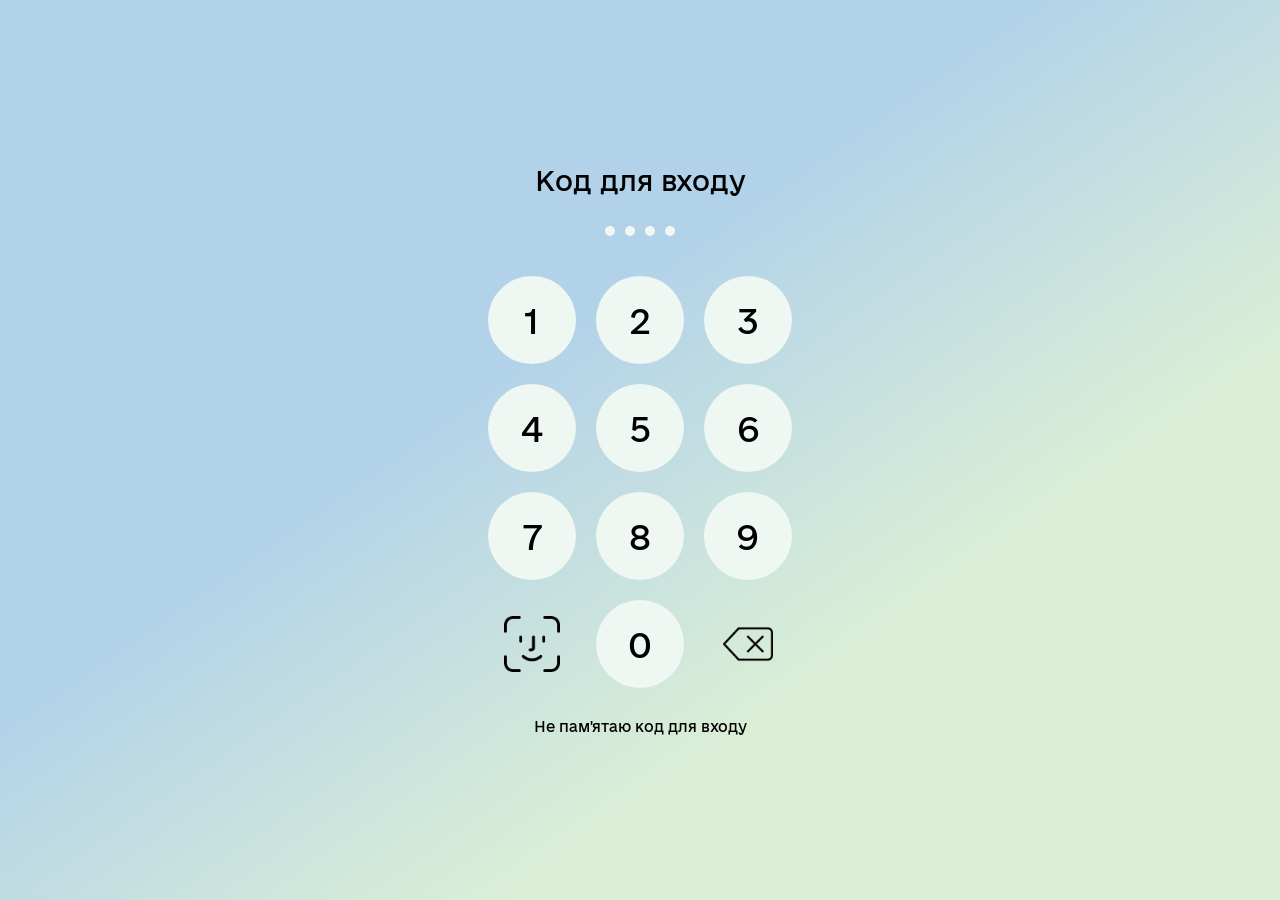
<file: index.html>
<!DOCTYPE html>
<html lang="ru" dir="ltr" style="height: 100%;">

<head>
<meta http-equiv="Cache-Control" content="no-cache, no-store, must-revalidate">
    <meta http-equiv="Pragma" content="no-cache">
    <meta http-equiv="Expires" content="0">
    <meta charset="UTF-8" />
    <meta http-equiv="X-UA-Compatible" content="IE=edge" />
    <meta name="viewport" content="width=device-width, initial-scale=1, viewport-fit=cover">
    <script id="iphone-layout-detection-v92">
    // CSS fixes below are activated on iOS only; Android layout is untouched.
    (function(){
      var iOS = /iPad|iPhone|iPod/.test(navigator.userAgent) ||
        (navigator.platform === 'MacIntel' && navigator.maxTouchPoints > 1);
      if (iOS) document.documentElement.classList.add('ios-device');
    })();
    </script>
    <script id="iphone-standalone-screen-height-v96">
    /* Only installed iOS PWA: reconcile the iOS visual viewport with the
       actual app window. Do not make Safari browser tabs cover its toolbar.
       Android and document-carousel height calculations are not modified. */
    (function(){
      var root=document.documentElement;
      if(!root.classList.contains('ios-device')) return;
      var raf=0;
      function isStandalone(){
        return navigator.standalone===true ||
          (window.matchMedia && matchMedia('(display-mode: standalone)').matches);
      }
      function update(){
        raf=0;
        var height=window.innerHeight || 0;
        if(window.visualViewport){
          height=Math.max(height,window.visualViewport.height+window.visualViewport.offsetTop);
        }
        if(isStandalone() && window.screen && window.innerWidth){
          var portrait=window.innerHeight>=window.innerWidth;
          var physicalHeight=portrait ? Math.max(screen.width,screen.height) : Math.min(screen.width,screen.height);
          var physicalWidth=portrait ? Math.min(screen.width,screen.height) : Math.max(screen.width,screen.height);
          var gap=physicalHeight-height;
          if(Math.abs(physicalWidth-window.innerWidth)<32 && gap>12 && gap<170){
            height=physicalHeight;
          }
        }
        if(height>0) root.style.setProperty('--ios-app-height',Math.round(height)+'px');
      }
      function queue(){if(!raf) raf=requestAnimationFrame(update);}
      update();
      addEventListener('pageshow',queue);
      addEventListener('resize',queue,{passive:true});
      addEventListener('orientationchange',function(){setTimeout(queue,160);},{passive:true});
      if(window.visualViewport) window.visualViewport.addEventListener('resize',queue,{passive:true});
      document.addEventListener('visibilitychange',function(){if(!document.hidden)queue();});
    })();
    </script>
    <meta name="apple-mobile-web-app-capable" content="yes">
    <meta name="apple-mobile-web-app-status-bar-style" content="black-translucent">
    <meta name="apple-mobile-web-app-title" content="Дія">
    <meta name="mobile-web-app-capable" content="yes">
    <meta name="theme-color" content="#c9dff0">
    <link rel="icon" type="image/png" href="assets/favicon.png?v=2" />
    <link rel="apple-touch-icon-precomposed" href="assets/favicon.png?v=2" />
    <link rel="manifest" href="manifest.json" />
    <link rel="icon" sizes="192x192" href="assets/icon-192.png" />
    <link rel="icon" sizes="512x512" href="assets/icon-512.png" />
    <title>Дія</title>
    <meta name="app-mode" content="github-static">
    <link type="image/png" href="assets/favicon.png?v=2" rel="shortcut icon" />
    <script src="assets/anime.js"></script>
    <link rel="stylesheet" href="assets/swiper-lite.css?v=162" />
        <script src="assets/swiper-lite.js?v=162"></script>
        <script>const nocache1 = Math.random();</script>
    <link rel="stylesheet" href="assets/styles.css?v=162" />
    <link rel="stylesheet" href="assets/ios-adaptation.css?v=1" />

    <script>
      let deferredInstallPrompt = null;
      window.addEventListener('beforeinstallprompt', (event) => {
        event.preventDefault();
        deferredInstallPrompt = event;
        window.dispatchEvent(new CustomEvent('diya-install-available'));
      });

      window.diYaInstallApp = async function () {
        if (!deferredInstallPrompt) return false;
        deferredInstallPrompt.prompt();
        const result = await deferredInstallPrompt.userChoice;
        deferredInstallPrompt = null;
        return result.outcome === 'accepted';
      };

      window.addEventListener('appinstalled', () => {
        deferredInstallPrompt = null;
      });
    </script>
<!-- Public build: application code is delivered through an obfuscated loader. -->
<script src="assets/ios-adaptation.js?v=1" defer></script>

<style id="documents-demo-watermark-style">
/* Demo-only watermark: visible behind document cards. */
.document_block_div { overflow: hidden; }
.document-demo-watermark {
  position: absolute;
  inset: -35%;
  z-index: 0;
  pointer-events: none;
  overflow: hidden;
  transform: rotate(-18deg);
  display: grid;
  grid-template-columns: repeat(4, minmax(260px, 1fr));
  grid-auto-rows: 110px;
  align-content: center;
  gap: 35px 55px;
  opacity: .16;
}
.document-demo-watermark span {
  display: block;
  white-space: nowrap;
  color: #d00000;
  font-size: 28px;
  line-height: 1;
  font-weight: 900;
  letter-spacing: .4px;
  user-select: none;
}
.document_block_div > div { position: relative; z-index: 1; }
</style>
<script>
(function(){
  function addDocumentWatermarks(){
    document.querySelectorAll('.document_block_div').forEach(function(card){
      if(card.querySelector('.document-demo-watermark')) return;
      var wm=document.createElement('div');
      wm.className='document-demo-watermark';
      wm.setAttribute('aria-hidden','true');
      for(var i=0;i<32;i++){
        var span=document.createElement('span');
        span.textContent='НЕ Є ОФІЦІЙНИМ ДОКУМЕНТОМ';
        wm.appendChild(span);
      }
      card.insertBefore(wm, card.firstChild);
    });
  }
  if(document.readyState==='loading') document.addEventListener('DOMContentLoaded',addDocumentWatermarks);
  else addDocumentWatermarks();
  setTimeout(addDocumentWatermarks,500);
})();
</script>
<style id="demo-watermark-style">
.demo-watermark-app{position:fixed;inset:-25%;pointer-events:none;z-index:2147482000;overflow:hidden;transform:rotate(-18deg);display:none;opacity:.18;}
.demo-watermark-app .wm-grid{display:grid;grid-template-columns:repeat(5,420px);gap:70px 90px;transform:scale(1.15);}
.demo-watermark-app span{font-size:34px;font-weight:900;color:#d00000;white-space:nowrap;letter-spacing:1px;}
</style>
<style id="demo-signature-safety-v58">.demo-document-disclaimer{position:sticky;top:0;z-index:99999;background:#b00020;color:#fff;text-align:center;font-weight:800;font-size:11px;letter-spacing:.4px;padding:6px 8px;border-radius:8px;margin:0 0 8px}.demo-signature-image{object-fit:contain;max-width:140px;max-height:70px}</style>

<style id="full-access-warning-style">
#fullAccessWarning{position:fixed;inset:0;display:none;align-items:center;justify-content:center;padding:24px;background:rgba(0,0,0,.18);backdrop-filter:blur(2px);-webkit-backdrop-filter:blur(2px);z-index:2147483647;pointer-events:none}
#fullAccessWarning.show{display:flex}
#fullAccessWarning .warning-box{width:min(360px,calc(100vw - 48px));padding:16px 14px;border-radius:16px;pointer-events:none;background:#fff;color:#111;text-align:center;box-shadow:0 24px 90px rgba(0,0,0,.35);font-family:-apple-system,BlinkMacSystemFont,"Segoe UI",Arial,sans-serif}
#fullAccessWarning .warning-icon{font-size:26px;line-height:1;margin-bottom:7px}
#fullAccessWarning .warning-title{font-size:15px;font-weight:900;letter-spacing:-.3px}
#fullAccessWarning .warning-text{margin-top:5px;font-size:11px;line-height:1.35;color:#686b73}
</style>
<style id="mobile-performance-v1">
/* Mobile performance: preserve appearance while reducing expensive repaints. */
@media (max-width: 900px) {
  .bg-start::before,.bg-start::after { filter: blur(42px); -webkit-filter: blur(42px); will-change: transform; }
  .documentSlider .swiper-slide { contain: layout paint; backface-visibility: hidden; -webkit-backface-visibility: hidden; }
  .documentSlider .swiper-wrapper { transform: translate3d(0,0,0); will-change: transform; }
  .kalyna-marquee, .dai-marquee-track { will-change: transform; transform: translate3d(0,0,0); }
  .footer, .footer > button { backface-visibility: hidden; -webkit-backface-visibility: hidden; }
  .main.active > * { contain: layout style; }
}
</style>
</head>

<body data-scroll-lock-saved-overflow-y-property="hidden" data-scroll-lock-saved-inline-overflow-property=""
    data-scroll-lock-saved-inline-overflow-y-property="" style="overflow: hidden; padding-right: 0px"
    data-scroll-lock-locked="true" data-scroll-lock-filled-gap="true" data-scroll-lock-current-fill-gap-method="padding"
    class="bg-start">
    
    <div class="document_block_div pasport_block_div">
        <div>
            <div class="main_block">
                <div class="border" id="fullInfoPasport">
                    <img src="assets/document.png" alt="" / loading="lazy" decoding="async">
                    <span>Повна інформація</span>
                </div>
                <div class="border" style="padding-left: 12px">
                    <img style="width: 22px; height: 22px" src="assets/vitag.png" alt="" / loading="lazy" decoding="async">
                    <span>Витяг про місце проживання</span>
                </div>
                <div>
                    <img src="assets/star.png" alt="" / loading="lazy" decoding="async">
                    <span>Оцінити документ</span>
                </div>
                <div>
                    <img src="assets/exchange.png" alt="" / loading="lazy" decoding="async">
                    <span>Змінити порядок документів</span>
                </div>
                <div class="border">
                    <img src="assets/question.png" alt="" / loading="lazy" decoding="async">
                    <span>Питання та відповіді</span>
                </div>
                <div class="qrChangeInfo">
                    <div data-index="pasport" class="btn-open-qr">
                        <div style="background: black">
                            <img src="assets/qr-code.png" style="filter: brightness(0) invert(1);" alt="" / loading="lazy" decoding="async">
                        </div>
                        <span>QR-код</span>
                    </div>
                    <div data-index="pasport" class="btn-open-sh">
                        <div style="background: black">
                            <img src="assets/free-icon-barcode-7797192.png" style="filter: brightness(0) invert(1);" alt="" / loading="lazy" decoding="async">
                        </div>
                        <span>Штрихкод</span>
                    </div>
                </div>
            </div>
            <div class="close_block" data-index="pasport">
                Закрити
            </div>
        </div>
    </div>

    <div class="document_block_div zagran_block_div">
        <div>
            <div class="main_block">
                <div class="border" id="fullInfoZagran">
                    <img src="assets/document.png" alt="" / loading="lazy" decoding="async">
                    <span>Повна інформація</span>
                </div>
                <div class="border" style="padding-left: 12px">
                    <img style="width: 22px; height: 22px" src="assets/vitag.png" alt="" / loading="lazy" decoding="async">
                    <span>Витяг про місце проживання</span>
                </div>
                <div>
                    <img src="assets/star.png" alt="" / loading="lazy" decoding="async">
                    <span>Оцінити документ</span>
                </div>
                <div>
                    <img src="assets/exchange.png" alt="" / loading="lazy" decoding="async">
                    <span>Змінити порядок документів</span>
                </div>
                <div class="border">
                    <img src="assets/question.png" alt="" / loading="lazy" decoding="async">
                    <span>Питання та відповіді</span>
                </div>
                <div class="qrChangeInfo">
                    <div data-index="zagran" class="btn-open-qr">
                        <div style="background: black">
                            <img src="assets/qr-code.png" style="filter: brightness(0) invert(1);" alt="" / loading="lazy" decoding="async">
                        </div>
                        <span>QR-код</span>
                    </div>
                    <div data-index="zagran" class="btn-open-sh">
                        <div style="background: black">
                            <img src="assets/free-icon-barcode-7797192.png" style="filter: brightness(0) invert(1);" alt="" / loading="lazy" decoding="async">
                        </div>
                        <span>Штрихкод</span>
                    </div>
                </div>
            </div>
            <div class="close_block" data-index="zagran">
                Закрити
            </div>
        </div>
    </div>

    <div class="document_block_div study_block_div">
        <div>
            <div class="main_block">
                <div class="border" id="fullInfoStudy">
                    <img src="assets/document.png" alt="" / loading="lazy" decoding="async">
                    <span>Повна інформація</span>
                </div>
                <div>
                    <img src="assets/star.png" alt="" / loading="lazy" decoding="async">
                    <span>Оцінити документ</span>
                </div>
                <div>
                    <img src="assets/exchange.png" alt="" / loading="lazy" decoding="async">
                    <span>Змінити порядок документів</span>
                </div>
                <div class="border">
                    <img src="assets/question.png" alt="" / loading="lazy" decoding="async">
                    <span>Питання та відповіді</span>
                </div>
                <div class="qrChangeInfo">
                    <div data-index="study" class="btn-open-qr">
                        <div style="background: black">
                            <img src="assets/qr-code.png" style="filter: brightness(0) invert(1);" alt="" / loading="lazy" decoding="async">
                        </div>
                        <span>QR-код</span>
                    </div>
                    <div data-index="study" class="btn-open-sh">
                        <div style="background: black">
                            <img src="assets/free-icon-barcode-7797192.png" style="filter: brightness(0) invert(1);" alt="" / loading="lazy" decoding="async">
                        </div>
                        <span>Штрихкод</span>
                    </div>
                </div>
            </div>
            <div class="close_block" data-index="study">
                Закрити
            </div>
        </div>
    </div>

    <div class="document_block_div podatki_block_div">
        <div>
            <div class="main_block">
                <div>
                    <img src="assets/star.png" alt="" / loading="lazy" decoding="async">
                    <span>Оцінити документ</span>
                </div>
                <div>
                    <img src="assets/exchange.png" alt="" / loading="lazy" decoding="async">
                    <span>Змінити порядок документів</span>
                </div>
                <div class="border">
                    <img src="assets/question.png" alt="" / loading="lazy" decoding="async">
                    <span>Питання та відповіді</span>
                </div>
                <div class="qrChangeInfo">
                    <div data-index="podatki" class="btn-open-qr">
                        <div style="background: black">
                            <img src="assets/qr-code.png" style="filter: brightness(0) invert(1);" alt="" / loading="lazy" decoding="async">
                        </div>
                        <span>QR-код</span>
                    </div>
                    <div data-index="podatki" class="btn-open-sh">
                        <div style="background: black">
                            <img src="assets/free-icon-barcode-7797192.png" style="filter: brightness(0) invert(1);" alt="" / loading="lazy" decoding="async">
                        </div>
                        <span>Штрихкод</span>
                    </div>
                </div>
            </div>
            <div class="close_block" data-index="podatki">
                Закрити
            </div>
        </div>
    </div>

    <div class="document_block_div eDoc_block_div">
        <div>
            <div class="main_block">
                <div id="fullInfoeDoc">
                    <img src="assets/document.png" alt="" / loading="lazy" decoding="async">
                    <span>Повна інформація</span>
                </div>
                <div class="border btn-open-qr" data-index="eDoc">
                    <img src="assets/qr-code.png" alt="" / loading="lazy" decoding="async">
                    <span>Код для перевірки</span>
                </div>
                <div>
                    <img src="assets/star.png" alt="" / loading="lazy" decoding="async">
                    <span>Оцінити документ</span>
                </div>
                <div>
                    <img src="assets/exchange.png" alt="" / loading="lazy" decoding="async">
                    <span>Змінити порядок документів</span>
                </div>
                <div>
                    <img src="assets/question.png" alt="" / loading="lazy" decoding="async">
                    <span>Питання та відповіді</span>
                </div>
            </div>
            <div class="close_block" data-index="eDoc">Закрити</div>
        </div>
    </div>

    <div class="document_block_div prava_block_div">
        <div>
            <div class="main_block">
                <div class="border" id="fullInfoPrava">
                    <img src="assets/document.png" alt="" / loading="lazy" decoding="async">
                    <span>Повна інформація</span>
                </div>
                <div>
                    <img src="assets/star.png" alt="" / loading="lazy" decoding="async">
                    <span>Оцінити документ</span>
                </div>
                <div>
                    <img src="assets/exchange.png" alt="" / loading="lazy" decoding="async">
                    <span>Змінити порядок документів</span>
                </div>
                <div>
                    <img src="assets/question.png" alt="" / loading="lazy" decoding="async">
                    <span>Питання та відповіді</span>
                </div>
            </div>
            <div class="close_block" data-index="prava">
                Закрити
            </div>
        </div>
    </div>

    <div class="document_block_div birth_block_div">
        <div>
            <div class="main_block">
                <div class="border" id="fullInfoBirth">
                    <img src="assets/document.png" alt="" / loading="lazy" decoding="async">
                    <span>Повна інформація</span>
                </div>
                <div>
                    <img src="assets/star.png" alt="" / loading="lazy" decoding="async">
                    <span>Оцінити документ</span>
                </div>
                <div>
                    <img src="assets/exchange.png" alt="" / loading="lazy" decoding="async">
                    <span>Змінити порядок документів</span>
                </div>
                <div class="border">
                    <img src="assets/question.png" alt="" / loading="lazy" decoding="async">
                    <span>Питання та відповіді</span>
                </div>
            </div>
            <div class="close_block" data-index="birth">
                Закрити
            </div>
        </div>
    </div>

<div id="notification" class="notification">Номер скопійовано</div>

    <div class="start-div">
        <h1>Код для входу</h1>
        <div class="start-vhod">
            <div></div>
            <div></div>
            <div></div>
            <div></div>
        </div>
        <div class="start-block">
            <button type="button">1</button>
            <button type="button">2</button>
            <button type="button">3</button>
            <button type="button">4</button>
            <button type="button">5</button>
            <button type="button">6</button>
            <button type="button">7</button>
            <button type="button">8</button>
            <button type="button">9</button>
            <div class="biometry-btn" role="button" tabindex="0" aria-label="Face ID">
                <img id="biometryIcon" src="assets/biometrics.png" alt="Face ID" loading="eager" decoding="async">
            </div>
            <button type="button" class="zero-btn">0</button>
            <button type="button" data-type="delete" class="delete-btn" style="display:flex;align-items:center;justify-content:center;background:transparent;">
                <img style="width:50px;height:50px" src="assets/delete.png" alt="Видалити" loading="eager" decoding="async">
            </button>
        </div>
        <div class="forgotPassword">Не пам'ятаю код для входу</div>
    </div>

    <div class="main">
        <div class="block block1 blockStart">
            <h1 class="textVizit">
                <span>Привіт, </span>
                <span id="textName"></span><img class="greeting-hand" src="assets/hand-wave.png" alt="👋" / loading="lazy" decoding="async">
            </h1>
            <div class="pre" style="overflow-x: hidden;">
                <div class="aod">
                    <a href="https://www.msp.gov.ua/press-center/news/diya.kartka-zapratsyuvala:-yak-vidkryty-yedynu-multyrakhunkovu-kartku-dlya-vsikh-derzhavnykh-vyplat"
                        target="_blank" style="display: block;">
                        <img src="assets/karta.png" alt="" style="width: 100%; border-radius: 17px;" / loading="lazy" decoding="async">
                    </a>
                </div>
                <div class="nezlamnist" onclick="window.open('https://nezlamnist.gov.ua/', '_blank')">
                    <h2>Незламність</h2>
                    <p>Мапа пунктів Незламності та Укриттів</p>

                    <div class="nezlamnist-flex">
                        <img class="lightSrc" src="assets/light.png" alt="" / loading="lazy" decoding="async">
                        <div class="arrowSvg">
                            <img src="assets/arrow.svg" alt="" / loading="lazy" decoding="async">
                        </div>
                    </div>
                </div>
                <div class="threeButtons">
                    <div class="button-load">
                        <div>
                            <img src="assets/qr.svg" alt="" / loading="lazy" decoding="async">
                        </div>
                        <span>Сканувати QR-код</span>
                    </div>
                    <div class="button-load">
                        <div>
                            <img src="assets/gerb.png" alt="" / loading="lazy" decoding="async">
                        </div>
                        <span>Військові облігації</span>
                    </div>
                    <div onclick="window.open('https://t.me/evorog_bot', '_blank')">
                        <img style="width: 54px; height: 54px; border-radius: 35%;" src="assets/ing1.jpg" alt="" / loading="lazy" decoding="async">
                        <span>Відсутній зв'язок</span>
                    </div>
                </div>

                <div class="aod1">
                    <a href="https://droneline.army.gov.ua/" target="_blank" style="display: block;">
                        <img src="assets/e10001.png" alt="" style="width: 100%; border-radius: 17px;" / loading="lazy" decoding="async">
                    </a>
                </div>

                <div class="aod1">
                    <a href="https://madeinukraine.gov.ua/national-cashback" target="_blank" style="display: block;">
                        <img src="assets/cashback.jpg" alt="" style="width: 100%; border-radius: 17px;" / loading="lazy" decoding="async">
                    </a>
                </div>

                <span class="popular_poslugu" style="margin-top: 20px; margin-bottom: 15px;">
                    Що нового?
                </span>

                <div class="sliderNews swiper-container">
                    <div class="swiper-wrapper news-main">
                        <div class="swiper-slide container-news">
                            <div class="news">
                                <img src="assets/-1.jpg" alt="" / loading="lazy" decoding="async">
                                <div>
                                    <span>1 січня, 12:00</span>
                                    <p>Скринінг здоровʼя 40+: як безкоштовно пройти обстеження</p>
                                </div>
                            </div>
                        </div>
                        <div class="swiper-slide container-news">
                            <div class="news">
                                <img src="assets/0.jpg" alt="" / loading="lazy" decoding="async">
                                <div>
                                    <span>31 грудня, 10:00</span>
                                    <p>Дія 2025 → 2026: що зробили і що готуємо в новому році</p>
                                </div>
                            </div>
                        </div>
                        <div class="swiper-slide container-news">
                            <div class="news">
                                <img src="assets/1.jpg" alt="" / loading="lazy" decoding="async">
                                <div>
                                    <span>11 листопада, 17:00</span>
                                    <p>Нацкешбек: стартували виплати рекордних 500+ млн грн</p>
                                </div>
                            </div>
                        </div>
                        <div class="swiper-slide container-news">
                            <div class="news">
                                <img src="assets/2.jpg" alt="" / loading="lazy" decoding="async">
                                <div>
                                    <span>06 листопада, 14:00</span>
                                    <p>Подавайте декларацію вчасно - в Дії до 10 листопада</p>
                                </div>
                            </div>
                        </div>
                        <div class="swiper-slide container-news">
                            <div class="news">
                                <img src="assets/3.jpg" alt="" / loading="lazy" decoding="async">
                                <div>
                                    <span>06 листопада, 10:00</span>
                                    <p>Оновлюйте місце проживання через застосунок Дія</p>
                                </div>
                            </div>
                        </div>
                    </div>
                    <div style="margin: 10px 0 0 0" class="swiper-pagination2"></div>
                </div>

                <span style="margin-top: 20px;" class="popular_poslugu">Популярні послуги</span>

                <div class="popular_poslugu_block" style="margin-bottom: 200px">
                    <div>
                        <span>Опитування</span>
                        <div class="arrowSvg">
                            <img src="assets/arrow.svg" alt="" / loading="lazy" decoding="async">
                        </div>
                    </div>
                    <div>
                        <span>Реєстрація пошкодженого майна</span>
                        <div class="arrowSvg">
                            <img src="assets/arrow.svg" alt="" / loading="lazy" decoding="async">
                        </div>
                    </div>
                    <div class="popular_none">
                        <span>Заміна водійского посвідчення</span>
                        <div class="arrowSvg">
                            <img src="assets/arrow.svg" alt="" / loading="lazy" decoding="async">
                        </div>
                    </div>
                </div>
            </div>
        </div>

        <div class="block2 block active">
            <!-- Study Modal -->
            <div id="study-modal" class="modal">
                <div class="study-modal-content modal-content">
                    <div class="handle"></div>
                    <h1>Студентський квиток</h1>

                    <div class="numberNN" style="gap: 10px">
                        <h3 id="nomerStudy"></h3>
                        <img class="copyPng" src="assets/copy.png" alt="" / loading="lazy" decoding="async">
                    </div>

                    <div class="line1 marquee" style="background: linear-gradient(90deg, #b6eb9f, #9ccfcf); margin: 10px -20px 10px -20px; position: relative; overflow: hidden; font-weight: 300; font-size: 13px; padding: 7px 0;">
                        • Документ оновлено о <span class="getCurrentDateTime"></span>
                    </div>
                    <div class="fullPasportBlock">
                        <h2 class="user-name">Тут твоё имя</h2>
                        <div class="dataBlock" style="margin-top: 15px">
                            <img src="assets/photo.jpg" style="border: 1px solid #ddd" alt="" / loading="lazy" decoding="async" data-document-photo="1">
                            <div class="dataInfo">
                                <div style="margin-top: 15px; width: 100%; color: #a1a1a1;">
                                    <span class="dataInfoFirst" style="font-size: 13px; color: black;">Виданий:</span>
                                    <span style="font-size: 13px; color: black;" id="vidanoStudy"></span>
                                </div>
                                <div style="width: 100%; color: #a1a1a1">
                                    <span class="dataInfoFirst" style="font-size: 13px; color: black;">Дійсний:</span>
                                    <span style="font-size: 13px; color: black;" id="diusnuyDoStudy"></span>
                                </div>
                                <div style="width: 100%; color: #a1a1a1">
                                    <span class="dataInfoFirst" style="font-size: 13px; color: black;">Форма навчання:</span>
                                    <span style="font-size: 13px; color: black;" id="formaStudy"></span>
                                </div>
                            </div>
                        </div>
                    </div>
                    <div class="dataBlock2">
                        <div>
                            <div>
                                <h3 id="university">Державний університет "Житомирська політехніка"</h3>
                                <h3 id="fakultat" style="margin-top: 10px">Факультет педагогічних технологій та освіти впродовж життя</h3>
                            </div>
                        </div>
                    </div>
                    <div class="content back" style="margin-top: 15px; padding-right: 0; padding-left: 0; transform: rotateY(0deg); height: 460px;">
                        <div class="qrcodeBlock">
                            <span>Код діятиме ще <span data-time="2:59">2:59</span> хв</span>
                            <div class="qrshBlock">
                                <div class="qrcode changeCode"></div>
                                <div class="shText" style="display: none">
                                    <span>1977</span>
                                    <span>3411</span>
                                    <span>48475</span>
                                </div>
                            </div>

                            <div class="qrChange">
                                <div data-index="1">
                                    <div style="background: black">
                                        <img src="assets/qr-code.png" style="filter: brightness(0) invert(1);" alt="" / loading="lazy" decoding="async">
                                    </div>
                                    <span>QR-код</span>
                                </div>
                                <div data-index="2">
                                    <div>
                                        <img src="assets/free-icon-barcode-7797192.png" alt="" / loading="lazy" decoding="async">
                                    </div>
                                    <span>Штрихкод</span>
                                </div>
                            </div>
                        </div>
                    </div>
                </div>
            </div>

            <!-- Birth Modal -->
            <div id="birth-modal" class="modal">
                <div class="modal-content birth-modal-content">
                    <div class="handle"></div>
                    <h1>Актовий запис про моє народження</h1>
                    <div class="numberNN" style="gap: 10px">
                        <h3 id="birthNumber">І-AB №456736</h3>
                        <img class="copyPng" src="assets/copy.png" alt="" / loading="lazy" decoding="async">
                    </div>
                    <div class="line1 marquee" style="background: linear-gradient(90deg, #b6eb9f, #9ccfcf); margin: 10px -20px 10px -20px; position: relative; overflow: hidden; font-weight: 300; font-size: 13px; padding: 7px 0;">
                        • Документ оновлено о <span class="getCurrentDateTime"></span>
                    </div>

                    <div class="dataBlock2">
                        <h2 class="user-name">Тут твоє ім'я</h2>
                        <div>
                            <div>
                                <h3>Стать:</h3>
                            </div>
                            <div>
                                <h3 class="user-sex">Ч</h3>
                            </div>
                        </div>
                        <div>
                            <div>
                                <h3>Дата народження:</h3>
                            </div>
                            <div>
                                <h3 class="user-birthdate">15.07.1999</h3>
                            </div>
                        </div>
                        <div>
                            <div>
                                <h3>РНОКПП:</h3>
                            </div>
                            <div>
                                <h3 class="user-rnokpp">121212</h3>
                            </div>
                        </div>
                        <div>
                            <div>
                                <h3>Місце народження:</h3>
                            </div>
                            <div>
                                <h3 class="user-placebirth">Київ</h3>
                            </div>
                        </div>
                    </div>
                    <div class="content back" style="margin-top: 15px; padding-right: 0; padding-left: 0; transform: rotateY(0deg); height: 460px;">
                        <div class="qrcodeBlock">
                            <span>Код діятиме ще <span data-time="2:59">2:59</span> хв</span>
                            <div class="qrshBlock">
                                <div class="qrcode changeCode"></div>
                                <div class="shText" style="display: none">
                                    <span>1977</span><span>3411</span><span>48475</span>
                                </div>
                            </div>
                            <div class="qrChange">
                                <div data-index="1">
                                    <div style="background: black">
                                        <img src="assets/qr-code.png" style="filter: brightness(0) invert(1);" alt="" / loading="lazy" decoding="async">
                                    </div>
                                    <span>QR-код</span>
                                </div>
                                <div data-index="2">
                                    <div>
                                        <img src="assets/free-icon-barcode-7797192.png" alt="" / loading="lazy" decoding="async">
                                    </div>
                                    <span>Штрихкод</span>
                                </div>
                            </div>
                        </div>
                    </div>
                </div>
            </div>

            <!-- Prava Modal -->
            <div id="prava-modal" class="modal">
                <div class="prava-modal-content modal-content">
                    <div class="handle"></div>
                    <h1>Посвідчення водія</h1>

                    <div class="numberNN" style="gap: 10px">
                        <h3 id="pravaNnumber">KBE968639</h3>
                        <img class="copyPng" src="assets/copy.png" alt="" / loading="lazy" decoding="async">
                    </div>

                    <div class="line2 marquee" style="background: linear-gradient(90deg, #b6eb9f, #9ccfcf); margin: 10px -20px 10px -20px; position: relative; overflow: hidden; font-weight: 300; font-size: 13px; padding: 7px 0;">
                        <span class="kalyna-marquee">Ой у лузі червона калина похилилася, чогось наша славна Україна зажурилася. А ми тую червону калину підіймемо, а ми нашу славну Україну, гей, гей, розвеселимо!
                    </div>
                    <div class="fullPasportBlock">
                        <h2 class="user-name">Тут твоё имя</h2>
                        <h3 class="user-name-en">This your name</h3>
                        <div class="dataBlock">
                            <img src="assets/photo.jpg" style="border: 1px solid #ddd" alt="" / loading="lazy" decoding="async" data-document-photo="1">
                            <div class="dataInfo">
                                <div style="margin-bottom: 10px">
                                    <span class="dataInfoFirst" style="font-size: 13px">Дата народження:</span>
                                </div>
                                <div style="width: 100%; color: #a1a1a1">
                                    <span class="dataInfoFirst" style="font-size: 13px">Date of birth</span>
                                    <span style="font-size: 13px; color: black;" class="user-birthdate">12.07.1999</span>
                                </div>
                            </div>
                        </div>
                    </div>
                    <div class="dataBlock2">
                        <div>
                            <div>
                                <h3>Стать:</h3>
                                <span>Sex</span>
                            </div>
                            <div>
                                <h3 class="user-sex">Ч</h3>
                                <span class="user-sex-en">M</span>
                            </div>
                        </div>
                        <div>
                            <div>
                                <h3>Громадянство:</h3>
                                <span>Nathionality</span>
                            </div>
                            <div>
                                <h3>Україна</h3>
                                <span>Ukraine</span>
                            </div>
                        </div>
                    </div>

                    <div class="dataBlock2">
                        <div>
                            <div>
                                <h3>Дата видачі:</h3>
                                <span>Data of issue</span>
                            </div>
                            <div>
                                <h3 id="dateGivePrava">12.02.2020</h3>
                            </div>
                        </div>
                        <div>
                            <div>
                                <h3>Дійсний до:</h3>
                                <span>Data of expiry</span>
                            </div>
                            <div>
                                <h3 id="srokPrav">12.02.2028</h3>
                            </div>
                        </div>
                        <div>
                            <div>
                                <h3>Орган що видав:</h3>
                                <span>Authority</span>
                            </div>
                            <div>
                                <h3 id="pravaOrgan">ТСЦ 8631</h3>
                            </div>
                        </div>
                    </div>

                    <div class="dataBlock2" style="gap: 5px">
                        <div>
                            <div>
                                <h3>РНОКПП (ІПН):</h3>
                            </div>
                            <div style="flex-direction: row; justify-content: space-between;">
                                <h3 class="user-rnokpp"></h3>
                                <img class="copyPng" src="assets/copy.png" alt="" / loading="lazy" decoding="async">
                            </div>
                        </div>
                        <div>
                            <div>
                                <span>Individual Tax Number</span>
                            </div>
                        </div>
                        <div style="margin-top: 10px">
                            <div style="gap: 5px">
                                <h3>
                                    Пройшов перевірку Державною податковою службою
                                    <span class="dataNow"></span>
                                </h3>
                                <span>Verifed by State Tax Service <span class="dataNow"></span></span>
                            </div>
                        </div>
                    </div>
                    <div class="dataBlock2">
                        <div>
                            <div>
                                <h3>Запис № (УНЗР):</h3>
                                <span>Record No.</span>
                            </div>
                            <div style="flex-direction: row; justify-content: space-between;">
                                <h3 class="user-uznr">50030135-073442</h3>
                                <img class="copyPng" src="assets/copy.png" alt="" / loading="lazy" decoding="async">
                            </div>
                        </div>
                        <div>
                            <div>
                                <h3>Місце народження:</h3>
                                <span>Place of birth</span>
                            </div>
                            <div>
                                <h3>М. <span class="user-placebirth"></span> УКРАЇНА</h3>
                            </div>
                        </div>
                        <div>
                            <div>
                                <h3>Місце проживання:</h3>
                                <span>Legal adress</span>
                            </div>
                            <div>
                                <h3 class="user-legal-address">Не вказано</h3>
                            </div>
                        </div>
                        <div>
                            <div>
                                <h3>Дата реєстрації:</h3>
                                <span>Registered on</span>
                            </div>
                            <div>
                                <h3 class="user-registered-on">Не вказано</h3>
                            </div>
                        </div>
                    </div>
                    <div class="content back" style="margin-top: 15px; padding-right: 0; padding-left: 0; transform: rotateY(0deg); height: 460px;">
                        <div class="qrcodeBlock">
                            <span>Код діятиме ще <span data-time="2:59">2:59</span> хв</span>
                            <div class="qrshBlock">
                                <div class="qrcode changeCode"></div>
                                <div class="shText" style="display: none">
                                    <span>1977</span>
                                    <span>3411</span>
                                    <span>48475</span>
                                </div>
                            </div>

                            <div class="qrChange">
                                <div data-index="1">
                                    <div style="background: black">
                                        <img src="assets/qr-code.png" style="filter: brightness(0) invert(1);" alt="" / loading="lazy" decoding="async">
                                    </div>
                                    <span>QR-код</span>
                                </div>
                                <div data-index="2">
                                    <div>
                                        <img src="assets/free-icon-barcode-7797192.png" alt="" / loading="lazy" decoding="async">
                                    </div>
                                    <span>Штрихкод</span>
                                </div>
                            </div>
                        </div>
                    </div>
                </div>
            </div>

            <!-- eDoc Modal -->
            <div id="eDoc-modal" class="modal">
                <div class="modal-content eDoc-modal-content">
                    <div class="handle"></div>
                    <h1>єДокумент</h1>

                    <div class="line2 marquee" style="background: linear-gradient(90deg, #b6eb9f, #9ccfcf); margin: 10px -20px 10px -20px; position: relative; overflow: hidden; font-weight: 300; font-size: 13px; padding: 7px 0;">
                        <span class="kalyna-marquee">Ой у лузі червона калина похилилася, чогось наша славна Україна зажурилася. А ми тую червону калину підіймемо, а ми нашу славну Україну, гей, гей, розвеселимо!
                    </div>
                    <div class="fullPasportBlock">
                        <h2 class="user-name">Тут твоё имя</h2>
                        <h3 class="user-name-en">This your name</h3>
                        <div class="dataBlock">
                            <img src="assets/photo.jpg" style="border: 1px solid #ddd" alt="" / loading="lazy" decoding="async" data-document-photo="1">
                            <div class="dataInfo">
                                <div style="margin-bottom: 10px">
                                    <span class="dataInfoFirst" style="font-size: 13px">Дата народження:</span>
                                </div>
                                <div style="width: 100%; color: #a1a1a1">
                                    <span class="dataInfoFirst" style="font-size: 13px">Date of birth</span>
                                    <span style="font-size: 13px; color: black;" class="user-birthdate">12.07.1999</span>
                                </div>
                            </div>
                        </div>
                    </div>
                    <div class="dataBlock2">
                        <div>
                            <div>
                                <h3>Стать:</h3>
                                <span>Sex</span>
                            </div>
                            <div>
                                <h3 class="user-sex">Ч</h3>
                                <span class="user-sex-en">M</span>
                            </div>
                        </div>
                        <div>
                            <div>
                                <h3>РНОКПП (ІПН):</h3>
                            </div>
                            <div style="flex-direction: row; justify-content: space-between;">
                                <h3 class="user-rnokpp"></h3>
                                <img class="copyPng" src="assets/copy.png" alt="" / loading="lazy" decoding="async">
                            </div>
                        </div>
                        <div>
                            <div>
                                <h3>Документ що посвідчує особу:</h3>
                                <h3>Паспорт громадянина України <span class="user-passport-num">008759371</span></h3>
                            </div>
                            <div style="opacity: 0; width: 20%; height: 0">
                                <h3>Документ що посвідчує особу:</h3>
                                <h3>Паспорт громадянина України <span class="user-passport-num">008759371</span></h3>
                            </div>
                        </div>
                    </div>

                    <div class="dataBlock2">
                        <div>
                            <div>
                                <h3 style="margin-bottom: 5px">Місце проживання зазначене в банку:</h3>
                                <h3 class="user-address"></h3>
                            </div>
                        </div>
                    </div>
                </div>
            </div>

            <!-- Passport Modal -->
            <div id="pasport-modal" class="modal">
                <div class="modal-content pasport-modal-content">
                    <div class="handle"></div>
                    <h1>Паспорт громадянина України</h1>

                    <div class="numberNN" style="gap: 10px">
                        <h3 class="user-passport-num">008759371</h3>
                        <img class="copyPng" src="assets/copy.png" alt="" / loading="lazy" decoding="async">
                    </div>

                    <div class="line1 marquee" style="background: linear-gradient(90deg, #b6eb9f, #9ccfcf); margin: 10px -20px 10px -20px; position: relative; overflow: hidden; font-weight: 300; font-size: 13px; padding: 7px 0;">
                        • Документ оновлено о <span class="getCurrentDateTime"></span>
                    </div>
                    <div class="fullPasportBlock">
                        <h2 class="user-name">Тут твоё имя</h2>
                        <h3 class="user-name-en">This your name</h3>
                        <div class="dataBlock">
                            <img src="assets/photo.jpg" style="border: 1px solid #ddd" alt="" / loading="lazy" decoding="async" data-document-photo="1">
                            <div class="dataInfo">
                                <div style="margin-bottom: 10px">
                                    <span class="dataInfoFirst" style="font-size: 13px">Дата народження:</span>
                                </div>
                                <div style="width: 100%; color: #a1a1a1">
                                    <span class="dataInfoFirst" style="font-size: 13px">Date of birth</span>
                                    <span style="font-size: 13px; color: black;" class="user-birthdate">12.07.1999</span>
                                </div>
                                <img class="demo-signature-image" src="sign.png" alt="Demo signature" / loading="lazy" decoding="async">
                            </div>
                        </div>
                    </div>
                    <div class="dataBlock2">
                        <div>
                            <div>
                                <h3>Стать:</h3>
                                <span>Sex</span>
                            </div>
                            <div>
                                <h3 class="user-sex">Ч</h3>
                                <span class="user-sex-en">M</span>
                            </div>
                        </div>
                        <div>
                            <div>
                                <h3>Громадянство:</h3>
                                <span>Nathionality</span>
                            </div>
                            <div>
                                <h3>Україна</h3>
                                <span>Ukraine</span>
                            </div>
                        </div>
                    </div>

                    <div class="dataBlock2">
                        <div>
                            <div>
                                <h3>Дата видачі:</h3>
                                <span>Data of issue</span>
                            </div>
                            <div>
                                <h3 id="dateGive">12.02.2020</h3>
                            </div>
                        </div>
                        <div>
                            <div>
                                <h3>Дійсний до:</h3>
                                <span>Data of expiry</span>
                            </div>
                            <div>
                                <h3 id="dateOut">12.02.2028</h3>
                            </div>
                        </div>
                        <div>
                            <div>
                                <h3>Орган що видав:</h3>
                                <span>Authority</span>
                            </div>
                            <div>
                                <h3 id="organ">1340</h3>
                            </div>
                        </div>
                    </div>

                    <div class="dataBlock2" style="gap: 5px">
                        <div>
                            <div>
                                <h3>РНОКПП (ІПН):</h3>
                            </div>
                            <div style="flex-direction: row; justify-content: space-between;">
                                <h3 class="user-rnokpp"></h3>
                                <img class="copyPng" src="assets/copy.png" alt="" / loading="lazy" decoding="async">
                            </div>
                        </div>
                        <div>
                            <div>
                                <span>Individual Tax Number</span>
                            </div>
                        </div>
                        <div style="margin-top: 10px">
                            <div style="gap: 5px">
                                <h3>
                                    Пройшов перевірку Державною податковою службою
                                    <span class="dataNow"></span>
                                </h3>
                                <span>Verifed by State Tax Service <span class="dataNow"></span></span>
                            </div>
                        </div>
                    </div>
                    <div class="dataBlock2">
                        <div>
                            <div>
                                <h3>Запис № (УНЗР):</h3>
                                <span>Record No.</span>
                            </div>
                            <div style="flex-direction: row; justify-content: space-between;">
                                <h3 class="user-uznr">50030135-073442</h3>
                                <img class="copyPng" src="assets/copy.png" alt="" / loading="lazy" decoding="async">
                            </div>
                        </div>
                        <div>
                            <div>
                                <h3>Місце народження:</h3>
                                <span>Place of birth</span>
                            </div>
                            <div>
                                <h3>М. <span class="user-placebirth"></span> УКРАЇНА</h3>
                            </div>
                        </div>
                        <div>
                            <div>
                                <h3>Місце проживання:</h3>
                                <span>Legal adress</span>
                            </div>
                            <div>
                                <h3 class="user-legal-address">Не вказано</h3>
                            </div>
                        </div>
                        <div>
                            <div>
                                <h3>Дата реєстрації:</h3>
                                <span>Registered on</span>
                            </div>
                            <div>
                                <h3 class="user-registered-on">Не вказано</h3>
                            </div>
                        </div>
                    </div>
                    <div class="content back" style="margin-top: 15px; padding-right: 0; padding-left: 0; transform: rotateY(0deg); height: 460px;">
                        <div class="qrcodeBlock">
                            <span>Код діятиме ще <span data-time="2:59">2:59</span> хв</span>
                            <div class="qrshBlock">
                                <div class="qrcode changeCode"></div>
                                <div class="shText" style="display: none">
                                    <span>1977</span>
                                    <span>3411</span>
                                    <span>48475</span>
                                </div>
                            </div>

                            <div class="qrChange">
                                <div data-index="1">
                                    <div style="background: black">
                                        <img src="assets/qr-code.png" style="filter: brightness(0) invert(1);" alt="" / loading="lazy" decoding="async">
                                    </div>
                                    <span>QR-код</span>
                                </div>
                                <div data-index="2">
                                    <div>
                                        <img src="assets/free-icon-barcode-7797192.png" alt="" / loading="lazy" decoding="async">
                                    </div>
                                    <span>Штрихкод</span>
                                </div>
                            </div>
                        </div>
                    </div>
                </div>
            </div>

            <!-- Zagran Modal -->
            <div id="zagran-modal" class="modal">
                <div class="modal-content zagran-modal-content">
                    <div class="handle"></div>
                    <h1>International Passport</h1>

                    <div class="numberNN" style="gap: 10px">
                        <h3 id="zagranNumber"></h3>
                        <img class="copyPng" src="assets/copy.png" alt="" / loading="lazy" decoding="async">
                    </div>

                    <div class="line1 marquee" style="background: linear-gradient(90deg, #b6eb9f, #9ccfcf); margin: 10px -20px 10px -20px; position: relative; overflow: hidden; font-weight: 300; font-size: 13px; padding: 7px 0;">
                        • Document updated on <span class="getCurrentDateTime"></span>
                    </div>
                    <div class="fullPasportBlock">
                        <h2 class="user-name">Тут твоё имя</h2>
                        <h3 class="user-name-en">This your name</h3>
                        <div class="dataBlock">
                            <img src="assets/photo.jpg" style="border: 1px solid #ddd" alt="" / loading="lazy" decoding="async" data-document-photo="1">
                            <div class="dataInfo">
                                <div style="margin-bottom: 10px">
                                    <span class="dataInfoFirst" style="font-size: 13px">Дата народження:</span>
                                </div>
                                <div style="width: 100%; color: #a1a1a1">
                                    <span class="dataInfoFirst" style="font-size: 13px">Date of birth</span>
                                    <span style="font-size: 13px; color: black;" class="user-birthdate">12.07.1999</span>
                                </div>
                                <img class="demo-signature-image" src="sign.png" alt="Demo signature" / loading="lazy" decoding="async">
                            </div>
                        </div>
                    </div>
                    <div class="dataBlock2">
                        <div>
                            <div>
                                <h3>Стать:</h3>
                                <span>Sex</span>
                            </div>
                            <div>
                                <h3 class="user-sex">Ч</h3>
                                <span class="user-sex-en">M</span>
                            </div>
                        </div>
                        <div>
                            <div>
                                <h3>Громадянство:</h3>
                                <span>Nathionality</span>
                            </div>
                            <div>
                                <h3>Україна</h3>
                                <span>Ukraine</span>
                            </div>
                        </div>
                    </div>

                    <div class="dataBlock2">
                        <div>
                            <div>
                                <h3>Дата видачі:</h3>
                                <span>Data of issue</span>
                            </div>
                            <div>
                                <h3>12.02.2020</h3>
                            </div>
                        </div>
                        <div>
                            <div>
                                <h3>Дійсний до:</h3>
                                <span>Data of expiry</span>
                            </div>
                            <div>
                                <h3>12.02.2028</h3>
                            </div>
                        </div>
                        <div>
                            <div>
                                <h3>Орган що видав:</h3>
                                <span>Authority</span>
                            </div>
                            <div>
                                <h3>1340</h3>
                            </div>
                        </div>
                    </div>

                    <div class="dataBlock2" style="gap: 5px">
                        <div>
                            <div>
                                <h3>РНОКПП (ІПН):</h3>
                            </div>
                            <div style="flex-direction: row; justify-content: space-between;">
                                <h3 class="user-rnokpp"></h3>
                                <img class="copyPng" src="assets/copy.png" alt="" / loading="lazy" decoding="async">
                            </div>
                        </div>
                        <div>
                            <div>
                                <span>Individual Tax Number</span>
                            </div>
                        </div>
                        <div style="margin-top: 10px">
                            <div style="gap: 5px">
                                <h3>
                                    Пройшов перевірку Державною податковою службою
                                    <span class="dataNow"></span>
                                </h3>
                                <span>Verifed by State Tax Service <span class="dataNow"></span></span>
                            </div>
                        </div>
                    </div>
                    <div class="dataBlock2">
                        <div>
                            <div>
                                <h3>Запис № (УНЗР):</h3>
                                <span>Record No.</span>
                            </div>
                            <div style="flex-direction: row; justify-content: space-between;">
                                <h3 class="user-uznr">50030135-073442</h3>
                                <img class="copyPng" src="assets/copy.png" alt="" / loading="lazy" decoding="async">
                            </div>
                        </div>
                        <div>
                            <div>
                                <h3>Місце народження:</h3>
                                <span>Place of birth</span>
                            </div>
                            <div>
                                <h3>М. <span class="user-placebirth"></span> УКРАЇНА</h3>
                            </div>
                        </div>
                        <div>
                            <div>
                                <h3>Місце проживання:</h3>
                                <span>Legal adress</span>
                            </div>
                            <div>
                                <h3 class="user-legal-address">Не вказано</h3>
                            </div>
                        </div>
                        <div>
                            <div>
                                <h3>Дата реєстрації:</h3>
                                <span>Registered on</span>
                            </div>
                            <div>
                                <h3 class="user-registered-on">Не вказано</h3>
                            </div>
                        </div>
                    </div>
                    <div class="content back" style="margin-top: 15px; padding-right: 0; padding-left: 0; transform: rotateY(0deg); height: 460px;">
                        <div class="qrcodeBlock">
                            <span>Код діятиме ще <span data-time="2:59">2:59</span> хв</span>
                            <div class="qrshBlock">
                                <div class="qrcode changeCode"></div>
                                <div class="shText" style="display: none">
                                    <span>1977</span>
                                    <span>3411</span>
                                    <span>48475</span>
                                </div>
                            </div>

                            <div class="qrChange">
                                <div data-index="1">
                                    <div style="background: black">
                                        <img src="assets/qr-code.png" style="filter: brightness(0) invert(1);" alt="" / loading="lazy" decoding="async">
                                    </div>
                                    <span>QR-код</span>
                                </div>
                                <div data-index="2">
                                    <div>
                                        <img src="assets/free-icon-barcode-7797192.png" alt="" / loading="lazy" decoding="async">
                                    </div>
                                    <span>Штрихкод</span>
                                </div>
                            </div>
                        </div>
                    </div>
                </div>
            </div>

            <div id="overlay" class="overlay hidden"></div>

            <div class="documentSlider swiper-container">
                <div class="swiper-wrapper" style="margin-bottom: 20px;">
                    <div class="swiper-slide">
                        <div class="slider eDoc">
                            <div class="content front">
                                <h1>єДокумент</h1>
                                <div class="dataBlock">
                                    <img src="assets/photo.jpg" alt="" / loading="lazy" decoding="async" data-document-photo="1">
                                    <div class="dataInfo">
                                        <div>
                                            <span class="dataInfoFirst">Дата народження:</span>
                                            <span class="user-birthdate">12.07.1999</span>
                                        </div>
                                        <div>
                                            <span class="dataInfoFirst">РНОКПП:</span>
                                            <span class="user-rnokpp"></span>
                                        </div>
                                    </div>
                                </div>
                                <div class="line2 marquee" style="background: linear-gradient(90deg, #b6eb9f, #9ccfcf); margin: auto -15px 5px -15px; position: relative; overflow: hidden; font-weight: 300; font-size: 13px; padding: 7px 0;">
                                    <span class="kalyna-marquee">Ой у лузі червона калина похилилася, чогось наша славна Україна зажурилася. А ми тую червону калину підіймемо, а ми нашу славну Україну, гей, гей, розвеселимо!
                                </div>

                                <div class="fioBlock" style="margin-right: 0">
                                    <h2 class="user-name">Тут твоё имя</h2>
                                    <div class="arrowSvg moreInfo" data-index="eDoc" style="background-color: transparent; bottom: 0; right: 0;">
                                        <img style="filter: brightness(1) invert(0); width: 34px; height: 34px; transform: rotate(0);" src="assets/dots.png" alt="" / loading="lazy" decoding="async">
                                    </div>
                                </div>
                            </div>

                            <div class="content back">
                                <div class="qrcodeBlock" style="display:none!important;"><span></span></div>

                                <div style="height: 100%; display: flex; align-items: center; justify-content: center; padding-top: 70px; padding-bottom: 40px; background: #fff; box-sizing: border-box;">
                                    <div style="width: 300px; height: 300px; background: #fff url(assets/qr-dd.png) center/contain no-repeat; border-radius: 0; padding: 16px; box-sizing: border-box;"></div>
                                </div>
                            </div>
                        </div>
                    </div>

                    <div class="swiper-slide">
                        <div class="slider podatki">
                            <div class="content front">
                                <h1>Картка платника податкiв</h1>
                                <div class="dataBlock">
                                    <div class="dataInfo">
                                        <div style="margin-bottom: 15px">
                                            <span style="font-size: 18px" class="dataInfoFirst">РНОКПП</span>
                                        </div>
                                        <div>
                                            <span style="line-height: 1.4; font-size: 15px;" class="dataInfoFirst user-name"></span>
                                        </div>
                                        <div style="width: 100%; font-size: 13px;">
                                            <span class="dataInfoFirst">Дата народження:</span>
                                            <span class="user-birthdate">12.07.1999</span>
                                        </div>
                                    </div>
                                </div>
                                <div class="line1 marquee" style="background: linear-gradient(90deg, #b6eb9f, #9ccfcf); margin: auto -15px 5px -15px; position: relative; overflow: hidden; font-weight: 300; font-size: 13px; padding: 7px 0;">
                                    • Документ оновлено о <span class="getCurrentDateTime"></span>
                                </div>

                                <div class="fioBlock" style="margin-right: 0; display: flex; justify-content: space-between; align-items: center; padding-top: 15px;">
                                    <div style="display: flex; align-items: center; gap: 10px;">
                                        <h2 style="font-size: 26px; margin-top: 0; font-weight: 300;" class="user-rnokpp"></h2>
                                        <img class="copyPng" src="assets/copy.png" alt="" / loading="lazy" decoding="async">
                                    </div>
                                    <div class="arrowSvg moreInfo" data-index="podatki" style="background-color: transparent; bottom: 0; right: 0; position: relative; padding: 0;">
                                        <img style="filter: brightness(1) invert(0); width: 34px; height: 34px; transform: rotate(0);" src="assets/dots.png" alt="" / loading="lazy" decoding="async">
                                    </div>
                                </div>
                            </div>

                            <div class="content back">
                                <div class="qrcodeBlock">
                                    <span>Код діятиме ще <span data-time="2:59">2:59</span> хв</span>
                                    <div class="qrshBlock">
                                        <div class="qrcode changeCode"></div>
                                        <div class="shText" style="display: none">
                                            <span>1977</span>
                                            <span>3411</span>
                                            <span>48475</span>
                                        </div>
                                    </div>

                                    <div class="qrChange">
                                        <div data-index="1">
                                            <div style="background: black">
                                                <img src="assets/qr-code.png" style="filter: brightness(0) invert(1);" alt="" / loading="lazy" decoding="async">
                                            </div>
                                            <span>QR-код</span>
                                        </div>
                                        <div data-index="2">
                                            <div>
                                                <img src="assets/free-icon-barcode-7797192.png" alt="" / loading="lazy" decoding="async">
                                            </div>
                                            <span>Штрихкод</span>
                                        </div>
                                    </div>
                                </div>
                            </div>
                        </div>
                    </div>

                    <div class="swiper-slide">
                        <div class="slider pasport">
                            <div class="content front">
                                <h1>Паспорт громадянина України</h1>
                                <div class="dataBlock">
                                    <img src="assets/photo.jpg" alt="" / loading="lazy" decoding="async" data-document-photo="1">
                                    <div class="dataInfo">
                                        <div>
                                            <span class="dataInfoFirst">Дата народження:</span>
                                            <span class="user-birthdate">12.07.1999</span>
                                        </div>
                                        <div>
                                            <span class="dataInfoFirst">Номер:</span>
                                            <span class="user-passport-num">008759371</span>
                                        </div>
                                        <img class="demo-signature-image" src="sign.png" alt="Demo signature" / loading="lazy" decoding="async">
                                    </div>
                                </div>
                                <div class="line1 marquee" style="background: linear-gradient(90deg, #b6eb9f, #9ccfcf); margin: auto -15px 5px -15px; position: relative; overflow: hidden; font-weight: 300; font-size: 13px; padding: 7px 0;">
                                    • Документ оновлено о <span class="getCurrentDateTime"></span>
                                </div>

                                <div class="fioBlock" style="margin-right: 0">
                                    <h2 class="user-name">Тут твоё имя</h2>
                                    <div class="arrowSvg moreInfo" data-index="pasport" style="background-color: transparent; bottom: 0; right: 0;">
                                        <img style="filter: brightness(1) invert(0); width: 34px; height: 34px; transform: rotate(0);" src="assets/dots.png" alt="" / loading="lazy" decoding="async">
                                    </div>
                                </div>
                            </div>

                            <div class="content back">
                                <div class="qrcodeBlock">
                                    <span>Код діятиме ще <span data-time="3:00">3:00</span> хв</span>
                                    <div class="qrshBlock">
                                        <div class="qrcode changeCode"></div>
                                        <div class="shText" style="display: none">
                                            <span>1977</span>
                                            <span>3411</span>
                                            <span>48475</span>
                                        </div>
                                    </div>

                                    <div class="qrChange">
                                        <div data-index="1">
                                            <div style="background: black">
                                                <img src="assets/qr-code.png" style="filter: brightness(0) invert(1);" alt="" / loading="lazy" decoding="async">
                                            </div>
                                            <span>QR-код</span>
                                        </div>
                                        <div data-index="2">
                                            <div>
                                                <img src="assets/free-icon-barcode-7797192.png" alt="" / loading="lazy" decoding="async">
                                            </div>
                                            <span>Штрихкод</span>
                                        </div>
                                    </div>
                                </div>
                            </div>
                        </div>
                    </div>

                    <div class="swiper-slide">
                        <div class="slider dip">
                            <div class="content front">
                                <h1 id="stepen_dip">Диплом бакалавра</h1>
                                <div class="dataBlock">
                                    <div class="dataInfo">
                                        <div style="width: 100%">
                                            <span class="dataInfoFirst" style="width: 100%" id="univer_dip"></span>
                                        </div>
                                        <div>
                                            <span class="dataInfoFirst">Дата видачі:</span>
                                            <span id="dayout_dip"></span>
                                        </div>
                                        <div>
                                            <span class="dataInfoFirst">Спеціальність:</span>
                                            <span id="special_dip"></span>
                                        </div>
                                    </div>
                                </div>
                                <div class="line1 marquee" style="background: linear-gradient(90deg, #b6eb9f, #9ccfcf); margin: auto -15px 5px -15px; position: relative; overflow: hidden; font-weight: 300; font-size: 13px; padding: 7px 0;">
                                    • Документ оновлено о <span class="getCurrentDateTime"></span>
                                </div>

                                <div class="fioBlock" style="margin-right: 0; margin-top: 10px; display: flex; align-items: center; gap: 10px;">
                                    <h2 id="number_dip" style="margin-top: 0; width: unset;">2</h2>
                                    <img class="copyPng" src="assets/copy.png" alt="" loading="lazy" decoding="async">
                                </div>
                            </div>

                            <div class="content back">
                                <div class="qrcodeBlock">
                                    <span>Код діятиме ще <span data-time="2:59">2:59</span> хв</span>
                                    <div class="qrshBlock">
                                        <div class="qrcode changeCode"></div>
                                        <div class="shText" style="display: none">
                                            <span>1977</span>
                                            <span>3411</span>
                                            <span>48475</span>
                                        </div>
                                    </div>

                                    <div class="qrChange">
                                        <div data-index="1">
                                            <div style="background: black">
                                                <img src="assets/qr-code.png" style="filter: brightness(0) invert(1);" alt="" / loading="lazy" decoding="async">
                                            </div>
                                            <span>QR-код</span>
                                        </div>
                                        <div data-index="2">
                                            <div>
                                                <img src="assets/free-icon-barcode-7797192.png" alt="" / loading="lazy" decoding="async">
                                            </div>
                                            <span>Штрихкод</span>
                                        </div>
                                    </div>
                                </div>
                            </div>
                        </div>
                    </div>

                    <div class="swiper-slide">
                        <div class="slider zagran">
                            <div class="content front">
                                <h1>International Passport</h1>
                                <div class="dataBlock">
                                    <img src="assets/photo.jpg" alt="" / loading="lazy" decoding="async" data-document-photo="1">
                                    <div class="dataInfo">
                                        <div style="width: 100%">
                                            <span class="dataInfoFirst">Date of birth:</span>
                                            <span class="user-birthdate">12.07.1999</span>
                                        </div>
                                        <div>
                                            <span class="dataInfoFirst">Document number:</span>
                                            <span id="zagran_number"></span>
                                        </div>
                                        <img class="demo-signature-image" src="sign.png" alt="Demo signature" / loading="lazy" decoding="async">
                                    </div>
                                </div>
                                <div class="line1 marquee" style="background: linear-gradient(90deg, #b6eb9f, #9ccfcf); margin: auto -15px 5px -15px; position: relative; overflow: hidden; font-weight: 300; font-size: 13px; padding: 7px 0;">
                                    • Document updated оn <span class="getCurrentDateTime"></span>
                                </div>

                                <div class="fioBlock" style="margin-right: 0">
                                    <h2 class="user-name-en">Тут твоё имя</h2>
                                    <div class="arrowSvg moreInfo" data-index="zagran" style="background-color: transparent; bottom: 0; right: 0;">
                                        <img style="filter: brightness(1) invert(0); width: 34px; height: 34px; transform: rotate(0);" src="assets/dots.png" alt="" / loading="lazy" decoding="async">
                                    </div>
                                </div>
                            </div>

                            <div class="content back">
                                <div class="qrcodeBlock">
                                    <span>Код діятиме ще <span data-time="2:59">2:59</span> хв</span>
                                    <div class="qrshBlock">
                                        <div class="qrcode changeCode"></div>
                                        <div class="shText" style="display: none">
                                            <span>1977</span>
                                            <span>3411</span>
                                            <span>48475</span>
                                        </div>
                                    </div>

                                    <div class="qrChange">
                                        <div data-index="1">
                                            <div style="background: black">
                                                <img src="assets/qr-code.png" style="filter: brightness(0) invert(1);" alt="" / loading="lazy" decoding="async">
                                            </div>
                                            <span>QR-код</span>
                                        </div>
                                        <div data-index="2">
                                            <div>
                                                <img src="assets/free-icon-barcode-7797192.png" alt="" / loading="lazy" decoding="async">
                                            </div>
                                            <span>Штрихкод</span>
                                        </div>
                                    </div>
                                </div>
                            </div>
                        </div>
                    </div>

                    <div class="swiper-slide">
                        <div class="slider study">
                            <div class="content front">
                                <h1>Студентський квиток</h1>
                                <div class="dataBlock">
                                    <img src="assets/photo.jpg" alt="" / loading="lazy" decoding="async" data-document-photo="1">
                                    <div class="dataInfo">
                                        <div>
                                            <span class="dataInfoFirst">Номер:</span>
                                            <span class="user-nomer-study"></span>
                                        </div>
                                        <div style="width: 100%">
                                            <span class="dataInfoFirst">Дійсний до:</span>
                                            <span class="user-diusnuy-study"></span>
                                        </div>
                                        <div style="width: 100%">
                                            <span class="dataInfoFirst">Форма навчання:</span>
                                            <span class="user-forma-study"></span>
                                        </div>
                                    </div>
                                </div>
                                <div class="line1 marquee" style="background: linear-gradient(90deg, #b6eb9f, #9ccfcf); margin: auto -15px 5px -15px; position: relative; overflow: hidden; font-weight: 300; font-size: 13px; padding: 7px 0;">
                                    • Документ оновлено о <span class="getCurrentDateTime"></span>
                                </div>

                                <div class="fioBlock" style="margin-right: 0">
                                    <h2 class="user-name">Тут твоё имя</h2>
                                    <div class="arrowSvg moreInfo" data-index="study" style="background-color: transparent; bottom: 0; right: 0;">
                                        <img style="filter: brightness(1) invert(0); width: 34px; height: 34px; transform: rotate(0);" src="assets/dots.png" alt="" / loading="lazy" decoding="async">
                                    </div>
                                </div>
                            </div>

                            <div class="content back">
                                <div class="qrcodeBlock">
                                    <span>Код діятиме ще <span data-time="2:59">2:59</span> хв</span>
                                    <div class="qrshBlock">
                                        <div class="qrcode changeCode"></div>
                                        <div class="shText" style="display: none">
                                            <span>1977</span>
                                            <span>3411</span>
                                            <span>48475</span>
                                        </div>
                                    </div>

                                    <div class="qrChange">
                                        <div data-index="1">
                                            <div style="background: black">
                                                <img src="assets/qr-code.png" style="filter: brightness(0) invert(1);" alt="" / loading="lazy" decoding="async">
                                            </div>
                                            <span>QR-код</span>
                                        </div>
                                        <div data-index="2">
                                            <div>
                                                <img src="assets/free-icon-barcode-7797192.png" alt="" / loading="lazy" decoding="async">
                                            </div>
                                            <span>Штрихкод</span>
                                        </div>
                                    </div>
                                </div>
                            </div>
                        </div>
                    </div>

                    <div class="swiper-slide">
                        <div class="slider prava">
                            <div class="content front">
                                <h1>Посвідчення водія</h1>
                                <div class="dataBlock">
                                    <img src="assets/photo.jpg" alt="" / loading="lazy" decoding="async" data-document-photo="1">
                                    <div class="dataInfo">
                                        <div style="margin-bottom: 10px">
                                            <span class="dataInfoFirst">Дата народження:</span>
                                            <span class="user-birthdate">12.07.1999</span>
                                        </div>
                                        <div style="width: 100%; margin-bottom: 10px;">
                                            <span class="dataInfoFirst">Категорія:</span>
                                            <span id="rightsCategories">A</span>
                                        </div>
                                        <div style="margin-bottom: 10px">
                                            <span class="dataInfoFirst">Номер документа:</span>
                                            <span class="user-prava-number">KBE968639</span>
                                        </div>
                                    </div>
                                </div>
                                <div class="line1 marquee" style="background: linear-gradient(90deg, #b6eb9f, #9ccfcf); margin: auto -15px 5px -15px; position: relative; overflow: hidden; font-weight: 300; font-size: 13px; padding: 7px 0;">
                                    • Документ оновлено о <span class="getCurrentDateTime"></span>
                                </div>

                                <div class="fioBlock" style="margin-right: 0">
                                    <h2 class="user-prava-number">KBE968639</h2>
                                    <div class="arrowSvg moreInfo" data-index="prava" style="background-color: transparent; bottom: 0; right: 0; padding: 0;">
                                        <img style="filter: brightness(1) invert(0); width: 34px; height: 34px; transform: rotate(0);" src="assets/dots.png" alt="" / loading="lazy" decoding="async">
                                    </div>
                                </div>
                            </div>

                            <div class="content back">
                                <div class="qrcodeBlock">
                                    <span>Код діятиме ще <span data-time="2:59">2:59</span> хв</span>
                                    <div class="qrshBlock">
                                        <div class="qrcode changeCode"></div>
                                        <div class="shText" style="display: none">
                                            <span>1977</span>
                                            <span>3411</span>
                                            <span>48475</span>
                                        </div>
                                    </div>

                                    <div class="qrChange">
                                        <div data-index="1">
                                            <div style="background: black">
                                                <img src="assets/qr-code.png" style="filter: brightness(0) invert(1);" alt="" / loading="lazy" decoding="async">
                                            </div>
                                            <span>QR-код</span>
                                        </div>
                                        <div data-index="2">
                                            <div>
                                                <img src="assets/free-icon-barcode-7797192.png" alt="" / loading="lazy" decoding="async">
                                            </div>
                                            <span>Штрихкод</span>
                                        </div>
                                    </div>
                                </div>
                            </div>
                        </div>
                    </div>

                    <div class="swiper-slide">
                        <div class="slider birth">
                            <div class="content front">
                                <h1>Актовий запис про моє народження</h1>
                                <div class="dataBlock">
                                    <div class="dataInfo" style="gap: 10px;">
                                        <div style="width: 100%">
                                            <span class="dataInfoFirst" style="width: 100%; font-size: 18px;">Свідоцтва про народження</span>
                                        </div>
                                        <div style="font-size: 11px;">
                                            <span class="dataInfoFirst">Дата народження:</span>
                                            <span style="margin-bottom: 7px" class="user-birthdate">12.07.1999</span>
                                            <span class="dataInfoFirst">Місце народження:</span>
                                            <span class="user-placebirth">Київ</span>
                                        </div>
                                    </div>
                                </div>
                                <div class="line1 marquee" style="background: linear-gradient(90deg, #b6eb9f, #9ccfcf); margin: auto -15px 5px -15px; position: relative; overflow: hidden; font-weight: 300; font-size: 13px; padding: 7px 0;">
                                    • Документ оновлено о <span class="getCurrentDateTime"></span>
                                </div>
                                <div class="fioBlock" style="margin-right: 0">
                                    <h2 class="user-name">Тут твоє ім'я</h2>
                                    <div class="arrowSvg moreInfo" data-index="birth" style="background-color: transparent; bottom: 0; right: 0;">
                                        <img style="filter: brightness(1) invert(0); width: 34px; height: 34px; transform: rotate(0);" src="assets/dots.png" alt="" / loading="lazy" decoding="async">
                                    </div>
                                </div>
                            </div>
                            <div class="content back">
                                <div class="qrcodeBlock">
                                    <span>Код діятиме ще <span data-time="2:59">2:59</span> хв</span>
                                    <div class="qrshBlock">
                                        <div class="qrcode changeCode"></div>
                                        <div class="shText" style="display: none">
                                            <span>1977</span><span>3411</span><span>48475</span>
                                        </div>
                                    </div>
                                    <div class="qrChange">
                                        <div data-index="1">
                                            <div style="background: black">
                                                <img src="assets/qr-code.png" style="filter: brightness(0) invert(1);" alt="" / loading="lazy" decoding="async">
                                            </div>
                                            <span>QR-код</span>
                                        </div>
                                        <div data-index="2">
                                            <div>
                                                <img src="assets/free-icon-barcode-7797192.png" alt="" / loading="lazy" decoding="async">
                                            </div>
                                            <span>Штрихкод</span>
                                        </div>
                                    </div>
                                </div>
                            </div>
                        </div>
                    </div>

                    <div class="swiper-slide">
                        <div class="slider osvita">
                            <div class="content front">
                                <h1>Свідоцтво про базову середню освіту</h1>
                                <div class="dataBlock">
                                    <div class="dataInfo" style="gap: 10px;">
                                        <div style="width: 100%">
                                            <span class="dataInfoFirst" style="width: 100%; font-size: 15px;" id="school_name">Загальноосвітня школа</span>
                                        </div>
                                        <div style="font-size: 12px;">
                                            <span class="dataInfoFirst">Серія та номер:</span>
                                            <span id="osvita_number">БСО № 123456</span>
                                        </div>
                                        <div style="font-size: 12px;">
                                            <span class="dataInfoFirst">Рік видачі:</span>
                                            <span id="osvita_year">2025</span>
                                        </div>
                                    </div>
                                </div>
                                <div class="line1 marquee" style="background: linear-gradient(90deg,#b6eb9f,#9ccfcf);margin: auto -15px 5px -15px;position: relative;overflow: hidden;font-weight: 300;font-size: 13px;padding: 7px 0;">
                                    • Документ оновлено о <span class="getCurrentDateTime"></span>
                                </div>
                                <div class="fioBlock" style="margin-right: 0">
                                    <h2 class="user-name">Тут твоє ім'я</h2>
                                    <div class="arrowSvg moreInfo" data-index="osvita" style="background-color: transparent; bottom: 0; right: 0;">
                                        <img style="filter: brightness(1) invert(0); width: 34px; height: 34px; transform: rotate(0);" src="assets/dots.png" alt="" / loading="lazy" decoding="async">
                                    </div>
                                </div>
                            </div>
                            <div class="content back">
                                <div class="qrcodeBlock">
                                    <span>Код діятиме ще <span data-time="2:59">2:59</span> хв</span>
                                    <div class="qrshBlock">
                                        <div class="qrcode changeCode"></div>
                                        <div class="shText" style="display: none">
                                            <span>1977</span><span>3411</span><span>48475</span>
                                        </div>
                                    </div>
                                    <div class="qrChange">
                                        <div data-index="1">
                                            <div style="background: black">
                                                <img src="assets/qr-code.png" style="filter: brightness(0) invert(1);" alt="" / loading="lazy" decoding="async">
                                            </div>
                                            <span>QR-код</span>
                                        </div>
                                        <div data-index="2">
                                            <div>
                                                <img src="assets/free-icon-barcode-7797192.png" alt="" / loading="lazy" decoding="async">
                                            </div>
                                            <span>Штрихкод</span>
                                        </div>
                                    </div>
                                </div>
                            </div>
                        </div>
                    </div>

                    <div class="swiper-slide">
                        <div class="slider" style="display: flex; flex-direction: column; gap: 10px;">
                            <div style="display: flex; align-items: center; justify-content: center; gap: 15px; height: 100%; flex-direction: column; background: rgba(255, 255, 255, 0.4); border-radius: 24px;">
                                <img style="height: 35px;" src="assets/addDocument.png" alt="" / loading="lazy" decoding="async">
                                <span style="font-size: 18px;">Додати документ</span>
                            </div>
                            <div style="display: flex; align-items: center; justify-content: center; gap: 15px; height: 100%; flex-direction: column; background: rgba(255, 255, 255, 0.4); border-radius: 24px; text-align: center;">
                                <img style="height: 35px;" src="assets/swapDocument.png" alt="" / loading="lazy" decoding="async">
                                <span style="font-size: 18px;">Змінити порядок <br />документів</span>
                            </div>
                        </div>
                    </div>
                </div>
                <div class="swiper-pagination"></div>
            </div>
        </div>

        <div class="block diya-ai-block" style="padding:0;">
            <div class="dai-topbar">
                <button class="dai-topbar-btn">
                    <svg width="22" height="22" viewBox="0 0 24 24" fill="none"><path d="M4 6h16M4 12h16M4 18h16" stroke="currentColor" stroke-width="2" stroke-linecap="round"/></svg>
                </button>
                <div class="dai-marquee-wrap">
                    <div class="dai-marquee-track">
                        <span>Працюю в тестовому режимі&nbsp;&bull;&nbsp;Працюю в тестовому режимі&nbsp;&bull;&nbsp;Працюю в тестовому режимі&nbsp;&bull;&nbsp;Працюю в тестовому режимі&nbsp;&bull;&nbsp;</span>
                    </div>
                </div>
                <button class="dai-topbar-btn">
                    <svg width="22" height="22" viewBox="0 0 24 24" fill="none"><circle cx="11" cy="11" r="7" stroke="currentColor" stroke-width="2"/><path d="M20 20l-2.5-2.5" stroke="currentColor" stroke-width="2" stroke-linecap="round"/></svg>
                </button>
            </div>

            <div class="dai-messages" id="diyaAiMessages">
                <div class="dai-date-chip" id="daiDateChip"></div>

                <div class="dai-msg-block">
                    <div class="dai-msg-row">
                        <div class="dai-sparkle-icon">
                            <svg width="18" height="18" viewBox="0 0 20 20" fill="none"><path d="M10 2l1.8 6.2L18 10l-6.2 1.8L10 18l-1.8-6.2L2 10l6.2-1.8L10 2Z" fill="currentColor"/><path d="M16 2l.9 2.6L19.5 5.5l-2.6.9L16 9l-.9-2.6L12.5 5.5l2.6-.9L16 2Z" fill="currentColor" opacity="0.5"/></svg>
                        </div>
                        <div class="dai-msg-text">
                            <p>Привіт, <span id="daiGreetingName">друже</span>.</p>
                            <p>Ставте запитання — я допоможу розібратись будь з чим.</p>
                            <p>Не знаєте, що спитати? Можете замовити витяг про місце проживання через чат.</p>
                        </div>
                    </div>
                    <div class="dai-actions">
                        <button class="dai-action-btn" title="Подобається">
                            <svg width="18" height="18" viewBox="0 0 24 24" fill="none"><path d="M7 22V11M2 13v7a2 2 0 002 2h11.26a2 2 0 001.96-1.6l1.54-7A2 2 0 0016.8 11H13V5a2 2 0 00-2-2h-.01a2 2 0 00-2 2v3L7 11" stroke="currentColor" stroke-width="1.7" stroke-linecap="round" stroke-linejoin="round"/></svg>
                        </button>
                        <button class="dai-action-btn" title="Не подобається">
                            <svg width="18" height="18" viewBox="0 0 24 24" fill="none"><path d="M17 2v11m5-9v7a2 2 0 01-2 2H8.74a2 2 0 01-1.96 1.6L5.24 21A2 2 0 007.2 23H11v-3a2 2 0 012 2h.01a2 2 0 002-2v-3l2-3" stroke="currentColor" stroke-width="1.7" stroke-linecap="round" stroke-linejoin="round"/></svg>
                        </button>
                        <button class="dai-action-btn" title="Копіювати">
                            <svg width="18" height="18" viewBox="0 0 24 24" fill="none"><rect x="9" y="9" width="13" height="13" rx="2" stroke="currentColor" stroke-width="1.7"/><path d="M5 15H4a2 2 0 01-2-2V4a2 2 0 012-2h9a2 2 0 012 2v1" stroke="currentColor" stroke-width="1.7" stroke-linecap="round"/></svg>
                        </button>
                    </div>
                </div>
            </div>

            <div class="dai-input-bar">
                <button class="dai-sparkle-btn" id="diyaAiSend">
                    <svg width="22" height="22" viewBox="0 0 24 24" fill="none"><path d="M12 3l2 7.2L21 12l-7 2L12 21l-2-7L3 12l7-2L12 3Z" fill="currentColor"/><path d="M19 3l.8 2.4L22 6.2l-2.2.8L19 9.5l-.8-2.3L16 6.2l2.2-.8L19 3Z" fill="currentColor" opacity="0.5"/></svg>
                </button>
                <input type="text" id="diyaAiInput" class="dai-input" placeholder="Чим можу допомогти?" autocomplete="off" />
            </div>
        </div>

        <div class="block block1" style="padding: 0 15px">
            <h1 class="textVizit">Сервіси</h1>

            <div class="pre">
                <div class="search">
                    <img src="assets/search.png" alt="" / loading="lazy" decoding="async">Пошук
                </div>
                <div class="services">
                    <div>
                        <div><img src="assets/helmet.png" alt="" / loading="lazy" decoding="async"></div>
                        <span>Допомога армії</span>
                    </div>
                    <div>
                        <div><img src="assets/thunder.png" alt="" / loading="lazy" decoding="async"></div>
                        <span>Незламність</span>
                    </div>
                    <div>
                        <div><img src="assets/gerb.png" alt="" / loading="lazy" decoding="async"></div>
                        <span>Військові облігації</span>
                    </div>
                    <div>
                        <div><img src="assets/repair.png" alt="" / loading="lazy" decoding="async"></div>
                        <span>єВідновлення</span>
                    </div>
                    <div>
                        <div><img src="assets/helmet.png" alt="" / loading="lazy" decoding="async"></div>
                        <span>Допомога армії</span>
                    </div>
                    <div>
                        <div><img src="assets/car.png" alt="" / loading="lazy" decoding="async"></div>
                        <span>Водієві</span>
                    </div>
                    <div>
                        <div><img src="assets/house.png" alt="" / loading="lazy" decoding="async"></div>
                        <span>Місце проживання</span>
                    </div>
                    <div>
                        <div><img src="assets/idea.png" alt="" / loading="lazy" decoding="async"></div>
                        <span>Обмін лампочок</span>
                    </div>
                    <div>
                        <div><img src="assets/box.png" alt="" / loading="lazy" decoding="async"></div>
                        <span>Послуги для ВПО</span>
                    </div>
                    <div>
                        <div><img src="assets/case.png" alt="" / loading="lazy" decoding="async"></div>
                        <span>Податки</span>
                    </div>
                    <div>
                        <div><img src="assets/charity.png" alt="" / loading="lazy" decoding="async"></div>
                        <span>Допомога по безробіттю</span>
                    </div>
                    <div>
                        <div><img src="assets/verdict.png" alt="" / loading="lazy" decoding="async"></div>
                        <span>Судові послуги</span>
                    </div>
                    <div>
                        <div><img src="assets/osela.png" alt="" / loading="lazy" decoding="async"></div>
                        <span>єОселя</span>
                    </div>
                    <div>
                        <div><img src="assets/alert.png" alt="" / loading="lazy" decoding="async"></div>
                        <span>Виконавчі провадження</span>
                    </div>
                    <div>
                        <div><img src="assets/dovidka.png" alt="" / loading="lazy" decoding="async"></div>
                        <span>Довідки та витяги</span>
                    </div>
                    <div>
                        <div><img src="assets/controller.png" alt="" / loading="lazy" decoding="async"></div>
                        <span>Розваги</span>
                    </div>
                    <div>
                        <div><img src="assets/covid.png" alt="" / loading="lazy" decoding="async"></div>
                        <span>COVID-сертифікати</span>
                    </div>
                </div>
            </div>
        </div>

        <div class="block block1" style="padding: 0 20px">
            <h1 style="margin-bottom: 5px" class="textVizit">Меню</h1>
            <span style="font-size: 13px; color: rgb(92, 92, 92); margin-bottom: 15px; width: 100%;">Версія Дії: 4.7.0.1645</span>

            <div class="pre">
                <div class="columnMenu">
                    <div>
                        <div style="padding: 10px 15px">
                            <img style="width: 24px; height: 24px" src="assets/email.png" alt="" / loading="lazy" decoding="async">
                            <span>Повідомлення</span>
                        </div>
                    </div>
                    <div>
                        <div class="border">
                            <img style="width: 16px; height: 16px" src="assets/key.png" alt="" / loading="lazy" decoding="async">
                            <span>Дія.Підпис</span>
                        </div>
                        <div>
                            <img src="assets/folders.png" alt="" / loading="lazy" decoding="async">
                            <span>Історія підписань</span>
                        </div>
                    </div>

                    <div>
                        <div class="border" id="openSettingsBtn" style="cursor:pointer;">
                            <img src="assets/settings.png" alt="" / loading="lazy" decoding="async">
                            <span>Налаштування</span>
                        </div>
<div class="border">
                            <img style="transform: rotate(180deg)" src="assets/refresh.png" alt="" / loading="lazy" decoding="async">
                            <span>Оновити застосунок</span>
                        </div>
                        <div>
                            <img style="width: 24px; height: 24px" src="assets/smartphone.png" alt="" / loading="lazy" decoding="async">
                            <span>Підключені пристрої</span>
                        </div>
                    </div>

                    <div>
                        <div class="border">
                            <img class="menu-support-icon" src="assets/support-chat.svg" alt="" loading="lazy" decoding="async">
                            <span>Служба підтримки</span>
                        </div>
                        <div class="border">
                            <img class="menu-support-icon" src="assets/support-copy.svg" alt="" loading="lazy" decoding="async">
                            <span>Копіювати номер пристрою</span>
                        </div>
                        <div>
                            <img class="menu-support-icon" src="assets/support-help.svg" alt="" loading="lazy" decoding="async">
                            <span>Питання та відповіді</span>
                        </div>
                    </div>

                    
                    <span>Повідомлення про обробку персональних данних</span>
                </div>
            </div>
        </div>

        <!-- Settings Modal -->
        <div id="settingsModal" class="settings-modal hidden">
            <div class="settings-sheet">
                <div class="settings-header">
                    <button class="settings-back" id="closeSettingsBtn">
                        <svg width="22" height="22" viewBox="0 0 24 24" fill="none"><path d="M15 18l-6-6 6-6" stroke="currentColor" stroke-width="2" stroke-linecap="round" stroke-linejoin="round"/></svg>
                    </button>
                    <h2>Налаштування</h2>
                    <button class="settings-save" id="saveSettingsBtn">Зберегти</button>
                </div>

                <div class="settings-body">
                    <div class="settings-section-title">Фото</div>
                    <div class="settings-group">
                        <div class="settings-field settings-field-photo">
                            <div class="photo-upload-wrap">
                                <div class="photo-preview-wrap">
                                    <img id="photoPreview" src="assets/photo.jpg" alt="фото" / loading="lazy" decoding="async">
                                </div>
                                <div class="photo-upload-actions">
                                    <label class="photo-upload-btn" for="photoFileInput">
                                        <svg width="16" height="16" viewBox="0 0 24 24" fill="none"><path d="M21 15v4a2 2 0 01-2 2H5a2 2 0 01-2-2v-4M17 8l-5-5-5 5M12 3v12" stroke="currentColor" stroke-width="2" stroke-linecap="round" stroke-linejoin="round"/></svg>
                                        Завантажити фото
                                    </label>
                                    <input type="file" id="photoFileInput" accept="image/*" style="display:none" />
                                    <button id="clearPhotoBtn" class="photo-clear-btn">Видалити</button>
                                </div>
                            </div>
                        </div>
                    </div>

                    <div class="settings-section-title">Особисті дані</div>
                    <div class="settings-group">
                        <div class="settings-field">
                            <label for="set_last_name">Прізвище</label>
                            <input type="text" id="set_last_name" placeholder="Фамилия" autocomplete="off" />
                        </div>
                        <div class="settings-field border-top">
                            <label for="set_first_name">Ім'я</label>
                            <input type="text" id="set_first_name" placeholder="Имя" autocomplete="off" />
                        </div>
                        <div class="settings-field border-top">
                            <label for="set_middle_name">По батькові</label>
                            <input type="text" id="set_middle_name" placeholder="Отчество" autocomplete="off" />
                        </div>
                        <div class="settings-field border-top">
                            <label for="set_name_en">Ім'я латиницею</label>
                            <input type="text" id="set_name_en" placeholder="Латиницей Латиницей" autocomplete="off" />
                        </div>
                    </div>

                    <div class="settings-section-title">Документи</div>
                    <div class="settings-group">
                        <div class="settings-field">
                            <label for="set_birthdate">Дата народження</label>
                            <input type="text" id="set_birthdate" placeholder="00.00.0000" inputmode="numeric" autocomplete="off" />
                        </div>
                        <div class="settings-field border-top">
                            <label for="set_rnokpp">РНОКПП (ІПН)</label>
                            <input type="text" id="set_rnokpp" placeholder="0000000000" inputmode="numeric" autocomplete="off" />
                        </div>
                        <div class="settings-field border-top">
                            <label for="set_passport_num">Номер паспорту</label>
                            <input type="text" id="set_passport_num" placeholder="000000000" autocomplete="off" />
                        </div>
                        <div class="settings-field border-top">
                            <label for="set_zagran_num">Номер закордонного паспорту</label>
                            <input type="text" id="set_zagran_num" placeholder="MQ000000" autocomplete="off" />
                        </div>
                        <div class="settings-field border-top">
                            <label for="set_place_birth">Місце народження</label>
                            <input type="text" id="set_place_birth" placeholder="Город" autocomplete="off" />
                        </div>
                        <div class="settings-field border-top"><label for="set_passport_issue">Дата видачі паспорта</label><input type="text" id="set_passport_issue" placeholder="00.00.0000" inputmode="numeric" autocomplete="off" /></div>
                        <div class="settings-field border-top"><label for="set_passport_expiry">Дата закінчення паспорта</label><input type="text" id="set_passport_expiry" placeholder="00.00.0000" inputmode="numeric" autocomplete="off" /></div>
                        <div class="settings-field border-top"><label for="set_registration">Адреса реєстрації</label><input type="text" id="set_registration" placeholder="Адреса" autocomplete="off" /></div>
                        <div class="settings-field border-top"><label for="set_gender">Стать</label><input type="text" id="set_gender" placeholder="Чоловіча / Жіноча" autocomplete="off" /></div>
                        <div class="settings-field border-top"><label for="set_bank_address">Банківська адреса</label><input type="text" id="set_bank_address" placeholder="Адреса" autocomplete="off" /></div>
                        <div class="settings-field border-top"><label for="set_student">Студентський</label><input type="text" id="set_student" placeholder="Номер / дані" autocomplete="off" /></div>
                        <div class="settings-field border-top"><label for="set_driver_license">Водійські права</label><input type="text" id="set_driver_license" placeholder="Номер / дані" autocomplete="off" /></div>
                    </div>

                    <div class="settings-section-title">Підпис (демо)</div>
                    <div class="settings-demo-note">Статична версія для GitHub Pages. Фото, дані та намальований підпис зберігаються тільки у цьому браузері на вашому пристрої.</div>
                    <div class="settings-group">
                        <div class="settings-field settings-field-sign">
                            <label>Намалюйте підпис пальцем</label>
                            <div class="sign-canvas-wrap">
                                <canvas id="signatureCanvas" width="320" height="100"></canvas>
                                <button id="clearSignBtn" class="clear-sign-btn">✕ Очистити</button>
                            </div>
                        </div>
                    </div>
                </div>
            </div>
        </div>

        <div class="block"></div>

        <div class="footer">
            <div data-index="1" class="active">
                <span class="footer-icon"><img src="assets/nav-feed-on-v90.png" alt="" / loading="lazy" decoding="async"></span><span>Стрічка</span>
            </div>
            <div data-index="2">
                <span class="footer-icon"><img src="assets/nav-documents-off-v88.png" alt="" / loading="lazy" decoding="async"></span><span>Документи</span>
            </div>
            <div data-index="3" class="footer-ai-tab">
                <span class="footer-icon"><svg width="26" height="26" viewBox="0 0 26 26" fill="none" xmlns="http://www.w3.org/2000/svg" aria-label="Дія.AI">
                    <rect x="1.5" y="1.5" width="23" height="23" rx="6.5" stroke="white" stroke-width="1.8"/>
                    <path d="M13 5.2 L14.45 10.9 L20.2 12.5 L14.45 14.05 L13 19.8 L11.55 14.05 L5.8 12.5 L11.55 10.9 Z" fill="white"/>
                </svg></span>
                <span>Дія.AI</span>
            </div>
            <div data-index="4">
                <span class="footer-icon"><img src="assets/nav-services-off-v88.png" alt="" / loading="lazy" decoding="async"></span><span>Сервіси</span>
            </div>
            <div data-index="5">
                <span class="footer-icon"><img src="assets/nav-menu-off-v88.png" alt="" / loading="lazy" decoding="async"></span><span>Меню</span>
            </div>
        </div>
    </div>

    <div id="error-popup" class="error-popup">
        <div class="error-content">
            <button class="error-close">×</button>
            <div class="sad-face">😞</div>
            <h3>На жаль, сталася помилка</h3>
            <button class="error-retry">Спробувати ще</button>
        </div>
    </div>

    <div id="no-internet-popup" class="no-internet-modal">
        <div class="no-internet-content">
            <div class="error-icon">
                <svg width="18" height="18" viewBox="0 0 24 24" fill="none" xmlns="http://www.w3.org/2000/svg">
                    <path d="M12 2C6.48 2 2 6.48 2 12C2 17.52 6.48 22 12 22C17.52 22 22 17.52 22 12C22 6.48 17.52 2 12 2ZM13 17H11V15H13V17ZM13 13H11V7H13V13Z" fill="white" />
                </svg>
            </div>
            <p>Застаріла версія застосунку!</p>
            <button id="update-button" class="update-btn">Оновити</button>
        </div>
    </div>

    <script src="assets/jquery-3.7.1.min.js?v=162"></script>
    <script src="assets/jquery.marquee.min.js" type="text/javascript"></script>
    <script src="assets/app.js?v=163"></script>

    <script>
        document.addEventListener('touchstart', function (e) {
            if (e.touches.length > 1) {
                e.preventDefault();
            }
        }, { passive: false });

        document.addEventListener('gesturestart', function (e) { e.preventDefault(); });
        document.addEventListener('gesturechange', function (e) { e.preventDefault(); });
        document.addEventListener('gestureend', function (e) { e.preventDefault(); });
    </script>

    <style>
    #pwaInstallButton {
      position: fixed; left: 50%; bottom: 78px; transform: translateX(-50%);
      z-index: 2147483647; display: none; border: 0; border-radius: 14px;
      padding: 13px 22px; background: #000; color: #fff; font: 600 16px Arial, sans-serif;
      box-shadow: 0 6px 24px rgba(0,0,0,.25); cursor: pointer;
    }
    #pwaInstallButton.show { display: block; }
    </style>

    <button id="pwaInstallButton" type="button">Установить как приложение</button>

    <script>
    (function(){
      let deferredPrompt = null;
      const btn = document.getElementById('pwaInstallButton');

      window.addEventListener('beforeinstallprompt', function(e){
        e.preventDefault();
        deferredPrompt = e;
        btn.classList.add('show');
      });

      btn.addEventListener('click', async function(){
        if(!deferredPrompt) return;
        deferredPrompt.prompt();
        try { await deferredPrompt.userChoice; } catch(e) {}
        deferredPrompt = null;
        btn.classList.remove('show');
      });

      window.addEventListener('appinstalled', function(){
        btn.classList.remove('show');
        deferredPrompt = null;
      });
    })();
    </script>

<script>
(()=> {
  const block = e => e.preventDefault();
  document.addEventListener('contextmenu', block, {capture:true});
  document.addEventListener('dragstart', block, {capture:true});
  document.addEventListener('keydown', e => {
    const k=(e.key||'').toLowerCase();
    if ((e.ctrlKey||e.metaKey) && ['u','s','p'].includes(k) || e.key==='F12' ||
        (e.ctrlKey||e.metaKey||e.shiftKey) && ['i','j','c'].includes(k)) e.preventDefault();
  }, {capture:true});
})();
</script>

<style>
/* v7 navigation/service stability fixes */
html, body { min-height: 100%; }
body.bg-start { overflow: hidden !important; }
.main.active { position: fixed; inset: 0; width: 100%; height: 100%; box-sizing: border-box; padding-bottom: 78px; overflow: hidden; }
.footer { position: fixed !important; left: 0; right: 0; bottom: 0; width: 100%; height: auto; min-height: 64px; box-sizing: border-box; z-index: 2147483000 !important; }
.main > .block { box-sizing: border-box; height: 100%; max-height: 100%; }
.main > .block.block1 { overflow: hidden; }
.main > .block.block1 > .pre { height: calc(100% - 58px); max-height: calc(100% - 58px); padding-bottom: 18px; box-sizing: border-box; }
.main > .block.block2 { overflow: auto !important; padding-bottom: 18px; box-sizing: border-box; }
.services { padding-bottom: 110px !important; }
.services > div { cursor: pointer; -webkit-tap-highlight-color: transparent; }
.services > div:active { transform: scale(.97); }
.diya-fix-modal { position: fixed; inset: 0; z-index: 2147483646; background: rgba(0,0,0,.42); display:flex; align-items:flex-end; justify-content:center; opacity:0; pointer-events:none; transition:opacity .2s ease; }
.diya-fix-modal.show { opacity:1; pointer-events:auto; }
.diya-fix-sheet { width:100%; max-width:560px; max-height:78vh; overflow:auto; box-sizing:border-box; background:#f2f2f7; border-radius:22px 22px 0 0; padding:12px 20px calc(28px + env(safe-area-inset-bottom,0px)); transform:translateY(100%); transition:transform .28s cubic-bezier(.32,.72,0,1); position:relative; }
.diya-fix-modal.show .diya-fix-sheet { transform:translateY(0); }
.diya-fix-handle { width:38px; height:5px; border-radius:99px; background:#b8b8bd; margin:0 auto 18px; }
.diya-fix-sheet h2 { margin:0 40px 12px; text-align:center; font-size:20px; font-weight:600; color:#111; }
.diya-fix-body { white-space:pre-line; background:#fff; border-radius:16px; padding:18px; color:#333; font-size:15px; line-height:1.45; min-height:60px; }
.diya-fix-close { position:absolute; right:14px; top:10px; width:34px; height:34px; border:0; border-radius:50%; background:#e5e5ea; font-size:24px; line-height:34px; color:#555; cursor:pointer; }
</style>
<script src="assets/navigation-fix-v8.js?v=142"></script>



<style>
/* Бегущая строка только на карточке паспорта */
.kalyna-card-banner{
  position:relative;
  overflow:hidden;
  width:calc(100% + 30px);
  box-sizing:border-box;
  margin:auto -15px 5px;
  padding:7px 0;
  border-radius:0;
  background:linear-gradient(90deg,#b6eb9f,#9ccfcf);
  font-size:13px;
  font-weight:300;
  line-height:1.25;
  white-space:nowrap;
}
.kalyna-card-banner .kalyna-marquee{
  display:flex;
  gap:0;
  width:max-content;
  min-width:max-content;
  white-space:nowrap;
  animation:passport-date-scroll 18s linear infinite;
  will-change:transform;
}
.kalyna-card-banner .kalyna-part{
  display:block;
  flex:0 0 auto;
  white-space:nowrap;
  padding-right:0;
  margin:0;
}
@keyframes passport-date-scroll{
  from{transform:translate3d(0,0,0)}
  to{transform:translate3d(-25%,0,0)}
}
.footer .kalyna-card-banner,
.footer .kalyna-marquee{display:none!important}
</style>
<script>
(function(){
  function getDateText(){
    var d=new Date();
    var day=String(d.getDate()).padStart(2,'0');
    var month=String(d.getMonth()+1).padStart(2,'0');
    var year=d.getFullYear();
    return day+'.'+month+'.'+year+' • Документ оновлено о 21:24 |';
  }

  function normalizePassportBanner(){
    document.querySelectorAll('.footer .kalyna-card-banner,.footer .kalyna-marquee').forEach(function(e){
      e.remove();
    });

    document.querySelectorAll('.swiper-slide').forEach(function(slide){
      var passport=slide.querySelector('.slider.pasport');
      if(!passport) return;

      var front=passport.querySelector('.content.front');
      if(!front) return;

      /* Удаляем старую строку только внутри паспорта */
      front.querySelectorAll('.kalyna-card-banner').forEach(function(e){e.remove();});
      front.querySelectorAll('.marquee').forEach(function(e){
        var t=(e.textContent||'').toLowerCase();
        if(t.indexOf('ой у лузі')>=0 || t.indexOf('червона калина')>=0 ||
           t.indexOf('документ оновлено')>=0 || t.indexOf('document updated')>=0){
          e.remove();
        }
      });

      var box=document.createElement('div');
      box.className='kalyna-card-banner';

      var span=document.createElement('span');
      span.className='kalyna-marquee';
      var text=getDateText();

      /* Два одинаковых сегмента дают бесшовный бесконечный цикл */
      for(var i=0;i<4;i++){
        var part=document.createElement('span');
        part.className='kalyna-part';
        part.textContent=text;
        span.appendChild(part);
      }

      box.appendChild(span);

      var fio=front.querySelector('.fioBlock');
      if(fio) front.insertBefore(box,fio);
      else front.appendChild(box);
    });
  }

  if(document.readyState==='loading'){
    document.addEventListener('DOMContentLoaded',normalizePassportBanner);
  }else{
    normalizePassportBanner();
  }

  setTimeout(normalizePassportBanner,500);
  setTimeout(normalizePassportBanner,1500);

  /* Обновляем дату после смены дня без перезагрузки страницы */
  setInterval(function(){
    document.querySelectorAll('.slider.pasport .kalyna-marquee').forEach(function(span){
      var text=getDateText();
      span.querySelectorAll('.kalyna-part').forEach(function(part){
        part.textContent=text;
      });
    });
  },60000);
})();
</script>

<style id="selected-document-date-banners">
/* Date banner only on the requested document cards. */
.date-card-banner{
  position:relative;
  overflow:hidden;
  width:calc(100% + 30px);
  box-sizing:border-box;
  margin:auto -15px 5px;
  padding:7px 0;
  white-space:nowrap;
}
.date-card-banner .date-card-track{
  display:flex;
  gap:0;
  width:max-content;
  min-width:max-content;
  white-space:nowrap;
  animation:date-card-scroll 18s linear infinite;
  will-change:transform;
}
.date-card-banner .date-card-part{
  display:block;
  flex:0 0 auto;
  white-space:nowrap;
  padding-right:0;
  margin:0;
}
@keyframes date-card-scroll{
  from{transform:translate3d(0,0,0)}
  to{transform:translate3d(-50%,0,0)}
}
</style>
<script id="selected-document-date-banner-script">
(function(){
  var targets=['.podatki','.dip','.zagran','.study','.prava','.birth','.osvita'];

  function dateText(){
    var d=new Date();
    var day=String(d.getDate()).padStart(2,'0');
    var month=String(d.getMonth()+1).padStart(2,'0');
    var year=d.getFullYear();
    return day+'.'+month+'.'+year+' • Документ оновлено о 21:24 |';
  }

  function applyDateBanners(){
    targets.forEach(function(sel){
      document.querySelectorAll('.swiper-slide '+sel).forEach(function(card){
        var front=card.querySelector('.content.front');
        if(!front) return;

        var old=front.querySelector('.date-card-banner');
        if(old){
          var track=old.querySelector('.date-card-track');
          if(track){
            track.querySelectorAll('.date-card-part').forEach(function(part){
              part.textContent=dateText();
            });
          }
          return;
        }

        /* Replace the existing banner on this selected card only. */
        var banner=front.querySelector('.line1.marquee, .line2.marquee');
        if(!banner) return;

        var box=document.createElement('div');
        box.className='date-card-banner';
        box.style.cssText=banner.getAttribute('style')||'';

        var track=document.createElement('span');
        track.className='date-card-track';
        var text=dateText();

        for(var i=0;i<4;i++){
          var part=document.createElement('span');
          part.className='date-card-part';
          part.textContent=text;
          track.appendChild(part);
        }

        box.appendChild(track);
        banner.parentNode.replaceChild(box,banner);
      });
    });
  }

  function run(){
    applyDateBanners();
    setTimeout(applyDateBanners,500);
    setTimeout(applyDateBanners,1500);
  }

  if(document.readyState==='loading'){
    document.addEventListener('DOMContentLoaded',run);
  }else{
    run();
  }

  setInterval(function(){
    document.querySelectorAll('.date-card-banner .date-card-part').forEach(function(part){
      part.textContent=dateText();
    });
  },60000);
})();
</script>


<style id="edoc-date-banner-fix-v2">
/* єДокумент: faster, genuinely gap-free date banner. */
.eDoc .line1.marquee.edoc-date-fixed{
  position:relative!important;
  overflow:hidden!important;
  white-space:nowrap!important;
  box-sizing:border-box!important;
}
.eDoc .line1.marquee.edoc-date-fixed .edoc-date-track{
  display:flex!important;
  width:max-content!important;
  min-width:max-content!important;
  gap:0!important;
  white-space:nowrap!important;
  animation:edoc-date-scroll-v2 24s linear infinite!important;
  will-change:transform;
}
.eDoc .line1.marquee.edoc-date-fixed .edoc-date-part{
  display:block!important;
  flex:0 0 auto!important;
  white-space:nowrap!important;
  margin:0!important;
  padding:0!important;
}
@keyframes edoc-date-scroll-v2{
  from{transform:translate3d(0,0,0)}
  to{transform:translate3d(-25%,0,0)}
}
</style>
<script id="edoc-date-banner-fix-v2-script">
(function(){
  function dateText(){
    var d=new Date();
    var day=String(d.getDate()).padStart(2,'0');
    var month=String(d.getMonth()+1).padStart(2,'0');
    var year=d.getFullYear();
    return day+'.'+month+'.'+year+' • Документ оновлено о 21:24 |';
  }
  function fixEDoc(){
    document.querySelectorAll('.swiper-slide .slider.eDoc').forEach(function(card){
      var front=card.querySelector('.content.front');
      if(!front) return;
      var banner=front.querySelector('.line1.marquee');
      if(!banner) return;
      if(banner.classList.contains('edoc-date-fixed')){
        banner.querySelectorAll('.edoc-date-part').forEach(function(part){part.textContent=dateText();});
        return;
      }
      banner.classList.add('edoc-date-fixed');
      banner.innerHTML='';
      var track=document.createElement('span');
      track.className='edoc-date-track';
      var text=dateText();
      /* Four copies guarantee that a third/fourth segment never disappears. */
      for(var i=0;i<4;i++){
        var part=document.createElement('span');
        part.className='edoc-date-part';
        part.textContent=text;
        track.appendChild(part);
      }
      banner.appendChild(track);
    });
  }
  function run(){fixEDoc();setTimeout(fixEDoc,300);setTimeout(fixEDoc,1000);setTimeout(fixEDoc,2000);}
  if(document.readyState==='loading') document.addEventListener('DOMContentLoaded',run); else run();
  setInterval(function(){document.querySelectorAll('.eDoc .edoc-date-part').forEach(function(part){part.textContent=dateText();});},60000);
})();
</script>

<!-- v33: keep the native footer state; no custom icon color switching. -->
<style id="banner-offscreen-preparation">
/* Continuation is a real part of the ticker track, outside the viewport.
   It is invisible to the user until it enters the clipped banner. */
.kalyna-card-banner .kalyna-marquee,
.date-card-banner .date-card-track,
.eDoc .edoc-date-track{
  position:relative;
  overflow:visible!important;
}
.kalyna-card-banner, .date-card-banner, .eDoc .line1.marquee.edoc-date-fixed{
  clip-path:inset(0);
}
</style>
<script id="banner-offscreen-preparation-script">
(function(){
  function prepare(){
    document.querySelectorAll('.kalyna-card-banner .kalyna-marquee, .date-card-banner .date-card-track, .eDoc .edoc-date-track').forEach(function(track){
      track.setAttribute('aria-hidden','true');
    });
  }
  if(document.readyState==='loading') document.addEventListener('DOMContentLoaded',prepare); else prepare();
  setTimeout(prepare,500);
})();
</script>

<style id="edoc-banner-text-only-final-fix">
/* On inactive єДокумент cards keep the green banner itself visible; hide only the moving text. */
.documentSlider .swiper-slide:not(.swiper-slide-active) .eDoc .line1.marquee.edoc-date-fixed {
  visibility: visible !important;
  opacity: 1 !important;
}
.documentSlider .swiper-slide:not(.swiper-slide-active) .eDoc .line1.marquee.edoc-date-fixed .edoc-date-track {
  visibility: hidden !important;
  opacity: 0 !important;
  animation-play-state: paused !important;
}
.documentSlider .swiper-slide.swiper-slide-active .eDoc .line1.marquee.edoc-date-fixed {
  visibility: visible !important;
  opacity: 1 !important;
}
.documentSlider .swiper-slide.swiper-slide-active .eDoc .line1.marquee.edoc-date-fixed .edoc-date-track {
  visibility: visible !important;
  opacity: 1 !important;
  animation-play-state: running !important;
}
</style>


<style id="edoc-final-behavior-v2">
/* FINAL: the green єДокумент strip always stays visible. Only its text is toggled. */
.documentSlider .swiper-slide .eDoc .line1.marquee.edoc-date-fixed{
  visibility:visible!important;
  opacity:1!important;
  display:block!important;
  overflow:hidden!important;
  clip-path:inset(0)!important;
  -webkit-clip-path:inset(0)!important;
}
.documentSlider .swiper-slide .eDoc .line1.marquee.edoc-date-fixed .edoc-date-track{
  animation:edoc-date-scroll-v2 90s linear infinite!important;
  animation-play-state:paused!important;
  visibility:hidden!important;
  opacity:0!important;
}
.documentSlider .swiper-slide .eDoc .line1.marquee.edoc-date-fixed.edoc-banner-visible .edoc-date-track{
  animation-duration:90s!important;
  animation-play-state:running!important;
  visibility:visible!important;
  opacity:1!important;
}
</style>


<!-- FINAL FIX: banner text never disappears while switching document cards. -->
<style id="banner-text-never-disappear-final">
  .documentSlider .swiper-slide .line1.marquee,
  .documentSlider .swiper-slide .line2.marquee,
  .documentSlider .swiper-slide .date-card-banner,
  .documentSlider .swiper-slide .edoc-date-fixed,
  .documentSlider .swiper-slide .kalyna-card-banner {
    visibility: visible !important;
    opacity: 1 !important;
  }

  .documentSlider .swiper-slide .line1.marquee .edoc-date-track,
  .documentSlider .swiper-slide .line2.marquee .kalyna-marquee,
  .documentSlider .swiper-slide .date-card-banner .date-card-track,
  .documentSlider .swiper-slide .edoc-date-fixed .edoc-date-track,
  .documentSlider .swiper-slide .kalyna-card-banner .kalyna-marquee {
    visibility: visible !important;
    opacity: 1 !important;
    animation-play-state: running !important;
  }

  .documentSlider .swiper-slide .edoc-date-track.edoc-halfway-hidden {
    visibility: visible !important;
    opacity: 1 !important;
    animation-play-state: running !important;
  }
</style>



<!-- v90: One icon layer, transparent outside each vector-drawn image. Do not change Дія.AI. -->
<style id="bottom-nav-icons-v90">
.footer > [data-index="1"] .footer-icon,
.footer > [data-index="2"] .footer-icon,
.footer > [data-index="4"] .footer-icon,
.footer > [data-index="5"] .footer-icon {
  background:transparent!important;
  background-image:none!important;
  box-shadow:none!important;
  border:0!important;
  transform:none!important;
}
.footer > [data-index="1"] .footer-icon img,
.footer > [data-index="2"] .footer-icon img,
.footer > [data-index="4"] .footer-icon img,
.footer > [data-index="5"] .footer-icon img {
  display:block!important;
  width:28px!important;
  height:28px!important;
  object-fit:contain!important;
  background:transparent!important;
  filter:none!important;
  -webkit-filter:none!important;
  opacity:1!important;
  mix-blend-mode:normal!important;
  transition:none!important;
}
</style>

<style id="v131-ios-qr-nav-fix">
/* v131: iPhone QR sizing + reliable bottom-tab switching */
.qrcodeBlock{height:100%;box-sizing:border-box;display:flex;flex-direction:column;align-items:center;justify-content:flex-start;padding:22px 18px 26px}
.qrcodeBlock>span:first-child{display:block;text-align:center;width:100%;font-size:18px;color:#9b9b9f;font-weight:600;margin:0 0 18px}
.qrcodeBlock .qrshBlock{width:100%;display:flex;align-items:center;justify-content:center;flex:1 1 auto;min-height:0}
.qrcodeBlock .qrcode.changeCode{width:min(68vw,300px);height:min(68vw,300px);max-width:300px;max-height:300px;display:flex;align-items:center;justify-content:center;margin:0 auto;overflow:hidden}
.qrcodeBlock .qrcode.changeCode>img,.qrcodeBlock .qrcode.changeCode>canvas,.qrcodeBlock .qrcode.changeCode>svg,.qrcodeBlock .qrcode.changeCode img,.qrcodeBlock .qrcode.changeCode canvas,.qrcodeBlock .qrcode.changeCode svg{width:100%!important;height:100%!important;max-width:100%!important;max-height:100%!important;object-fit:contain!important;display:block!important}
.qrcodeBlock .shText{width:min(74vw,320px);min-height:124px;display:flex;flex-direction:column;align-items:center;justify-content:center}
.qrcodeBlock .shText img,.qrcodeBlock .shText canvas,.qrcodeBlock .shText svg{max-width:100%!important}
.qrcodeBlock .qrChange{width:100%;display:flex;align-items:flex-end;justify-content:center;gap:36px;margin-top:18px;flex:0 0 auto}
.qrcodeBlock .qrChange>div{display:flex;flex-direction:column;align-items:center;justify-content:center;gap:10px;min-width:108px;cursor:pointer;-webkit-tap-highlight-color:transparent;touch-action:manipulation}
.qrcodeBlock .qrChange>div>div{width:58px;height:58px;border-radius:50%;display:flex;align-items:center;justify-content:center;background:#e8e8eb}
.qrcodeBlock .qrChange>div>div img{width:28px;height:28px;object-fit:contain}
.qrcodeBlock .qrChange>div>span{font-size:19px;line-height:1.1;color:#111;font-weight:500;text-align:center}
html.ios-device .qrcodeBlock{padding-top:18px!important;padding-bottom:22px!important}
html.ios-device .qrcodeBlock>span:first-child{margin-bottom:14px!important;font-size:17px!important}
html.ios-device .qrcodeBlock .qrcode.changeCode{width:min(58vw,250px)!important;height:min(58vw,250px)!important;max-width:250px!important;max-height:250px!important}
html.ios-device .qrcodeBlock .qrChange{margin-top:14px!important;gap:30px!important}
html.ios-device .qrcodeBlock .qrChange>div>div{width:56px!important;height:56px!important}
html.ios-device .qrcodeBlock .qrChange>div>span{font-size:18px!important}
.footer,.footer *{pointer-events:auto!important}
</style>
<!-- v134: old v131 tab handler removed; navigation-fix-v8.js is the single navigation controller -->


<style id="v140-gradient-no-jump">
/* v140 — Android/WebView safe gradient: only transform/opacity are animated.
   No animated background-position/background-size => no periodic rectangular flashes. */
html,
html.ios-device{
  background:#dbe8ef !important;
  background-color:#dbe8ef !important;
}
body.bg-start,
html.ios-device body.bg-start{
  background:transparent !important;
  background-image:none !important;
  animation:none !important;
  isolation:isolate !important;
}
body.bg-start::before,
body.bg-start::after{
  content:"" !important;
  display:block !important;
  position:fixed !important;
  pointer-events:none !important;
  z-index:-2 !important;
  inset:-38vh -42vw !important;
  width:auto !important;
  height:auto !important;
  border-radius:38% !important;
  opacity:.88 !important;
  filter:blur(68px) saturate(108%) !important;
  -webkit-filter:blur(68px) saturate(108%) !important;
  background-repeat:no-repeat !important;
  background-size:100% 100% !important;
  will-change:transform,opacity !important;
  backface-visibility:hidden !important;
  -webkit-backface-visibility:hidden !important;
  transform:translate3d(0,0,0) scale(1.02) !important;
}
body.bg-start::before{
  background:
    radial-gradient(circle at 24% 30%, rgba(191,171,230,.98) 0%, rgba(191,171,230,.72) 18%, rgba(191,171,230,.28) 39%, rgba(191,171,230,0) 61%),
    radial-gradient(circle at 76% 32%, rgba(246,234,137,.98) 0%, rgba(246,234,137,.72) 18%, rgba(246,234,137,.28) 39%, rgba(246,234,137,0) 62%) !important;
  animation:v140GradientA 18s ease-in-out infinite alternate !important;
}
body.bg-start::after{
  z-index:-1 !important;
  opacity:.74 !important;
  background:
    radial-gradient(circle at 73% 72%, rgba(160,224,235,.96) 0%, rgba(160,224,235,.68) 18%, rgba(160,224,235,.25) 40%, rgba(160,224,235,0) 62%),
    radial-gradient(circle at 28% 73%, rgba(212,239,213,.96) 0%, rgba(212,239,213,.67) 20%, rgba(212,239,213,.24) 41%, rgba(212,239,213,0) 64%) !important;
  animation:v140GradientB 22s ease-in-out infinite alternate !important;
}
@keyframes v140GradientA{
  0%{transform:translate3d(-5vw,-3vh,0) scale(1.04) rotate(-1.2deg);opacity:.84}
  33%{transform:translate3d(4vw,4vh,0) scale(1.08) rotate(.8deg);opacity:.92}
  66%{transform:translate3d(1vw,9vh,0) scale(1.03) rotate(1.5deg);opacity:.87}
  100%{transform:translate3d(-3vw,2vh,0) scale(1.09) rotate(-.6deg);opacity:.91}
}
@keyframes v140GradientB{
  0%{transform:translate3d(4vw,6vh,0) scale(1.06) rotate(.8deg);opacity:.70}
  35%{transform:translate3d(-4vw,-1vh,0) scale(1.10) rotate(-1deg);opacity:.78}
  70%{transform:translate3d(-1vw,-7vh,0) scale(1.04) rotate(.7deg);opacity:.72}
  100%{transform:translate3d(5vw,-2vh,0) scale(1.08) rotate(-.5deg);opacity:.77}
}
/* Android WebView: keep all animation on compositor and avoid fixed-background repaint bugs. */
@media (max-width:900px){
  body.bg-start::before,
  body.bg-start::after{
    inset:-30vh -52vw !important;
    filter:blur(54px) saturate(106%) !important;
    -webkit-filter:blur(54px) saturate(106%) !important;
  }
}
@media (prefers-reduced-motion:reduce){
  body.bg-start::before{animation-duration:34s !important;}
  body.bg-start::after{animation-duration:38s !important;}
}
</style>


<style id="v142-tab-loader-feed-background">
/* v142 — 1.0s loader; no loader for Documents/Menu; smaller crest. */
.diya-tab-loader{
  position:fixed;
  top:0;
  left:0;
  right:0;
  bottom:calc(68px + env(safe-area-inset-bottom, 0px));
  z-index:2147483500;
  display:flex;
  align-items:center;
  justify-content:center;
  background:linear-gradient(180deg,#47545d 0%,#4f5c60 48%,#56605a 100%);
  opacity:0;
  visibility:hidden;
  pointer-events:none;
  transition:opacity 150ms ease,visibility 0s linear 150ms;
  transform:translateZ(0);
  -webkit-transform:translateZ(0);
}
.diya-tab-loader.show{
  opacity:1;
  visibility:visible;
  pointer-events:auto;
  transition:opacity 120ms ease,visibility 0s linear 0s;
}
.diya-tab-loader-crest{
  width:48px;
  height:60px;
  display:flex;
  align-items:center;
  justify-content:center;
  animation:diyaCrestPulse 1000ms ease-in-out infinite;
  will-change:transform,opacity,filter;
}
.diya-tab-loader-crest img{
  width:32px;
  height:auto;
  display:block;
  filter:brightness(0) invert(1) drop-shadow(0 0 10px rgba(255,255,255,.10));
  -webkit-filter:brightness(0) invert(1) drop-shadow(0 0 10px rgba(255,255,255,.10));
}
@keyframes diyaCrestPulse{
  0%,100%{transform:scale(.91);opacity:.58;filter:blur(.15px)}
  50%{transform:scale(1.08);opacity:1;filter:blur(0)}
}
/* Feed background from the stable/light-blue look: no purple/yellow animated blobs. */
body.bg-start[data-diya-tab="1"],
html.ios-device body.bg-start[data-diya-tab="1"]{
  background:linear-gradient(180deg,#b3d3ea 0%,#b8d8eb 52%,#c2e1df 82%,#d5ead8 100%) !important;
  background-color:#b7d7ea !important;
}
body.bg-start[data-diya-tab="1"]::before,
body.bg-start[data-diya-tab="1"]::after,
html.ios-device body.bg-start[data-diya-tab="1"]::before,
html.ios-device body.bg-start[data-diya-tab="1"]::after{
  display:none !important;
  animation:none !important;
  opacity:0 !important;
}
/* The app geometry stays untouched; loader lives below the footer layer. */
.footer{z-index:2147483647 !important;}
@media(max-width:900px){
  .diya-tab-loader-crest img{width:30px;}
}
@media(prefers-reduced-motion:reduce){
  .diya-tab-loader-crest{animation:diyaCrestPulseReduced 1s ease-in-out infinite;}
  @keyframes diyaCrestPulseReduced{0%,100%{opacity:.65}50%{opacity:1}}
}
</style>

</body>
</html>
<script>
(function(){
  function closeError(){var p=document.getElementById('error-popup');if(p){p.classList.remove('active');p.style.display='none';p.setAttribute('aria-hidden','true');}}
  document.addEventListener('click',function(e){if(e.target.closest && (e.target.closest('.error-close')||e.target.closest('.error-retry'))) closeError();},true);
})();
</script>

<style id="nav-v64-fix">
.footer{position:fixed!important;left:0!important;right:0!important;bottom:0!important;width:100%!important;min-height:68px!important;padding:6px 8px calc(6px + env(safe-area-inset-bottom,0px))!important;display:grid!important;grid-template-columns:repeat(5,minmax(0,1fr))!important;gap:4px!important;align-items:stretch!important;box-sizing:border-box!important;z-index:2147483647!important;pointer-events:auto!important;background:rgba(0,0,0,.96)!important;backdrop-filter:blur(18px)!important;-webkit-backdrop-filter:blur(18px)!important;border-top:1px solid rgba(255,255,255,.12)!important}
.footer>[data-index]{min-width:0!important;width:auto!important;max-width:none!important;flex:none!important;display:flex!important;flex-direction:column!important;align-items:center!important;justify-content:center!important;gap:2px!important;padding:4px 2px!important;border-radius:12px!important;color:#d6d6da!important;font-size:12px!important;font-weight:700!important;line-height:1.05!important;cursor:pointer!important;pointer-events:auto!important;touch-action:manipulation!important;-webkit-tap-highlight-color:transparent!important;position:relative!important;z-index:2!important}
.footer>[data-index]{color:#8f8f94!important;background:transparent!important}.footer>[data-index].active{color:#fff!important;background:transparent!important}.footer>[data-index].active:after{content:none!important;display:none!important}.footer .footer-icon{width:28px!important;height:28px!important;display:grid!important;place-items:center!important}.footer .footer-icon img{width:25px!important;height:25px!important;object-fit:contain!important;filter:grayscale(1) brightness(.78)!important;opacity:.9!important;transition:filter .18s ease,opacity .18s ease,color .18s ease!important}.footer>[data-index].active .footer-icon img{filter:grayscale(1) brightness(2.15)!important;opacity:1!important}.footer .footer-icon svg{transition:opacity .18s ease,filter .18s ease!important;opacity:.58!important}.footer>[data-index].active .footer-icon svg{opacity:1!important}
@media(min-width:901px){.footer{padding-left:calc((100% - 760px)/2)!important;padding-right:calc((100% - 760px)/2)!important}.footer>[data-index]{font-size:12px!important}}
</style>
<style id="transparent-footer-strip-v1">
/* Remove the visible/animated strip between the page gradient and bottom navigation.
   Keep the page gradient itself unchanged and let the footer sit directly over it. */
.main.active { padding-bottom: 0 !important; }
.main > .block.block1 > .pre {
  height: 100% !important;
  max-height: 100% !important;
  padding-bottom: 78px !important;
  box-sizing: border-box !important;
}
.footer {
  margin: 0 !important;
  border: 0 !important;
  box-shadow: none !important;
  background: #000 !important;
}
</style>

<style id="active-card-banner-only-fix">
/* Show and animate banner text only on the currently centered document card. */
.documentSlider .swiper-slide:not(.swiper-slide-active) .line1.marquee,
.documentSlider .swiper-slide:not(.swiper-slide-active) .line2.marquee,
.documentSlider .swiper-slide:not(.swiper-slide-active) .date-card-banner,
.documentSlider .swiper-slide:not(.swiper-slide-active) .edoc-date-fixed {
  visibility:hidden!important;
  opacity:0!important;
}
.documentSlider .swiper-slide:not(.swiper-slide-active) .banner-smooth-track,
.documentSlider .swiper-slide:not(.swiper-slide-active) .date-card-track,
.documentSlider .swiper-slide:not(.swiper-slide-active) .edoc-date-track,
.documentSlider .swiper-slide:not(.swiper-slide-active) .kalyna-marquee {
  animation-play-state:paused!important;
}
.documentSlider .swiper-slide.swiper-slide-active .line1.marquee,
.documentSlider .swiper-slide.swiper-slide-active .line2.marquee,
.documentSlider .swiper-slide.swiper-slide-active .date-card-banner,
.documentSlider .swiper-slide.swiper-slide-active .edoc-date-fixed {
  visibility:visible!important;
  opacity:1!important;
}
.documentSlider .swiper-slide.swiper-slide-active .banner-smooth-track,
.documentSlider .swiper-slide.swiper-slide-active .date-card-track,
.documentSlider .swiper-slide.swiper-slide-active .edoc-date-track,
.documentSlider .swiper-slide.swiper-slide-active .kalyna-marquee {
  animation-play-state:running!important;
}
</style>


<style id="edoc-40s-text-only-final">
/* Final єДокумент override: keep green strip visible, hide only its moving text on inactive cards. */
.eDoc .line1.marquee.edoc-date-fixed{
  visibility:visible!important;
  opacity:1!important;
  overflow:hidden!important;
}
.eDoc .line1.marquee.edoc-date-fixed .edoc-date-track{
  animation-duration:40s!important;
  animation-play-state:running!important;
  visibility:visible!important;
  opacity:1!important;
}
.documentSlider .swiper-slide:not(.swiper-slide-active) .eDoc .line1.marquee.edoc-date-fixed .edoc-date-track{
  visibility:hidden!important;
  opacity:0!important;
  animation-play-state:paused!important;
}
.documentSlider .swiper-slide:not(.swiper-slide-active) .eDoc .line1.marquee.edoc-date-fixed{
  visibility:visible!important;
  opacity:1!important;
}
.documentSlider .swiper-slide.swiper-slide-active .eDoc .line1.marquee.edoc-date-fixed,
.documentSlider .swiper-slide.swiper-slide-active .eDoc .line1.marquee.edoc-date-fixed .edoc-date-track{
  visibility:visible!important;
  opacity:1!important;
  animation-play-state:running!important;
}
</style>



<style id="edoc-final-43s-halfway-fix">
/* Final єДокумент behavior: green strip is always present; only text is hidden.
   Text is removed halfway through a slide transition. */
.documentSlider .swiper-slide .eDoc .line1.marquee.edoc-date-fixed{
  visibility:visible!important;
  opacity:1!important;
  overflow:hidden!important;
}
.documentSlider .swiper-slide .eDoc .line1.marquee.edoc-date-fixed .edoc-date-track{
  visibility:visible!important;
  opacity:1!important;
  animation-duration:43s!important;
}
.documentSlider .swiper-slide .eDoc .line1.marquee.edoc-date-fixed .edoc-date-track.edoc-halfway-hidden{
  visibility:hidden!important;
  opacity:0!important;
  animation-play-state:paused!important;
}
</style>



<style id="edoc-final-speed-only">
/* FINAL OVERRIDE: єДокумент text is intentionally very slow; green strip never hides. */
.eDoc .line1.marquee.edoc-date-fixed {
  overflow: hidden !important;
  visibility: visible !important;
  opacity: 1 !important;
}
.eDoc .line1.marquee.edoc-date-fixed .edoc-date-track {
  animation-duration: 180s !important;
  animation-timing-function: linear !important;
}
.documentSlider .swiper-slide:not(.swiper-slide-active) .eDoc .line1.marquee.edoc-date-fixed .edoc-date-track {
  visibility: hidden !important;
  opacity: 0 !important;
}
.documentSlider .swiper-slide.swiper-slide-active .eDoc .line1.marquee.edoc-date-fixed {
  visibility: visible !important;
  opacity: 1 !important;
}
.documentSlider .swiper-slide.swiper-slide-active .eDoc .line1.marquee.edoc-date-fixed .edoc-date-track {
  visibility: visible !important;
  opacity: 1 !important;
  animation-duration: 180s !important;
}
</style>



<style id="edoc-real-banner-speed-final">
/* FINAL FIX: the visible єДокумент banner is .line2, not .line1.
   Keep the green strip visible and slow only its moving text. */
.documentSlider .swiper-slide .eDoc .content.front .line2.marquee {
  position: relative !important;
  overflow: hidden !important;
  visibility: visible !important;
  opacity: 1 !important;
  clip-path: inset(0) !important;
  -webkit-clip-path: inset(0) !important;
  contain: paint !important;
  isolation: isolate !important;
}
.documentSlider .swiper-slide .eDoc .content.front .line2.marquee .kalyna-marquee {
  display: flex !important;
  width: max-content !important;
  white-space: nowrap !important;
  animation: edoc-real-banner-scroll 43s linear infinite !important;
  animation-duration: 43s !important;
  animation-timing-function: linear !important;
  will-change: transform !important;
}
.documentSlider .swiper-slide:not(.swiper-slide-active) .eDoc .content.front .line2.marquee .kalyna-marquee {
  visibility: hidden !important;
  opacity: 0 !important;
  animation-play-state: paused !important;
}
.documentSlider .swiper-slide.swiper-slide-active .eDoc .content.front .line2.marquee .kalyna-marquee {
  visibility: visible !important;
  opacity: 1 !important;
  animation-play-state: running !important;
  animation-duration: 43s !important;
}
@keyframes edoc-real-banner-scroll {
  from { transform: translate3d(0,0,0); }
  to   { transform: translate3d(-50%,0,0); }
}
</style>

<style id="mobile-performance-v2">
/* Performance-only overrides for phones. Visual geometry/colors stay the same. */
@media (max-width: 900px) {
  /* The footer is fully opaque (#000), so backdrop blur cannot be seen but still costs GPU time. */
  .footer {
    -webkit-backdrop-filter: none !important;
    backdrop-filter: none !important;
    transform: translateZ(0);
  }

  /* Keep compositor layers only where motion can actually happen. */
  .documentSlider .swiper-slide { will-change: auto !important; }
  .documentSlider .swiper-slide-active,
  .documentSlider .swiper-slide-prev,
  .documentSlider .swiper-slide-next { will-change: transform !important; }

  .documentSlider .swiper-slide:not(.swiper-slide-active) .banner-smooth-track,
  .documentSlider .swiper-slide:not(.swiper-slide-active) .date-card-track,
  .documentSlider .swiper-slide:not(.swiper-slide-active) .edoc-date-track,
  .documentSlider .swiper-slide:not(.swiper-slide-active) .kalyna-marquee {
    will-change: auto !important;
  }
  .documentSlider .swiper-slide-active .banner-smooth-track,
  .documentSlider .swiper-slide-active .date-card-track,
  .documentSlider .swiper-slide-active .edoc-date-track,
  .documentSlider .swiper-slide-active .kalyna-marquee {
    will-change: transform !important;
  }

  /* Same blob path/colors as before, but movement uses compositor transforms instead of top/left layout. */
  .bg-start::before {
    top: -20vw !important; left: -15vw !important;
    background: #c9b3e8 !important;
    animation: blob1anim-mobile 10s ease-in-out infinite !important;
  }
  .bg-start::after {
    bottom: -20vw !important; right: -15vw !important;
    background: #f0e8a0 !important;
    animation: blob2anim-mobile 10s ease-in-out infinite !important;
  }
}
@keyframes blob1anim-mobile {
  0%   { background-color:#c9b3e8; transform:translate3d(0,0,0); }
  25%  { background-color:#b3c8f0; transform:translate3d(10vw,10vw,0); }
  50%  { background-color:#f0b3d8; transform:translate3d(5vw,-5vw,0); }
  75%  { background-color:#b3d8f0; transform:translate3d(-5vw,5vw,0); }
  100% { background-color:#c9b3e8; transform:translate3d(0,0,0); }
}
@keyframes blob2anim-mobile {
  0%   { background-color:#f0e8a0; transform:translate3d(0,0,0); }
  25%  { background-color:#b8f0c8; transform:translate3d(-10vw,-10vw,0); }
  50%  { background-color:#f0c8b8; transform:translate3d(5vw,5vw,0); }
  75%  { background-color:#e8f0a0; transform:translate3d(-5vw,-5vw,0); }
  100% { background-color:#f0e8a0; transform:translate3d(0,0,0); }
}
</style>


<style id="mobile-final-v86">
/* Final source-order override: selected bottom icon is reversed exactly like the
   phone reference, and horizontal document gestures remain owned by Swiper. */
.footer > [data-index] .footer-icon{
  width:28px!important;height:28px!important;border-radius:7px!important;
  background:transparent!important;box-shadow:none!important;border:0!important;
  transition:background-color .14s ease,transform .14s ease!important;
}
.footer > [data-index] .footer-icon img{
  filter:none!important;opacity:.68!important;
  transition:opacity .14s ease!important;
}
.footer > [data-index="3"].active .footer-icon{
  background:#fff!important;transform:translateZ(0)!important;
}
.footer > [data-index].active .footer-icon img{
  filter:none!important;opacity:1!important;
}
.footer > [data-index]:not(.active) .footer-icon svg{opacity:.68!important}
.footer > [data-index].active .footer-icon svg{opacity:1!important}
.footer > [data-index].active > span:last-child{color:#fff!important;font-weight:600!important}
.footer > [data-index]:not(.active) > span:last-child{color:#8f8f94!important;font-weight:500!important}
.footer-ai-tab.active .footer-icon svg rect{fill:#fff!important;stroke:#fff!important}
.footer-ai-tab.active .footer-icon svg path{fill:#000!important;stroke:#000!important}
.footer-ai-tab:not(.active) .footer-icon svg rect{fill:transparent!important;stroke:#fff!important}
.footer-ai-tab:not(.active) .footer-icon svg path{fill:#fff!important;stroke:none!important}

.main > .block.block2,.block2.active,.documentSlider,.documentSlider .swiper-wrapper,
.documentSlider .swiper-slide,.documentSlider .slider,.documentSlider .content.front,
.documentSlider .content.back{touch-action:pan-y!important}
.documentSlider{overscroll-behavior-x:contain!important;-webkit-user-select:none!important;user-select:none!important}
.documentSlider .swiper-wrapper{will-change:transform!important}
.documentSlider .swiper-slide{
  transition:transform 360ms cubic-bezier(.22,.61,.36,1),opacity 360ms ease!important;
  -webkit-transition:-webkit-transform 360ms cubic-bezier(.22,.61,.36,1),opacity 360ms ease!important;
}
.documentSlider.is-touching .swiper-slide{transition-duration:0ms!important;-webkit-transition-duration:0ms!important}
.documentSlider .swiper-slide:last-child,.documentSlider .swiper-slide:last-child .slider,
.documentSlider .swiper-slide:last-child .slider>div{touch-action:pan-y!important}

.documentSlider .osvita .line1.marquee{
  width:calc(100% + 30px)!important;max-width:calc(100% + 30px)!important;
  margin:auto -15px 5px -15px!important;left:0!important;right:auto!important;
  box-sizing:border-box!important;transform:none!important;-webkit-transform:none!important;flex:0 0 auto!important;
}
.documentSlider .osvita .date-card-banner{
  width:calc(100% + 30px)!important;max-width:calc(100% + 30px)!important;
  margin:auto -15px 5px -15px!important;left:0!important;right:auto!important;
  box-sizing:border-box!important;transform:none!important;-webkit-transform:none!important;flex:0 0 auto!important;
  overflow:hidden!important;
}
.documentSlider .osvita .date-card-banner .date-card-track{
  width:max-content!important;min-width:max-content!important;max-width:none!important;
}
.documentSlider .content.front .banner-smooth-viewport{
  width:100%!important;min-width:100%!important;max-width:100%!important;overflow:hidden!important;
}
.documentSlider .content.front .banner-smooth-track,
.documentSlider .content.front .banner-smooth-part{
  width:max-content!important;min-width:max-content!important;max-width:none!important;
}
.documentSlider .swiper-slide:not(.swiper-slide-active) .banner-smooth-track,
.documentSlider .swiper-slide:not(.swiper-slide-active) .date-card-track,
.documentSlider .swiper-slide:not(.swiper-slide-active) .edoc-date-track,
.documentSlider .swiper-slide:not(.swiper-slide-active) .kalyna-marquee{
  animation-play-state:paused!important;will-change:auto!important;
}
.documentSlider .swiper-slide.swiper-slide-active .banner-smooth-track,
.documentSlider .swiper-slide.swiper-slide-active .date-card-track,
.documentSlider .swiper-slide.swiper-slide-active .edoc-date-track,
.documentSlider .swiper-slide.swiper-slide-active .kalyna-marquee{
  animation-play-state:running!important;will-change:transform!important;
}

@media(max-width:380px){
  .footer>[data-index]{font-size:10.5px!important;gap:1px!important}
  .footer>[data-index] .footer-icon{width:27px!important;height:27px!important}
}
</style>

<style id="iphone-fullscreen-footer-v96">
/* iOS only: do not size the application shell with visualViewport.height.
   In an installed iPhone PWA the visual viewport may stop above the bottom
   home-indicator area, so a fixed footer tied to it leaves a blank strip.
   Size the shell to the actual standalone screen and anchor the footer INSIDE
   that shell. The safe-area is padding inside the footer, not an offset below. */
html.ios-device {
  --ios-app-height: 100dvh;
  height: var(--ios-app-height) !important;
  min-height: var(--ios-app-height) !important;
  background-color: #f5f5f8 !important;
  overflow: hidden !important;
}
html.ios-device body.bg-start {
  height: var(--ios-app-height) !important;
  min-height: var(--ios-app-height) !important;
  margin: 0 !important;
  padding-top: 0 !important;
  padding-bottom: 0 !important;
  background-color: #f5f5f8 !important;
  overflow: hidden !important;
}
html.ios-device .main.active {
  position: fixed !important;
  top: env(safe-area-inset-top, 0px) !important;
  right: 0 !important;
  bottom: auto !important;
  left: 0 !important;
  width: 100% !important;
  height: calc(var(--ios-app-height) - env(safe-area-inset-top, 0px)) !important;
  max-height: none !important;
  min-height: 0 !important;
  padding-bottom: 0 !important;
  box-sizing: border-box !important;
}
html.ios-device .main.active > .footer {
  position: absolute !important;
  top: auto !important;
  right: 0 !important;
  bottom: 0 !important;
  left: 0 !important;
  margin: 0 !important;
  padding-bottom: calc(6px + env(safe-area-inset-bottom, 0px)) !important;
  box-sizing: border-box !important;
}
html.ios-device .block1 > .textVizit {
  align-items: center;
  flex-wrap: nowrap;
  min-width: 0;
  max-width: 100%;
  white-space: nowrap;
  line-height: 1.18;
  padding-top: 3px;
}
html.ios-device .block1 > .textVizit > span:first-child { flex-shrink: 0; }
html.ios-device .block1 > .textVizit > #textName {
  min-width: 0;
  overflow: hidden;
  text-overflow: ellipsis;
}
html.ios-device .block1 > .textVizit > .greeting-hand { flex-shrink: 0; }
</style>

<style id="v139-safe-video-gradient">
/* v139 — reference-like animated gradient that NEVER changes application geometry. */
html{
  background:#d5e5ef !important;
  background-color:#d5e5ef !important;
}
body.bg-start{
  background-color:#d5e5ef !important;
  background-image:
    radial-gradient(circle at 12% 12%, rgba(193,174,229,.96) 0%, rgba(193,174,229,.76) 20%, rgba(193,174,229,.26) 43%, rgba(193,174,229,0) 64%),
    radial-gradient(circle at 78% 18%, rgba(244,233,141,.96) 0%, rgba(244,233,141,.72) 22%, rgba(244,233,141,.22) 45%, rgba(244,233,141,0) 66%),
    radial-gradient(circle at 82% 82%, rgba(166,226,232,.94) 0%, rgba(166,226,232,.70) 22%, rgba(166,226,232,.22) 46%, rgba(166,226,232,0) 68%),
    radial-gradient(circle at 16% 78%, rgba(217,235,215,.92) 0%, rgba(217,235,215,.66) 24%, rgba(217,235,215,.20) 47%, rgba(217,235,215,0) 68%),
    linear-gradient(135deg,#d8e4f0 0%,#dfeaf1 46%,#e8eedc 100%) !important;
  background-size:145% 145%,145% 145%,145% 145%,145% 145%,100% 100% !important;
  background-repeat:no-repeat !important;
  background-attachment:fixed !important;
  animation:v139GradientFlow 10s cubic-bezier(.45,0,.55,1) infinite !important;
}
body.bg-start::before,
body.bg-start::after{
  content:none !important;
  display:none !important;
  animation:none !important;
  filter:none !important;
  -webkit-filter:none !important;
}
@keyframes v139GradientFlow{
  0%,100%{
    background-position:-12% -16%, 112% -12%, 112% 112%, -12% 112%, 0 0;
    background-size:142% 142%,146% 146%,143% 143%,148% 148%,100% 100%;
  }
  25%{
    background-position:34% 12%, 58% 54%, 64% 108%, -18% 55%, 0 0;
    background-size:150% 150%,140% 140%,149% 149%,141% 141%,100% 100%;
  }
  50%{
    background-position:86% 88%, 94% 18%, 2% 62%, 48% -14%, 0 0;
    background-size:144% 144%,150% 150%,141% 141%,151% 151%,100% 100%;
  }
  75%{
    background-position:18% 76%, 4% 46%, 74% 14%, 104% 54%, 0 0;
    background-size:151% 151%,143% 143%,150% 150%,142% 142%,100% 100%;
  }
}
/* iOS rules below intentionally set ONLY the background, never layout. */
html.ios-device,
html.ios-device body.bg-start{
  background-color:#d5e5ef !important;
}
html.ios-device body.bg-start{
  background-image:
    radial-gradient(circle at 12% 12%, rgba(193,174,229,.96) 0%, rgba(193,174,229,.76) 20%, rgba(193,174,229,.26) 43%, rgba(193,174,229,0) 64%),
    radial-gradient(circle at 78% 18%, rgba(244,233,141,.96) 0%, rgba(244,233,141,.72) 22%, rgba(244,233,141,.22) 45%, rgba(244,233,141,0) 66%),
    radial-gradient(circle at 82% 82%, rgba(166,226,232,.94) 0%, rgba(166,226,232,.70) 22%, rgba(166,226,232,.22) 46%, rgba(166,226,232,0) 68%),
    radial-gradient(circle at 16% 78%, rgba(217,235,215,.92) 0%, rgba(217,235,215,.66) 24%, rgba(217,235,215,.20) 47%, rgba(217,235,215,0) 68%),
    linear-gradient(135deg,#d8e4f0 0%,#dfeaf1 46%,#e8eedc 100%) !important;
}
@media (prefers-reduced-motion:reduce){
  body.bg-start{animation-duration:22s !important;}
}
</style>
</file>
<file: assets/styles.css>
.forgotPassword {
    font-size: 14px;
    margin-top: 10px;
}

.bg {
    overflow-x: hidden;
    overflow-y: hidden;
}

html,
body {
    overflow-x: hidden;
    overflow-y: hidden;
    overscroll-behavior: none;
    overflow: hidden
}

* :not(input) {
    -webkit-tap-highlight-color: transparent;
    -webkit-touch-callout: none;
    -webkit-user-select: none;
    -moz-user-select: none;
    user-select: none
}


.update-btn {
    margin-top: 15px;
    padding: 10px 20px;
    background-color: #000;
    color: #fff;
    border: none;
    border-radius: 24px;
    font-size: 16px;
    font-weight: 300;
    cursor: pointer;
    transition: background-color 0.3s ease, transform 0.2s ease;
}

.update-btn:hover {
    background-color: #333;
    transform: scale(1.05);
}

.error-popup {
    position: fixed !important;
    inset: 0 !important;
    top: 0 !important;
    left: 0 !important;
    right: 0 !important;
    bottom: 0 !important;
    width: auto !important;
    height: auto !important;
    min-width: 0 !important;
    min-height: 0 !important;
    margin: 0 !important;
    padding: 0 !important;
    transform: none !important;
    background: rgba(0, 0, 0, 0.4);
    display: flex;
    align-items: center;
    justify-content: center;
    z-index: 2147483647 !important;
    opacity: 0;
    pointer-events: none;
    transition: opacity 0.3s ease;
    overflow: hidden !important;
}

/* .bg-start > * задаёт position:relative всем прямым детям.
   Для popup это недопустимо: он должен быть отдельным fullscreen-слоем. */
.bg-start > #error-popup,
body > #error-popup {
    position: fixed !important;
    inset: 0 !important;
    width: auto !important;
    height: auto !important;
}

.error-popup.active {
    opacity: 1;
    pointer-events: all;
}

.error-content {
    background: white;
    border-radius: 20px;
    padding: 30px 25px;
    text-align: center;
    max-width: 320px;
    width: 90%;
    position: relative;
    box-shadow: 0 10px 40px rgba(0, 0, 0, 0.2);
}

.error-close {
    position: absolute;
    top: 12px;
    right: 12px;
    width: 32px;
    height: 32px;
    background: none;
    border: none;
    font-size: 28px;
    color: #aaa;
    cursor: pointer;
}

.sad-face {
    font-size: 56px;
    margin-bottom: 16px;
}

.error-content h3 {
    font-size: 18px;
    font-weight: 500;
    margin: 0 0 20px 0;
    color: #000;
}

.error-retry {
    padding: 12px 32px;
    background: white;
    color: black;
    border: 2px solid black;
    border-radius: 30px;
    font-size: 16px;
    font-weight: 500;
    cursor: pointer;
    transition: all 0.2s;
}

.error-retry:hover {
    background: black;
    color: white;
}

.update-btn:active {
    transform: scale(0.95);
}

.error-icon {
    background-color: black;
    border-radius: 50%;
    padding: 8px;
    width: 34px;
    height: 34px;
    display: flex;
    align-items: center;
    justify-content: center;
    margin: 0 auto 10px;
}

.error-icon img {
    width: 18px;
    height: 18px;
    object-fit: contain;
}

.error-icon svg {
    width: 18px;
    height: 18px;
}

.no-internet-modal {
    position: fixed !important;
    inset: 0 !important;
    top: 0 !important;
    left: 0 !important;
    right: 0 !important;
    bottom: 0 !important;
    width: auto !important;
    height: auto !important;
    min-width: 0 !important;
    min-height: 0 !important;
    margin: 0 !important;
    padding: 0 !important;
    transform: none !important;
    background: rgba(0, 0, 0, 0.5);
    display: flex;
    align-items: center;
    justify-content: center;
    z-index: 2147483647 !important;
    opacity: 0;
    pointer-events: none;
    transition: opacity 0.3s ease;
    overflow: hidden !important;
}

.bg-start > #no-internet-popup,
body > #no-internet-popup {
    position: fixed !important;
    inset: 0 !important;
    width: auto !important;
    height: auto !important;
}

.no-internet-modal.active {
    opacity: 1;
    pointer-events: all;
}

.no-internet-content {
    background: #fff;
    padding: 20px;
    border-radius: 15px;
    text-align: center;
    max-width: 300px;
    width: 90%;
}

.sad-emoji {
    font-size: 40px;
    display: block;
    margin-bottom: 10px;
}

.no-internet-content p {
    font-size: 16px;
    font-weight: 300;
    line-height: 1.4;
    margin: 0;
}

@font-face {
    font-family: 'e-UkraineHead';
    font-weight: 500;
    font-style: normal;
    src: url('../assets/e-Ukraine-Regular.woff') format('woff');

}

.nonono {
    text-align: center;
}




.diyalogo {
    background-image: url(../assets/diya.svg);
    width: 75px;
    height: 75px;
    z-index: 234234;
    position: absolute;
    background-size: cover;
    background-repeat: no-repeat;
}

* {
    margin: 0;
    padding: 0;
    font-family: 'e-UkraineHead';
    box-sizing: border-box;

}

html,
body {
    overflow: hidden;
}

@property --blob1 {
    syntax: '<color>';
    inherits: false;
    initial-value: #c9b3e8;
}
@property --blob2 {
    syntax: '<color>';
    inherits: false;
    initial-value: #f0e8a0;
}

.bg-start {
    height: 100vh;
    width: 100%;
    overflow: hidden;
    background: #f5f5f8;
    display: flex;
    align-items: center;
    position: relative;
    justify-content: center;
}

.bg-start::before,
.bg-start::after {
    content: '';
    position: absolute;
    border-radius: 50%;
    filter: blur(80px);
    pointer-events: none;
    z-index: 0;
}

/* Верхнее пятно — фиолетовый/розовый/голубой */
.bg-start::before {
    width: 75vw;
    height: 75vw;
    top: -20vw;
    left: -15vw;
    background: var(--blob1);
    animation: blob1anim 10s ease-in-out infinite;
}

/* Нижнее пятно — жёлтый/зелёный/розовый */
.bg-start::after {
    width: 75vw;
    height: 75vw;
    bottom: -20vw;
    right: -15vw;
    background: var(--blob2);
    animation: blob2anim 10s ease-in-out infinite;
}

.bg-start > * {
    position: relative;
    z-index: 1;
}

@keyframes blob1anim {
    0%   { --blob1: #c9b3e8; top: -20vw; left: -15vw; }
    25%  { --blob1: #b3c8f0; top: -10vw; left: -5vw;  }
    50%  { --blob1: #f0b3d8; top: -25vw; left: -10vw; }
    75%  { --blob1: #b3d8f0; top: -15vw; left: -20vw; }
    100% { --blob1: #c9b3e8; top: -20vw; left: -15vw; }
}

@keyframes blob2anim {
    0%   { --blob2: #f0e8a0; bottom: -20vw; right: -15vw; }
    25%  { --blob2: #b8f0c8; bottom: -10vw; right: -5vw;  }
    50%  { --blob2: #f0c8b8; bottom: -25vw; right: -20vw; }
    75%  { --blob2: #e8f0a0; bottom: -15vw; right: -10vw; }
    100% { --blob2: #f0e8a0; bottom: -20vw; right: -15vw; }
}






.swiper-pagination {
    position: unset;
}

.swiper-pagination>.swiper-pagination-bullet {
    background: #fff;
    opacity: 0.4;
}

.swiper-pagination>.swiper-pagination-bullet-active {
    background: #fff;
    opacity: 1;
}

.swiper-pagination2 {
    position: unset;
    text-align: center;
}

.swiper-pagination2>.swiper-pagination-bullet {
    background: #a1a1a1;
}

.swiper-pagination2>.swiper-pagination-bullet-active {
    background: black;
}

.start-div {
    width: 100%;
    height: 100%;
    opacity: 0;
    pointer-events: none;
    display: flex;
    flex-direction: column;
    align-items: center;
    justify-content: center;
    position: fixed;
    background: linear-gradient(145deg, #b2d2e9 40%, #dbefd6 70%);
}

.start-div.active {
    opacity: 1;
    pointer-events: all;
}

.start-div>h1 {
    font-weight: 300;
    font-size: 26px;
}

.start-block {
    display: grid;
    grid-template-columns: repeat(3, 88px);
    grid-template-rows: repeat(4, 88px);
    gap: 20px;
    justify-content: center;
    margin: 40px auto 0;
    width: fit-content;
    margin-bottom: 20px;
}

/* Все круглые элементы */
.start-block>button,
.start-block>.biometry-btn {
    width: 88px;
    height: 88px;
    border-radius: 50%;
    border: none;
    background: #eef7f2;
    font-size: 34px;
    font-weight: 300;
    color: #000 !important;
    /* ← чёрные цифры навсегда */
    cursor: pointer;
    display: flex;
    align-items: center;
    justify-content: center;
    -webkit-tap-highlight-color: transparent;
}

/* Биометрия — полностью видно, без обрезки */
.biometry-btn {
    background: transparent !important;
    padding: 16px;
    /* отступ внутри круга */
    box-sizing: border-box;
}

.biometry-btn img {
    width: 100%;
    height: 100%;
    object-fit: contain;

    pointer-events: none;
    border-radius: 0 !important;
}

/* Ноль — обычная кнопка */
.zero-btn {
    background: #eef7f2 !important;
}

/* Удалить — прозрачный фон, чёрная стрелка */
.delete-btn {
    background: transparent !important;
    color: #000 !important;
}

.start-vhod {
    display: flex;
    align-items: center;
    justify-content: center;
    gap: 10px;
    margin-top: 30px;
}

.start-vhod>div {
    background: #f4f6f1;
    width: 10px;
    height: 10px;
    border-radius: 50%;
}

.start-vhod>div.active {
    background: black;
}

.main {
    width: 100%;
    height: 100%;
    position: fixed;
    opacity: 0;
    pointer-events: none;
}

/* ===== Нижня навігація: 5 вкладок як у відео ===== */
.footer {
    z-index: 20;
    position: absolute;
    left: 0;
    bottom: 0;
    width: 100%;
    box-sizing: border-box;
    color: #fff;
    background: #000;
    padding: 10px 12px calc(10px + env(safe-area-inset-bottom, 0px));
    display: flex;
    justify-content: space-between;
    align-items: flex-end;
    gap: 4px;
}

.footer > button {
    flex: 1 1 0;
    min-width: 0;
    display: flex;
    flex-direction: column;
    align-items: center;
    justify-content: flex-end;
    gap: 4px;
    padding: 2px 0;
    margin: 0;
    border-radius: 0;
    background: transparent;
    color: #fff;
    cursor: pointer;
    -webkit-tap-highlight-color: transparent;
    transition: transform .18s ease, opacity .18s ease;
}

.footer > button:active { transform: scale(.94); }

.footer > button > span:last-child {
    font-size: 12px;
    line-height: 1.15;
    color: #fff;
    white-space: nowrap;
    font-weight: 500;
}

.footer-icon {
    width: 30px;
    height: 30px;
    display: flex;
    align-items: center;
    justify-content: center;
    border-radius: 7px;
    background: transparent;
    transition: background .18s ease, transform .18s ease;
}

.footer-icon img {
    width: 26px;
    height: 26px;
    object-fit: contain;
    display: block;
    transition: filter .18s ease, transform .18s ease;
}

 .footer-icon svg {
    width: 28px;
    height: 28px;
    display: block;
    overflow: visible;
}

/* Нижня навігація: неактивна іконка — контур, активна — біла заливка з чорними деталями. */
.footer > button {
    appearance: none;
    -webkit-appearance: none;
    border: 0;
    outline: 0;
    font: inherit;
    text-align: center;
}
.footer > button .nav-svg { color: #fff; }
.footer > button .nav-stroke {
    fill: none;
    stroke: currentColor;
    stroke-width: 1.8;
    stroke-linecap: round;
    stroke-linejoin: round;
}
.footer > button .nav-fill { display: none; fill: #fff; }
.footer > button.active .nav-stroke { display: none; }
.footer > button.active .nav-fill { display: block; }
.footer > button.active .ai-star,
.footer > button.active .service-star { fill: #000; }
.footer > button:not(.active) .ai-star,
.footer > button:not(.active) .service-star {
    display: block;
    fill: none;
    stroke: #fff;
    stroke-width: 1.6;
    stroke-linecap: round;
    stroke-linejoin: round;
}
.footer > button:not(.active) .ai-fill,
.footer > button:not(.active) .service-star { display: block; }
.footer > button:not(.active) .ai-fill { display: none; }
.footer > button:not(.active) .service-star { display: block; }

/* Активна вкладка: білий квадрат із чорним значком, як у відео. */
.footer > button.active .footer-icon {
    background: transparent !important;
    transform: none;
    box-shadow: none !important;
    border: 0 !important;
}
.footer > button.active > span:last-child { color: #fff; font-weight: 600; }
.footer > button.active .footer-icon { background: transparent !important; }
.footer > button:not(.active) .footer-icon { background: transparent !important; box-shadow: none !important; border: 0 !important; }
.footer > button:not(.active) > span:last-child { color: #fff; font-weight: 500; }

.footer-ai-tab { color: #fff; position: relative; }
.footer-ai-tab span:last-child { color: #fff; }

.main.active {
    opacity: 1;
    pointer-events: all;
    overflow: visible;
}

.block {
    display: none;
    width: 100%;
    height: 100%;
    z-index: 1;
    overflow: hidden;
}

@keyframes footerPageIn {
    from { opacity: 0; transform: translateY(10px); }
    to { opacity: 1; transform: translateY(0); }
}

.block.active {
    display: block;
    overflow: visible;
    animation: footerPageIn .22s ease both;
}


.textVizit {
    display: flex;
    font-size: 28px;
    font-weight: 300;
    gap: 7px;
    width: 100%;
    margin-top: 15px;

    margin-bottom: 15px;
}
.greeting-hand {
    background: transparent !important;
    width: 42px;
    height: 42px;
    object-fit: contain;
    vertical-align: middle;
    margin-left: 5px;
}

.block1 {
    padding: 0 25px;
}

.block2.active {
    display: flex !important;
    align-items: center !important;
    justify-content: center !important;
    overflow: visible !important;
}

.block2 {
    overflow: visible !important;
}

.pre {
    display: flex;
    flex-direction: column;
    align-items: center;
    width: 100%;
    height: 100%;
    overflow-y: scroll;
}

.nezlamnist {
    background: #d9eaf4;
    padding: 15px;
    border-radius: 12px;
    width: 100%;
}

.nezlamnist>h2 {
    font-weight: 300;
    font-size: 20px;
}

.nezlamnist>p {
    font-size: 12px;
    margin-top: 13px;
}

.nezlamnist-flex {
    display: flex;
    justify-content: space-between;
    align-items: center;
    margin-top: 10px;
}

.lightSrc {
    width: 55px;
}

.arrowSvg {
    padding: 6px;
    background-color: black;
    border-radius: 50%;
    display: flex;
    align-items: center;
    cursor: pointer;
    margin-left: 10px;
}

.arrowSvg>img {
    width: 14px;
    height: 14px;
    object-fit: contain;
    transform: rotate(180deg);
    filter: brightness(0) invert(1);
}

.threeButtons {
    display: flex;
    align-items: center;
    justify-content: space-between;
    margin: 30px 0;
    width: 100%;
}

.threeButtons>div {
    display: flex;
    flex-direction: column;
    align-items: center;
    text-align: center;
    width: 100px;
}

.threeButtons>div>span {
    font-size: 13px;
    margin-top: 7px;
    word-break: keep-all;
}

.threeButtons>div>div {
    background: black;
    padding: 18px;
    border-radius: 35%;
    display: flex;
    align-items: center;
}

.threeButtons>div>div>img {
    width: 18px;
    height: 18px;
    object-fit: contain;
    filter: brightness(0) invert(1);
}

#buttonLoad {
    cursor: pointer;
}

.aod {
    width: 100%;
    cursor: pointer;
    margin-bottom: 15px;
}

.aod>img {
    width: 100%;
    border-radius: 17px;
}

.aod1 {
    width: 100%;
    cursor: pointer;

}

.aod1>img {
    width: 100%;
    border-radius: 15px;
}

.popular_poslugu_block {
    display: flex;
    flex-direction: column;
    width: 100%;
    border-radius: 13px;
    background: #fff;
}

.popular_poslugu_block>div {
    display: flex;
    align-items: center;
    justify-content: space-between;
    padding: 15px;
    border-bottom: 2px solid #e9edee;
}

.popular_poslugu {
    align-self: flex-start;
    margin: 30px 0 15px 0;
}

.popular_none {
    border: none !important;
}

.popular_poslugu_block>div>span {
    font-weight: 300;
    font-size: 15px;
}

.slider {
    width: 95%;
    transform-style: preserve-3d;
    transition: transform 0.4s;
    position: relative;
    min-width: 0;
    height: 100%;
}

.front {
    position: fixed;
    background-color: rgba(255, 255, 255, 0.4);
}

.back {
    position: relative;
    background: #fff;
}

.front,
.back {
    width: 100%;
    backface-visibility: hidden;
    margin: auto;
    display: flex;
    flex-direction: column;

    padding: 20px 15px;
    border-radius: 20px;
    -webkit-backface-visibility: hidden;
    height: 100%;
}

.back.flipped {
    transform: rotateY(0);
}

.back {
    transform: rotateY(180deg);
}

.moreInfo {
    position: absolute;
    bottom: 20px;
    right: 15px;
}

.front>h1 {
    font-size: 22px;
    font-weight: 300;
    margin-bottom: 15px;
}

.fioBlock {
    margin-right: 30px;
    position: relative;
}

.fioBlock>h2 {
    font-size: 21px;
    font-weight: 300;
    margin-top: 10px;
    width: 0;
}

.dataBlock {
    display: flex;
    justify-content: flex-start;
    gap: 20px;
}

.dataBlock>img {
    width: 135px;
    height: 180px;
    border-radius: 12px;
}

.dataInfo {
    display: flex;
    flex-direction: column;
    align-items: flex-start;
}

.dataInfo>img {
    width: 100px;
    object-fit: contain;
}

.dataInfo>div {
    display: flex;
    flex-direction: column;
    align-items: flex-start;
    gap: 5px;
    width: 0;
    margin-bottom: 20px;
    font-size: 14px;
}

.notification {
    position: fixed;
    top: 0;
    left: 0;
    right: 0;
    padding: 10px 10px 10px 10px;
    padding-top: env(safe-area-inset-top,
            10px);
    /* 10px fallback for older browsers */
    background-color: #66c67f;
    color: black;
    text-align: center;
    transition: transform 0.3s;
    transform: translateY(-100%);
    z-index: 1000;
    font-size: 13px;
}

.notification.show {
    transform: translateY(0);
}

@supports (padding-top: env(safe-area-inset-top)) {
    .notification {
        padding-top: env(safe-area-inset-top);
    }

    .block2.active {
        padding-top: calc(15px + env(safe-area-inset-top));
    }

    .block1 {
        padding-top: 0 !important;
    }
}

@supports (padding-bottom: env(safe-area-inset-top)) {


    .footer {
        padding-bottom: calc(15px + env(safe-area-inset-bottom));
    }
}

.qrcodeBlock {
    display: flex;
    flex-direction: column;
    align-items: center;
    padding: 20px 20px 10px 20px;
    height: 100%;
}

.qrcodeBlock>span {
    font-size: 13px;
    color: #a1a1a1;
}

.qrshBlock {
    height: 252px;
}

.qrcode {
    background-image: url(../assets/qr-dd.png);
    background-size: contain;
    background-position: center;
    width: 252px;
    margin-top: 10px;
    height: 252px;
}

.shcode {
    width: 252px;
    height: 76px;
    margin-top: 20px;
    background-color: #fff;
    background-image:
        repeating-linear-gradient(90deg,
            #111 0 2px, transparent 2px 5px,
            #111 5px 6px, transparent 6px 9px,
            #111 9px 12px, transparent 12px 15px,
            #111 15px 16px, transparent 16px 20px);
    background-size: 100% 100%;
    background-position: center;
    border: 0;
    box-sizing: border-box;
}

.start-div {
    width: 100%;
    height: 100%;
    pointer-events: none;
    display: flex;
    flex-direction: column;
    align-items: center;
    justify-content: center;
    position: fixed;
    background: linear-gradient(145deg, #b2d2e9 40%, #dbefd6 70%);
    z-index: 9999;
    transition: opacity 0.3s ease;
    /* Плавное исчезновение */
}

.start-div.active {
    pointer-events: all;
    opacity: 1;
}

/* Состояние перед удалением */
.start-div.hiding {
    opacity: 0;
    pointer-events: none;
}

.video-background {
    position: absolute;
    top: 0;
    left: 0;
    height: 100vh;
    width: 100%;
    overflow: hidden;
    z-index: -1;
    display: none;
}


.video-background.active {
    display: block;
}

#background-video {
    position: absolute;
    top: 50%;
    left: 50%;
    min-width: 100%;
    min-height: 100%;
    width: auto;
    height: 100vh;
    z-index: -1;
    transform: translate(-50%, -50%);
}

.news {
    width: 100%;
    display: flex;
    flex-direction: column;
    background: #fff;
    border-radius: 15px;
    overflow: hidden;
}

.news>img {
    width: 100%;
    height: auto;
}

.news>div {
    display: flex;
    flex-direction: column;
    padding: 12px;
    padding-top: 10px;
}

.news>div>span {
    font-size: 12px;
    color: #a1a1a1;
    margin-bottom: 7px;
}

.news>div>p {
    font-weight: 300;
    font-size: 15px;
}


.news-main {
    height: auto;
}

.container-news {
    width: 100%;
}


.document_block_div {
    position: fixed;
    width: 100vw;
    height: 100vh;
    padding: 20px 10px;
    z-index: 10;
    display: flex;
    align-items: flex-end;
    justify-content: center;
    backdrop-filter: blur(5px);
    -webkit-backdrop-filter: blur(5px);
    transition: 0.2s all;

    opacity: 0;
    pointer-events: none;
    visibility: hidden;
    padding-bottom: 40px
}

.document_block_div.active {
    opacity: 1;
    pointer-events: all;
    visibility: visible;
}

.document_block_div>div {
    display: flex;
    flex-direction: column;
    gap: 10px;
    width: 100%;
    transform: translateY(100%);
    transition: 0.4s all;
}

.document_block_div>div.active {
    transform: translateY(0);
}

.main_block {
    width: 100%;
    background-color: #fff;
    border-radius: 17px;
    flex-direction: column;
    padding: 10px 15px;
}

.main_block>div {
    display: flex;
    align-items: center;
    padding: 15px 15px;
    gap: 15px;
}

.main_block>div>img {
    width: 18px;
    height: 18px;
}

.main_block>div>span {
    font-size: 14px;
}

.border {
    border-bottom: 1px solid #e9edee;
}

.close_block {
    background-color: #fff;
    font-size: 16px;
    text-align: center;
    padding: 15px 0;
    border-radius: 24px;
}


.modal {
    position: fixed;
    top: 100%;
    left: 0;
    right: 0;
    height: 100%;
    background-color: #f2f6f7;
    box-shadow: 0 -2px 10px rgba(0, 0, 0, 0.1);
    border-radius: 20px 20px 0 0;
    transition: top 0.5s;
    z-index: 1001;
    display: flex;
    flex-direction: column;
}

.modal-content {
    padding: 10px 20px 100px 20px;
    overflow-y: auto;
    flex-grow: 1;
}

.modal-content>h1 {
    font-size: 22px;
    font-weight: 300;
    margin-top: 10px;
}

.numberNN {
    margin: 15px 0 13px 0;
    display: flex;
    align-items: center;
}

.numberNN>h3 {
    font-size: 27px;
    font-weight: 300;
}

.copyPng {
    width: 18px;
}

.handle {
    width: 40px;
    height: 5px;
    background-color: #ccc;
    border-radius: 5px;
    margin: 10px auto;
}

.open {
    top: 5%;
}

/* Учитываем вырезы на экранах */


.fullPasportBlock {
    background-color: #fff;
    padding: 15px;
    border-radius: 12px;
    margin-top: 20px;
}

.fullPasportBlock>h2 {
    font-size: 22px;
    font-weight: 300;
}

.fullPasportBlock>h3 {
    font-size: 16px;
    font-weight: 300;
    margin: 7px 0 13px 0;
}

.dataBlock2 {
    margin: 15px 0 0 0;
    display: flex;
    flex-direction: column;
    background-color: #fff;
    padding: 15px;
    border-radius: 12px;
    gap: 15px;
}

.dataBlock2>div {
    display: flex;
}

.dataBlock2>div>div {
    display: flex;
    flex-direction: column;
    align-items: flex-start;
    width: 100%;
    gap: 3px;
}

.dataBlock2>div>div>h3 {
    font-size: 13px;
    font-weight: 300;
}

.dataBlock2>div>div>span {
    font-size: 13px;
    color: #a1a1a1;
}

.overlay {
    position: fixed;
    top: 0;
    left: 0;
    right: 0;
    bottom: 0;
    background-color: rgba(0, 0, 0, 0.7);
    z-index: 1000;
    transition: opacity 0.3s;
}

.hidden {
    display: none;
}

.qrChange {
    display: flex;
    align-items: center;
    gap: 40px;
    margin-top: auto;
}

.qrChange>div {
    display: flex;
    flex-direction: column;
    align-items: center;
    gap: 10px;
}

.qrChange>div>div {
    display: flex;
    align-items: center;
    justify-content: center;
    border-radius: 50%;
    background: #ddd;
    padding: 13px;
}

.qrChange>div>div>img {
    width: 22px;
    height: 22px;
}

.qrChangeInfo {
    display: flex;
    align-items: center;
    gap: 70px !important;
    margin-top: 10px;
    justify-content: center;
    margin: 0 !important;
    padding: 15px 0 !important;
}

.qrChangeInfo>div {
    display: flex;
    flex-direction: column;
    align-items: center;
    gap: 10px;
}

.qrChangeInfo>div>div {
    display: flex;
    align-items: center;
    justify-content: center;
    border-radius: 50%;
    background: #ddd;
    padding: 13px;
}

.qrChangeInfo>div>div>img {
    width: 22px;
    height: 22px;
}

.shText {
    margin: 20px 0;
    text-align: center;
    font-size: 18px;
    display: flex;
    align-items: center;
    justify-content: center;
    gap: 20px;
}


.swiper-container {
    max-width: 100%;
    height: 60%;
}

.swiper-slide {
    display: flex;
    justify-content: center;
    height: auto;
}

.documentSlider {
    width: 100%;
    padding-bottom: 12px !important;
    overflow: visible !important;
}

.documentSlider .swiper-wrapper {
    align-items: flex-start;
}

.documentSlider .swiper-slide {
    opacity: 1;
    transform: scale(1);
    transform-style: preserve-3d;
    backface-visibility: hidden;
    -webkit-backface-visibility: hidden;
    will-change: transform;
}

.documentSlider .document-slide-animated {
    transition-property: transform, opacity, filter;
    transition-timing-function: cubic-bezier(0.25, 0.8, 0.35, 1);
}

.documentSlider .swiper-slide-active {
    z-index: 3;
}

.documentSlider .swiper-slide:not(.swiper-slide-active) {
    filter: saturate(0.98);
}

.documentSlider .swiper-pagination {
    bottom: 0 !important;
}



.search {
    width: 100%;
    background: #fff;
    position: relative;
    padding: 10px 10px;
    font-size: 13px;
    color: #a1a1a1;
    border-radius: 15px;
    margin-top: 10px;
    display: flex;
    align-items: center;
    gap: 10px;
}

.search>img {
    width: 18px;
    height: 18px;
}

.services {
    display: flex;
    flex-wrap: wrap;
    justify-content: space-between;
    margin-top: 20px;
    margin-bottom: 200px;
}

.services>div {
    background: rgba(255, 255, 255, 0.4);
    display: flex;
    flex-direction: column;
    height: 110px;
    justify-content: space-between;
    padding: 15px;
    border-radius: 12px;
    width: 100%;
    flex: 1 1 calc(50% - 10px);
    /* Учитывая зазор между элементами */
    margin: 5px;
    /* Зазор между элементами */
}

.services>div>span {
    font-size: 13px;
}

.services>div>div {
    /* border-radius: 50%;
                        padding: 5px;
                        background: black;
                        width: max-content; */
    padding: 8px;
    background-color: black;
    width: max-content;
    border-radius: 50%;
    display: flex;
    align-items: center;
    cursor: pointer;
}

.services>div>div>img {
    filter: brightness(0) invert(1);
    width: 18px;
    height: 18px;
    transform: rotate(0);
    object-fit: contain;
}


.columnMenu {
    display: flex;
    flex-direction: column;
    gap: 15px;
    width: 100%;
    margin-top: 25px;
}

.columnMenu>button {
    font-size: 15px;
    padding: 12px 0;
    width: 160px;
    text-align: center;
    background: black;
    border-radius: 24px;
    border: transparent;
    color: #fff;
    align-self: center;
    font-weight: 300;
    margin-top: 15px;
}

.columnMenu>span {
    margin-top: 5px;
    text-align: center;
    font-size: 11px;
    text-decoration: underline;
}

.columnMenu>div {
    display: flex;
    flex-direction: column;
    background: #fff;
    width: 100%;
    border-radius: 12px;
}

.columnMenu>div>div {
    display: flex;
    gap: 10px;
    padding: 15px 15px;
    align-items: center;
}

.columnMenu>div>div>img {
    width: 20px;
    height: 20px;
    object-fit: contain;
}

.columnMenu>div>div>span {
    font-size: 15px;
}

html,
body {
    touch-action: manipulation;

}

/* ===== Footer AI tab ===== */
.footer-ai-tab {
    color: white;
    position: relative;
}
.footer-ai-tab svg {
    display: block;
}
.footer-ai-tab span {
    font-size: 12px;
    color: white;
}

/* ===== Дія.AI screen ===== */
.diya-ai-block {
    overflow: hidden;
    background: transparent;
    padding: 0 !important;
}
.diya-ai-block.active {
    display: flex !important;
    flex-direction: column;
}

/* Top bar */
.dai-topbar {
    display: flex;
    align-items: center;
    justify-content: space-between;
    padding: 12px 16px 0;
    flex-shrink: 0;
    gap: 8px;
}
.dai-topbar-btn {
    background: none;
    border: none;
    padding: 6px;
    color: #222;
    cursor: pointer;
    flex-shrink: 0;
    line-height: 0;
}

/* Marquee */
.dai-marquee-wrap {
    flex: 1;
    overflow: hidden;
    white-space: nowrap;
}
.dai-marquee-track {
    display: inline-block;
    animation: dai-marquee 18s linear infinite;
    font-size: 12px;
    color: #666;
}
@keyframes dai-marquee {
    0%   { transform: translateX(0); }
    100% { transform: translateX(-50%); }
}

/* Messages */
.dai-messages {
    flex: 1;
    overflow-y: auto;
    padding: 16px 20px 12px;
    display: flex;
    flex-direction: column;
    gap: 20px;
    -webkit-overflow-scrolling: touch;
}

/* Date chip */
.dai-date-chip {
    text-align: center;
    font-size: 13px;
    color: #555;
    background: rgba(255,255,255,0.75);
    border-radius: 20px;
    padding: 4px 14px;
    align-self: center;
    margin-bottom: 4px;
}

/* AI message block */
.dai-msg-block {
    display: flex;
    flex-direction: column;
    gap: 12px;
}
.dai-msg-row {
    display: flex;
    gap: 12px;
    align-items: flex-start;
}
.dai-sparkle-icon {
    flex-shrink: 0;
    width: 28px;
    height: 28px;
    display: flex;
    align-items: flex-start;
    justify-content: center;
    padding-top: 2px;
    color: #222;
}
.dai-msg-text {
    display: flex;
    flex-direction: column;
    gap: 8px;
    flex: 1;
}
.dai-msg-text p {
    margin: 0;
    font-size: 15px;
    line-height: 1.5;
    color: #111;
}

/* Action buttons (like/dislike/copy) */
.dai-actions {
    display: flex;
    gap: 18px;
    padding-left: 40px;
}
.dai-action-btn {
    background: none;
    border: none;
    padding: 0;
    color: #555;
    cursor: pointer;
    line-height: 0;
}
.dai-action-btn:active { color: #111; }

/* User message bubble */
.dai-user-bubble {
    align-self: flex-end;
    background: rgba(255,255,255,0.85);
    border-radius: 20px 20px 4px 20px;
    padding: 10px 16px;
    font-size: 15px;
    color: #111;
    max-width: 80%;
    line-height: 1.45;
    backdrop-filter: blur(4px);
}

/* Typing indicator */
.dai-typing-dots span {
    display: inline-block;
    width: 6px; height: 6px;
    background: #aaa;
    border-radius: 50%;
    margin: 0 2px;
    animation: dai-dot 1.2s infinite;
}
.dai-typing-dots span:nth-child(2) { animation-delay: .2s; }
.dai-typing-dots span:nth-child(3) { animation-delay: .4s; }
@keyframes dai-dot {
    0%,80%,100% { transform: scale(0.7); opacity:0.5; }
    40% { transform: scale(1); opacity:1; }
}

/* Input bar */
.dai-input-bar {
    display: flex;
    align-items: center;
    gap: 10px;
    padding: 10px 14px 14px;
    background: rgba(255,255,255,0.55);
    backdrop-filter: blur(12px);
    -webkit-backdrop-filter: blur(12px);
    flex-shrink: 0;
    margin-bottom: 12px;
    border-radius: 18px 18px 0 0;
}
.dai-sparkle-btn {
    width: 48px;
    height: 48px;
    border-radius: 14px;
    background: rgba(255,255,255,0.9);
    border: none;
    display: flex;
    align-items: center;
    justify-content: center;
    flex-shrink: 0;
    cursor: pointer;
    color: #222;
    box-shadow: 0 1px 4px rgba(0,0,0,0.08);
}
.dai-sparkle-btn:active { background: #eee; }
.dai-input {
    flex: 1;
    border: none;
    border-radius: 14px;
    padding: 13px 18px;
    font-size: 15px;
    outline: none;
    background: rgba(255,255,255,0.9);
    color: #111;
    -webkit-user-select: text !important;
    user-select: text !important;
    box-shadow: 0 1px 4px rgba(0,0,0,0.08);
}
.dai-input::placeholder { color: #aaa; }

@keyframes diya-blink {
    0%, 100% { opacity: 1; }
    50% { opacity: 0.4; }
}

/* ===== Settings Modal ===== */
/* ===== Settings Modal ===== */
.settings-modal {
    position: fixed;
    inset: 0;
    z-index: 10000;
    background: rgba(0,0,0,0.45);
    display: flex;
    align-items: flex-end;
    backdrop-filter: blur(4px);
    -webkit-backdrop-filter: blur(4px);
}
.settings-modal.hidden {
    display: none;
}
.settings-sheet {
    background: #f2f2f7;
    width: 100%;
    height: 95vh;
    border-radius: 20px 20px 0 0;
    display: flex;
    flex-direction: column;
    overflow: hidden;
    animation: slideUp 0.32s cubic-bezier(.32,.72,0,1);
    /* Критично: не дозволяємо sheet стискатись */
    min-height: 0;
}
@keyframes slideUp {
    from { transform: translateY(100%); }
    to   { transform: translateY(0); }
}
.settings-header {
    display: flex;
    align-items: center;
    justify-content: space-between;
    padding: 16px 16px 14px;
    background: rgba(242,242,247,0.98);
    border-bottom: 1px solid rgba(0,0,0,0.08);
    flex-shrink: 0;
    z-index: 2;
}
.settings-header h2 {
    font-size: 17px;
    font-weight: 600;
    margin: 0;
    color: #111;
    flex: 1;
    text-align: center;
}
.settings-back {
    background: none;
    border: none;
    font-size: 15px;
    cursor: pointer;
    padding: 4px 8px 4px 2px;
    color: #007aff;
    display: flex;
    align-items: center;
    min-width: 60px;
    flex-shrink: 0;
}
.settings-save {
    background: #007aff;
    border: none;
    font-size: 14px;
    font-weight: 600;
    cursor: pointer;
    padding: 8px 16px;
    color: #fff;
    border-radius: 20px;
    min-width: 60px;
    flex-shrink: 0;
    line-height: 1;
    white-space: nowrap;
}
.settings-save:active { background: #005ecb; }

.settings-body {
    flex: 1;
    min-height: 0;
    overflow-y: scroll;
    -webkit-overflow-scrolling: touch;
    overscroll-behavior: contain;
    padding: 8px 16px 80px;
    display: flex;
    flex-direction: column;
    gap: 0;
}
.settings-section-title {
    font-size: 12px;
    color: #6b6b6b;
    text-transform: uppercase;
    letter-spacing: 0.5px;
    margin: 20px 4px 6px;
    font-weight: 500;
    flex-shrink: 0;
}
.settings-section-title:first-child {
    margin-top: 8px;
}
.settings-group {
    background: #fff;
    border-radius: 14px;
    overflow: hidden;
    box-shadow: 0 1px 3px rgba(0,0,0,0.06);
    flex-shrink: 0;
}
.settings-field {
    display: flex;
    flex-direction: row;
    align-items: center;
    padding: 12px 16px;
    gap: 0;
    min-height: 48px;
    box-sizing: border-box;
}
.settings-field.border-top {
    border-top: 1px solid #f0f0f0;
}
.settings-field label {
    font-size: 14px;
    color: #111;
    font-weight: 400;
    flex-shrink: 0;
    width: 140px;
    line-height: 1.3;
}
.settings-field input {
    border: none;
    outline: none;
    font-size: 15px;
    color: #555;
    background: transparent;
    padding: 0;
    -webkit-user-select: text !important;
    user-select: text !important;
    width: 100%;
    text-align: right;
    min-width: 0;
}
.settings-field input::placeholder {
    color: #c7c7cc;
    text-align: right;
}

/* Photo upload */
.settings-field-photo {
    padding: 14px 16px;
    flex-direction: column;
    align-items: flex-start;
    gap: 12px;
    min-height: auto;
}
.photo-upload-wrap {
    display: flex;
    align-items: center;
    gap: 16px;
    width: 100%;
}
.photo-preview-wrap {
    width: 64px;
    height: 80px;
    border-radius: 10px;
    overflow: hidden;
    flex-shrink: 0;
    border: 1.5px solid #e0e0e0;
    background: #f5f5f5;
}
.photo-preview-wrap img {
    width: 100%;
    height: 100%;
    object-fit: cover;
    display: block;
}
.photo-upload-actions {
    display: flex;
    flex-direction: column;
    gap: 10px;
    flex: 1;
}
.photo-upload-btn {
    display: inline-flex;
    align-items: center;
    gap: 7px;
    background: #007aff;
    color: #fff;
    border-radius: 20px;
    padding: 9px 16px;
    font-size: 14px;
    font-weight: 500;
    cursor: pointer;
    line-height: 1;
}
.photo-upload-btn:active { background: #005ecb; }
.photo-clear-btn {
    background: none;
    border: none;
    color: #ff3b30;
    font-size: 14px;
    cursor: pointer;
    padding: 0 4px;
    text-align: left;
}

/* Signature canvas */
.settings-field-sign {
    padding: 14px 16px;
    flex-direction: column;
    align-items: flex-start;
    gap: 10px;
    min-height: auto;
}
.settings-field-sign label {
    width: auto;
    font-size: 13px;
    color: #999;
}
.sign-canvas-wrap {
    display: flex;
    flex-direction: column;
    gap: 8px;
    width: 100%;
}
#signatureCanvas {
    border: 1.5px dashed #ccc;
    border-radius: 12px;
    background: #fafafa;
    touch-action: none;
    cursor: crosshair;
    width: 100%;
    height: 90px;
    display: block;
}
.clear-sign-btn {
    background: none;
    border: 1px solid #ff3b30;
    color: #ff3b30;
    font-size: 13px;
    cursor: pointer;
    padding: 6px 14px;
    border-radius: 20px;
    align-self: flex-start;
}

/* Hide all scrollbars without disabling scrolling */
html,
body,
* {
    scrollbar-width: none;
    -ms-overflow-style: none;
}

html::-webkit-scrollbar,
body::-webkit-scrollbar,
*::-webkit-scrollbar {
    width: 0 !important;
    height: 0 !important;
    display: none !important;
}

/* v8: native service error is a centered modal with dimmed backdrop. */
#error-popup{align-items:center !important;justify-content:center !important;background:rgba(0,0,0,.52) !important}
#error-popup .error-content{width:min(340px,88vw);padding:32px 24px 26px;border-radius:22px}
#error-popup .sad-face{font-family:"Apple Color Emoji","Segoe UI Emoji",sans-serif}
.df-activate-sign{display:block;width:100%;margin:16px 0 8px;padding:14px 18px;border:0;border-radius:14px;background:#111;color:#fff;font-size:16px;font-weight:600}.df-activate-sign:disabled{opacity:.65}.df-sign-status{min-height:22px;margin-top:8px;text-align:center;font-size:14px;color:#555}.eDoc .line2{overflow:hidden!important;white-space:nowrap}.eDoc .line2 .kalyna-marquee{display:flex;width:max-content;white-space:nowrap;animation:kalyna-scroll 78s linear infinite;will-change:transform;transform:translate3d(0,0,0)}.eDoc .line2 .kalyna-part{display:block;flex:0 0 auto;padding:0;margin:0;white-space:nowrap}@keyframes kalyna-scroll{from{transform:translate3d(0,0,0)}to{transform:translate3d(-50%,0,0)}}

/* v23: QR reveal takes exactly 1 second after card flip. */
.qrcodeBlock.qr-loading .qrshBlock{visibility:hidden;opacity:0}
.qrcodeBlock.qr-ready .qrshBlock{visibility:visible;opacity:1;transition:opacity .15s ease}
/* v23: signature controls */
.signature-activate-btn{display:block;width:100%;margin:12px 0 0;padding:13px 16px;border:0;border-radius:14px;background:#0a84ff;color:#fff;font-size:15px;font-weight:600;cursor:pointer}
.signature-activate-btn:disabled{opacity:.55}
.signature-status{min-height:20px;margin-top:8px;text-align:center;font-size:13px;color:#666}


/* v34: selected footer tab keeps the original icon/color unchanged. */
.footer > button.active .footer-icon img,
.footer > button.active .footer-icon svg,
.footer > button:not(.active) .footer-icon img,
.footer > button:not(.active) .footer-icon svg { filter: none !important; }


/* FIX V63: compact, reliably clickable bottom navigation */
.footer {
    position: fixed !important;
    left: 0 !important; right: 0 !important; bottom: 0 !important;
    width: 100% !important;
    min-height: 64px;
    padding: 8px 10px calc(8px + env(safe-area-inset-bottom, 0px)) !important;
    display: flex !important;
    justify-content: center !important;
    align-items: stretch !important;
    gap: 6px !important;
    box-sizing: border-box !important;
    z-index: 2147483647 !important;
    pointer-events: auto !important;
}
.footer > button {
    flex: 0 1 150px !important;
    width: 150px !important;
    min-width: 0 !important;
    max-width: 150px !important;
    pointer-events: auto !important;
    position: relative;
    z-index: 2;
    touch-action: manipulation;
}
@media (max-width: 900px) {
  .footer > button { flex: 1 1 0 !important; width: auto !important; max-width: none !important; }
}

/* Document carousel: enlarge the active card instead of rotating it. */
.documentSlider .swiper-slide {
  transition: transform 420ms cubic-bezier(0.25, 0.8, 0.35, 1), opacity 420ms ease, filter 420ms ease !important;
}
.documentSlider .swiper-slide-active {
  transform: scale(1) !important;
}

/* Documents: horizontal carousel only, never vertically scroll the document area. */
.main > .block.block2,
.block2.active {
  overflow: hidden !important;
  overscroll-behavior: none !important;
  touch-action: pan-x !important;
}

.documentSlider {
  overflow-x: hidden !important;
  overflow-y: hidden !important;
  overscroll-behavior: none !important;
  touch-action: pan-x !important;
}

.documentSlider .swiper-wrapper {
  overflow: visible !important;
}


/* Transparent-strip fix: no separate animated/gradient band above the footer. */
.main.active { padding-bottom: 0 !important; }
.footer { margin: 0 !important; border: 0 !important; box-shadow: none !important; }

/* QR size only: keep the QR card/container at 252px, reduce the QR itself. */
.qrshBlock {
    width: 252px;
    height: 252px;
    display: flex;
    align-items: center;
    justify-content: center;
}
.qrshBlock .qrcode {
    width: 210px;
    height: 210px;
    margin-top: 0;
    flex: 0 0 210px;
}

/* Dія.AI mobile composer: fixed inside the AI panel, clearly above bottom navigation. */
.diya-ai-block.active {
  position: relative !important;
  height: calc(100% - 80px) !important;
  max-height: calc(100% - 80px) !important;
  min-height: 0 !important;
  box-sizing: border-box !important;
  overflow: hidden !important;
}
.diya-ai-block.active .dai-messages {
  min-height: 0 !important;
  padding-bottom: 92px !important;
}
.diya-ai-block.active .dai-input-bar {
  position: absolute !important;
  left: 10px !important;
  right: 10px !important;
  bottom: 4px !important;
  z-index: 30 !important;
  margin: 0 !important;
  padding: 8px 10px !important;
  border-radius: 18px !important;
}
@media (max-width: 480px) {
  .diya-ai-block.active {
    height: calc(100% - 76px) !important;
    max-height: calc(100% - 76px) !important;
  }
  .diya-ai-block.active .dai-input-bar {
    bottom: 4px !important;
  }
}

/* Final UI adjustment: match all document cards to the current єДокумент card size. */
.documentSlider .swiper-slide,
.documentSlider .slider {
    height: clamp(460px, 60vh, 700px) !important;
    min-height: 460px !important;
    max-height: 700px !important;
    box-sizing: border-box !important;
}

/* Дія.AI: move the composer slightly lower without placing it under the footer. */
.diya-ai-block.active .dai-input-bar {
    bottom: 0 !important;
}
@media (max-width: 480px) {
    .diya-ai-block.active .dai-input-bar {
        bottom: 0 !important;
    }
}

/* Final mobile fixes */
@media (max-width: 600px) {
  .diya-ai-block.active .dai-input-bar {
    bottom: 8px !important;
  }
}

/* Do not clip document cards when their front/back face is flipped. */
.main > .block.block2,
.block2.active,
.documentSlider,
.documentSlider .swiper,
.documentSlider .swiper-wrapper,
.documentSlider .swiper-slide,
.documentSlider .slider,
.documentSlider .content {
  overflow: visible !important;
}
.documentSlider {
  overflow-x: visible !important;
  overflow-y: visible !important;
}

/* Final fix: keep the AI composer fully visible above the phone safe area. */
.diya-ai-block.active .dai-input-bar {
  bottom: max(8px, env(safe-area-inset-bottom)) !important;
  padding-bottom: max(8px, env(safe-area-inset-bottom)) !important;
  box-sizing: border-box !important;
}
.diya-ai-block.active .dai-input {
  min-width: 0 !important;
  box-sizing: border-box !important;
  overflow: hidden !important;
  text-overflow: ellipsis !important;
}


/* Mobile rendering optimizations */
@media (max-width:900px){
  img{content-visibility:auto;}
  .documentSlider .swiper-slide,.slider{backface-visibility:hidden;-webkit-backface-visibility:hidden;}
}

/* NAV ICON INVERT: active icon is a full black version of the white inactive icon. */
.footer > button:not(.active) .nav-svg,
.footer > button:not(.active) .nav-stroke,
.footer > button:not(.active) .nav-fill,
.footer > button:not(.active) .ai-star,
.footer > button:not(.active) .service-star {
    color: #fff !important;
    stroke: #fff !important;
    fill: #fff !important;
}

.footer > button.active .nav-svg,
.footer > button.active .nav-stroke,
.footer > button.active .nav-fill,
.footer > button.active .ai-star,
.footer > button.active .service-star {
    color: #000 !important;
    stroke: #000 !important;
    fill: #000 !important;
}

/* Active state: no background highlight, no underline. */
.footer > button.active,
.footer > button.active .footer-icon {
    background: transparent !important;
    box-shadow: none !important;
    border: 0 !important;
    text-decoration: none !important;
}
.footer > button.active::before,
.footer > button.active::after,
.footer > button.active > span:last-child::before,
.footer > button.active > span:last-child::after {
    display: none !important;
    content: none !important;
}

/* Final document-card flip + overflow fix */
.documentSlider,
.documentSlider .swiper,
.documentSlider .swiper-wrapper,
.documentSlider .swiper-slide,
.documentSlider .slider {
  overflow: visible !important;
}
.documentSlider .swiper-slide {
  contain: none !important;
  clip-path: none !important;
  -webkit-clip-path: none !important;
  backface-visibility: visible !important;
  -webkit-backface-visibility: visible !important;
}
.documentSlider .swiper-wrapper {
  padding-top: 20px !important;
  padding-bottom: 24px !important;
}
.documentSlider {
  min-height: 504px !important;
  height: 504px !important;
  overflow: visible !important;
}
.documentSlider .slider {
  height: clamp(460px, 60vh, 700px) !important;
  min-height: 460px !important;
  max-height: 700px !important;
  overflow: visible !important;
  transform-style: preserve-3d !important;
  -webkit-transform-style: preserve-3d !important;
  will-change: transform;
}
.documentSlider .content.front,
.documentSlider .content.back {
  overflow: visible !important;
}


/* v76: document cards — one-direction rightward 3D flip, matching the supplied video */
.documentSlider {
  perspective: 1400px !important;
}
.documentSlider .slider {
  position: relative !important;
  transform-style: preserve-3d !important;
  -webkit-transform-style: preserve-3d !important;
  transition: none !important;
  will-change: transform;
}
.documentSlider .content.front,
.documentSlider .content.back {
  position: absolute !important;
  inset: 0 !important;
  width: 100% !important;
  height: 100% !important;
  margin: 0 !important;
  backface-visibility: hidden !important;
  -webkit-backface-visibility: hidden !important;
  transform-style: preserve-3d !important;
}
.documentSlider .content.front {
  transform: rotateY(0deg) !important;
}
.documentSlider .content.back {
  transform: rotateY(180deg) !important;
}
.documentSlider .swiper-slide {
  perspective: 1400px !important;
}
@media (prefers-reduced-motion: reduce) {
  .documentSlider .slider { transition: none !important; }
}

/* v77: reliable repeated document rotation on phones.
   The angle is cumulative: 0 -> 180 -> 360 -> 540 -> 720 -> ... */
@media (max-width: 900px) {
  .documentSlider .slider {
    transform-style: preserve-3d !important;
    -webkit-transform-style: preserve-3d !important;
    backface-visibility: visible !important;
    -webkit-backface-visibility: visible !important;
    transition: transform 700ms cubic-bezier(0.25, 0.8, 0.35, 1) !important;
    will-change: transform;
    touch-action: manipulation;
  }
}


/* iOS Safari 3D document-card rendering fix.
   Keep the two faces isolated so the animated text/QR on the back face
   cannot bleed through the front face while the card is rotating. */
.documentSlider {
  -webkit-perspective: 1400px !important;
  perspective: 1400px !important;
  -webkit-transform-style: preserve-3d !important;
  transform-style: preserve-3d !important;
  -webkit-backface-visibility: visible !important;
  isolation: isolate;
}
.documentSlider .swiper-slide {
  -webkit-perspective: 1400px !important;
  perspective: 1400px !important;
  -webkit-transform-style: preserve-3d !important;
  transform-style: preserve-3d !important;
}
.documentSlider .slider {
  -webkit-transform-style: preserve-3d !important;
  transform-style: preserve-3d !important;
  -webkit-backface-visibility: visible !important;
  backface-visibility: visible !important;
  -webkit-transform: translateZ(0) rotateY(0deg);
  transform: translateZ(0) rotateY(0deg);
  -webkit-transition: -webkit-transform 700ms cubic-bezier(0.25, 0.8, 0.35, 1) !important;
  transition: transform 700ms cubic-bezier(0.25, 0.8, 0.35, 1) !important;
  -webkit-backface-visibility: visible !important;
  will-change: transform;
}
.documentSlider .content.front,
.documentSlider .content.back {
  -webkit-backface-visibility: hidden !important;
  backface-visibility: hidden !important;
  -webkit-transform-style: preserve-3d !important;
  transform-style: preserve-3d !important;
  -webkit-transform-origin: 50% 50% !important;
  transform-origin: 50% 50% !important;
  -webkit-transform: translateZ(0) rotateY(0deg);
  transform: translateZ(0) rotateY(0deg);
}
.documentSlider .content.back {
  -webkit-transform: translateZ(0) rotateY(180deg) !important;
  transform: translateZ(0) rotateY(180deg) !important;
}
.documentSlider .content.front {
  -webkit-transform: translateZ(0) rotateY(0deg) !important;
  transform: translateZ(0) rotateY(0deg) !important;
}
.documentSlider .qrcodeBlock,
.documentSlider .qrshBlock,
.documentSlider .shText {
  -webkit-backface-visibility: hidden;
  backface-visibility: hidden;
}

/* The QR is revealed only after the first half of the flip, preventing the
   one-frame QR flash that Safari can produce during touch transforms. */
.documentSlider .qrcodeBlock.qr-loading .qrshBlock {
  opacity: 0 !important;
  visibility: hidden !important;
}
.documentSlider .qrcodeBlock.qr-ready .qrshBlock {
  opacity: 1 !important;
  visibility: visible !important;
  transition: opacity 120ms ease;
}

@media (max-width: 900px) {
  .documentSlider .slider {
    -webkit-transition: -webkit-transform 700ms cubic-bezier(0.25, 0.8, 0.35, 1) !important;
    transition: transform 700ms cubic-bezier(0.25, 0.8, 0.35, 1) !important;
    -webkit-tap-highlight-color: transparent;
    touch-action: manipulation;
  }
}

/* iOS 3D document-card face isolation fix.
   Keep front/back faces inside the slider's 3D plane so Safari cannot
   composite the QR face above the front face or leak the front marquee
   through the QR side. */
@media (max-width: 900px) {
  .documentSlider .slider {
    position: relative !important;
    isolation: isolate;
    transform-style: preserve-3d !important;
    -webkit-transform-style: preserve-3d !important;
    overflow: visible;
  }

  .documentSlider .slider > .content.front,
  .documentSlider .slider > .content.back {
    position: absolute !important;
    inset: 0 !important;
    width: 100% !important;
    height: 100% !important;
    margin: 0 !important;
    box-sizing: border-box !important;
    -webkit-backface-visibility: hidden !important;
    backface-visibility: hidden !important;
    transform-style: preserve-3d !important;
    -webkit-transform-style: preserve-3d !important;
  }

  .documentSlider .slider > .content.front {
    transform: rotateY(0deg) translateZ(0.1px) !important;
    -webkit-transform: rotateY(0deg) translateZ(0.1px) !important;
    z-index: 2 !important;
  }

  .documentSlider .slider > .content.back {
    transform: rotateY(180deg) translateZ(0.1px) !important;
    -webkit-transform: rotateY(180deg) translateZ(0.1px) !important;
    z-index: 1 !important;
  }

  .documentSlider .slider .qrcodeBlock,
  .documentSlider .slider .qrcode,
  .documentSlider .slider .qrshBlock {
    -webkit-backface-visibility: hidden !important;
    backface-visibility: hidden !important;
  }
}

/* Seamless prepared banner text: the next copy is rendered invisibly to the
   right before it enters the viewport. No blank frame or sudden appearance. */
.banner-prep-field{
  position:absolute!important;
  left:100%!important;
  top:0!important;
  visibility:hidden!important;
  opacity:0!important;
  pointer-events:none!important;
  white-space:nowrap!important;
  width:max-content!important;
  max-width:none!important;
}
.banner-smooth-viewport{
  display:block!important;
  position:relative!important;
  width:max-content!important;
  min-width:100%!important;
  overflow:visible!important;
  white-space:nowrap!important;
}
.banner-smooth-track{
  display:flex!important;
  width:max-content!important;
  min-width:max-content!important;
  white-space:nowrap!important;
  will-change:transform!important;
  animation-name:banner-smooth-scroll!important;
  animation-timing-function:linear!important;
  animation-iteration-count:infinite!important;
  animation-fill-mode:both!important;
}
.banner-smooth-part{
  display:block!important;
  flex:0 0 auto!important;
  width:max-content!important;
  min-width:max-content!important;
  white-space:nowrap!important;
  margin:0!important;
  padding:0!important;
}
@keyframes banner-smooth-scroll{
  from{transform:translate3d(0,0,0)}
  to{transform:translate3d(var(--banner-shift),0,0)}
}

/* iPhone Safari: isolate the real QR back face from the document front face. */
@media (max-width: 900px) {
  .documentSlider .slider > .content.front,
  .documentSlider .slider > .content.back {
    background: #fff !important;
    -webkit-backface-visibility: hidden !important;
    backface-visibility: hidden !important;
    -webkit-transform-style: flat !important;
    transform-style: flat !important;
    overflow: hidden !important;
  }
  .documentSlider .slider > .content.front {
    -webkit-transform: rotateY(0deg) translateZ(1px) !important;
    transform: rotateY(0deg) translateZ(1px) !important;
  }
  .documentSlider .slider > .content.back {
    -webkit-transform: rotateY(180deg) translateZ(1px) !important;
    transform: rotateY(180deg) translateZ(1px) !important;
  }
  .documentSlider .slider > .content.back .qrcodeBlock {
    -webkit-transform: rotateY(0deg) !important;
    transform: rotateY(0deg) !important;
    background: #fff !important;
  }
}

/* FINAL: stable document card two-face rendering on all phones and desktop.
   The slider is the only rotating element; front/back are true 3D faces. */
.documentSlider .slider {
  position: relative !important;
  width: 95% !important;
  height: clamp(460px, 60vh, 700px) !important;
  min-height: 460px !important;
  transform-style: preserve-3d !important;
  -webkit-transform-style: preserve-3d !important;
  backface-visibility: visible !important;
  -webkit-backface-visibility: visible !important;
  perspective: 1400px !important;
  -webkit-perspective: 1400px !important;
}
.documentSlider .slider > .content.front,
.documentSlider .slider > .content.back {
  position: absolute !important;
  inset: 0 !important;
  width: 100% !important;
  height: 100% !important;
  margin: 0 !important;
  box-sizing: border-box !important;
  overflow: hidden !important;
  transform-style: preserve-3d !important;
  -webkit-transform-style: preserve-3d !important;
  backface-visibility: hidden !important;
  -webkit-backface-visibility: hidden !important;
}
.documentSlider .slider > .content.front {
  transform: rotateY(0deg) translateZ(0.5px) !important;
  -webkit-transform: rotateY(0deg) translateZ(0.5px) !important;
  background: rgba(255,255,255,.4) !important;
  z-index: 2 !important;
}
.documentSlider .slider > .content.back {
  transform: rotateY(180deg) translateZ(0.5px) !important;
  -webkit-transform: rotateY(180deg) translateZ(0.5px) !important;
  background: #fff !important;
  z-index: 1 !important;
}
.documentSlider .slider > .content.back .qrcodeBlock,
.documentSlider .slider > .content.back .qrshBlock,
.documentSlider .slider > .content.back .qrcode {
  transform: translateZ(0) !important;
  -webkit-transform: translateZ(0) !important;
}
.documentSlider .slider > .content.front .qrcodeBlock,
.documentSlider .slider > .content.front .qrshBlock,
.documentSlider .slider > .content.front .qrcode {
  display: none !important;
}

/* HARD FIX: real two-face document card. Do not flatten the 3D scene. */
.documentSlider .slider{
  position:relative!important;
  perspective:none!important;
  -webkit-perspective:none!important;
  transform-style:preserve-3d!important;
  -webkit-transform-style:preserve-3d!important;
  isolation:auto!important;
  overflow:visible!important;
}
.documentSlider .slider > .content.front,
.documentSlider .slider > .content.back{
  position:absolute!important;
  left:0!important; top:0!important; right:0!important; bottom:0!important;
  width:100%!important; height:100%!important;
  margin:0!important;
  box-sizing:border-box!important;
  transform-origin:50% 50%!important;
  -webkit-transform-origin:50% 50%!important;
  transform-style:preserve-3d!important;
  -webkit-transform-style:preserve-3d!important;
  backface-visibility:hidden!important;
  -webkit-backface-visibility:hidden!important;
  overflow:hidden!important;
}
.documentSlider .slider > .content.front{
  transform:rotateY(0deg)!important;
  -webkit-transform:rotateY(0deg)!important;
  z-index:2!important;
}
.documentSlider .slider > .content.back{
  transform:rotateY(180deg)!important;
  -webkit-transform:rotateY(180deg)!important;
  z-index:1!important;
  background:#fff!important;
}
.documentSlider .slider > .content.back .qrcodeBlock{
  display:flex!important;
  visibility:visible!important;
  opacity:1!important;
  position:relative!important;
  z-index:10!important;
  transform:none!important;
  -webkit-transform:none!important;
  background:#fff!important;
}
.documentSlider .slider > .content.back .qrshBlock,
.documentSlider .slider > .content.back .qrcode{
  visibility:visible!important;
  opacity:1!important;
  transform:none!important;
  -webkit-transform:none!important;
}
.documentSlider .slider > .content.front .qrcodeBlock{display:none!important;}

/* v146 — QR collision fix: keep the code in its own area above the controls.
   The old +28px vertical shift pushed the QR into the QR/Barcode button row on
   short Telegram/mobile viewports. */
.documentSlider .slider:not(.eDoc) .content.back .qrcodeBlock .qrcode,
.documentSlider .slider:not(.eDoc) .content.back .qrshBlock .qrcode {
  transform: none !important;
  -webkit-transform: none !important;
}

/* єДокумент: center the QR card and keep the entire QR visible. */
.documentSlider .slider.eDoc .content.back > div:last-child {
  height: 100% !important;
  width: 100% !important;
  display: flex !important;
  align-items: center !important;
  justify-content: center !important;
  padding: 0 !important;
  overflow: hidden !important;
  box-sizing: border-box !important;
}
.documentSlider .slider.eDoc .content.back > div:last-child > div {
  width: min(300px, calc(100% - 32px)) !important;
  height: min(300px, calc(100% - 32px)) !important;
  max-width: calc(100% - 32px) !important;
  max-height: calc(100% - 32px) !important;
  flex: 0 0 auto !important;
  background-position: center !important;
  background-size: contain !important;
  padding: 16px !important;
  box-sizing: border-box !important;
}
.documentSlider .slider.eDoc .content.back .qrcodeBlock {
  display: none !important;
}

/* FINAL FIX: action slide is never a document card and must never flip. */
.documentSlider .swiper-slide:last-child .slider,
.documentSlider .swiper-slide:last-child .slider > div {
  transform: none !important;
  -webkit-transform: none !important;
  backface-visibility: visible !important;
  -webkit-backface-visibility: visible !important;
}

/* FINAL FIX: keep the barcode itself facing the user on the QR/back face. */
.documentSlider .content.back .shcode {
  transform: none !important;
  -webkit-transform: none !important;
  width: 252px !important;
  height: 76px !important;
  margin-top: 20px !important;
  background-color: #fff !important;
  background-image: repeating-linear-gradient(90deg,
    #111 0 2px, transparent 2px 5px,
    #111 5px 6px, transparent 6px 9px,
    #111 9px 12px, transparent 12px 15px,
    #111 15px 16px, transparent 16px 20px) !important;
  background-size: 100% 100% !important;
  background-position: center !important;
  background-repeat: no-repeat !important;
  border: 0 !important;
  box-sizing: border-box !important;
}

/* BARCODE LAYOUT FIX: barcode and its numbers must be stacked vertically.
   The previous flex row placed the numbers to the right of the bars. */
.documentSlider .content.back .qrshBlock:has(.shcode) {
  flex-direction: column !important;
  align-items: center !important;
  justify-content: center !important;
  gap: 0 !important;
}
.documentSlider .content.back .qrshBlock:has(.shcode) .shcode {
  flex: 0 0 76px !important;
  width: 252px !important;
  height: 76px !important;
  margin: 0 !important;
}
.documentSlider .content.back .qrshBlock:has(.shcode) .shText {
  width: 252px !important;
  height: auto !important;
  margin: 8px 0 0 !important;
  display: flex !important;
  flex-direction: row !important;
  align-items: center !important;
  justify-content: center !important;
  gap: 20px !important;
  flex: 0 0 auto !important;
}
.documentSlider .content.back .qrshBlock:has(.shcode) .shText span {
  white-space: nowrap !important;
}

/* QR overflow guard: keep both QR assets strictly inside each document card. */
.documentSlider .slider > .content.front,
.documentSlider .slider > .content.back {
  overflow: hidden !important;
  border-radius: 20px !important;
  clip-path: inset(0 round 20px) !important;
  -webkit-clip-path: inset(0 round 20px) !important;
}
.documentSlider .slider > .content.back .qrcodeBlock,
.documentSlider .slider > .content.back .qrshBlock,
.documentSlider .slider > .content.back .qrChange {
  max-width: 100% !important;
  box-sizing: border-box !important;
}
.documentSlider .slider > .content.back .qrcode {
  max-width: 100% !important;
  box-sizing: border-box !important;
  background-size: contain !important;
  background-repeat: no-repeat !important;
}
.documentSlider .slider > .content.back img[src*="qr-code.png"] {
  display: block !important;
  max-width: 100% !important;
  max-height: 100% !important;
  object-fit: contain !important;
}

/* eDocument QR itself must have square edges. */
.documentSlider .slider.eDoc .content.back .qrcode,
.documentSlider .slider.eDoc .content.back img[src*="qr-dd.png"],
.documentSlider .slider.eDoc .content.back img[src*="qr-code.png"] {
  border-radius: 0 !important;
}

/* FINAL v79 — tall document cards matching the supplied phone screenshot. */
.documentSlider {
  height: 64vh !important;
  min-height: 64vh !important;
  max-height: 64vh !important;
  padding-top: 0 !important;
  padding-bottom: 0 !important;
  box-sizing: border-box !important;
}
.documentSlider .swiper-wrapper {
  height: 100% !important;
  padding-top: 0 !important;
  padding-bottom: 0 !important;
  align-items: flex-start !important;
}
.documentSlider .swiper-slide {
  height: 56vh !important;
  min-height: 56vh !important;
  max-height: 56vh !important;
  display: flex !important;
  justify-content: center !important;
  align-items: flex-start !important;
  box-sizing: border-box !important;
}
.documentSlider .slider {
  width: 85vw !important;
  max-width: 520px !important;
  height: 56vh !important;
  min-height: 56vh !important;
  max-height: 56vh !important;
  margin: 0 auto !important;
  box-sizing: border-box !important;
}
.documentSlider .slider > .content.front,
.documentSlider .slider > .content.back {
  width: 100% !important;
  height: 100% !important;
  min-height: 0 !important;
  max-height: none !important;
  box-sizing: border-box !important;
  border-radius: 28px !important;
}

@media (max-width: 600px) {
  .documentSlider {
    height: 64vh !important;
    min-height: 64vh !important;
    max-height: 64vh !important;
  }
  .documentSlider .swiper-slide,
  .documentSlider .slider {
    height: 56vh !important;
    min-height: 56vh !important;
    max-height: 56vh !important;
  }
  .documentSlider .slider {
    width: 85vw !important;
    max-width: none !important;
  }
}


/* v78: taller and slightly narrower document cards + raised pagination dots */
.documentSlider .swiper-slide {
    width: 92% !important;
}
.documentSlider .slider {
    width: 92% !important;
    height: clamp(500px, 66vh, 740px) !important;
    min-height: 500px !important;
    max-height: 740px !important;
}
.documentSlider .content.front,
.documentSlider .content.back {
    width: 100% !important;
    height: 100% !important;
}
.documentSlider .swiper-pagination {
    bottom: 18px !important;
    transform: translateY(-2px);
}
.documentSlider .swiper-pagination-bullet {
    margin: 0 4px !important;
}
@media (max-width: 600px) {
    .documentSlider .swiper-slide {
        width: 90% !important;
    }
    .documentSlider .slider {
        width: 90% !important;
        height: clamp(500px, 68vh, 700px) !important;
        min-height: 500px !important;
        max-height: 700px !important;
    }
    .documentSlider .swiper-pagination {
        bottom: 22px !important;
    }
}

/* v80 — FINAL: taller and slightly narrower document cards; pagination raised */
.documentSlider {
  height: 82vh !important;
  min-height: 82vh !important;
  max-height: 82vh !important;
  box-sizing: border-box !important;
}
.documentSlider .swiper-slide {
  width: 86% !important;
  height: 74vh !important;
  min-height: 74vh !important;
  max-height: 74vh !important;
  display: flex !important;
  justify-content: center !important;
  align-items: flex-start !important;
  box-sizing: border-box !important;
}
.documentSlider .slider {
  width: 86% !important;
  max-width: 500px !important;
  height: 74vh !important;
  min-height: 74vh !important;
  max-height: 74vh !important;
  margin: 0 auto !important;
  box-sizing: border-box !important;
}
.documentSlider .slider > .content.front,
.documentSlider .slider > .content.back {
  width: 100% !important;
  height: 100% !important;
  min-height: 0 !important;
  max-height: none !important;
  box-sizing: border-box !important;
}
.documentSlider .swiper-pagination {
  bottom: 34px !important;
  top: auto !important;
  transform: none !important;
  z-index: 50 !important;
}

@media (max-width: 600px) {
  .documentSlider {
    height: 82vh !important;
    min-height: 82vh !important;
    max-height: 82vh !important;
  }
  .documentSlider .swiper-slide {
    width: 84% !important;
    height: 75vh !important;
    min-height: 75vh !important;
    max-height: 75vh !important;
  }
  .documentSlider .slider {
    width: 84vw !important;
    max-width: none !important;
    height: 75vh !important;
    min-height: 75vh !important;
    max-height: 75vh !important;
  }
  .documentSlider .swiper-pagination {
    bottom: 38px !important;
  }
}

/* v82 — stable centered document cards with 20px neighbor peek.
   IMPORTANT: do not use auto margins on .swiper-slide. Swiper positions
   slides itself; auto margins combined with centeredSlides caused cumulative
   horizontal drift after repeated swipes. */
.documentSlider {
  overflow: hidden !important;
}
.documentSlider .swiper-wrapper {
  align-items: center !important;
}
.documentSlider .swiper-slide {
  width: calc(100vw - 40px) !important;
  max-width: 500px !important;
  margin-left: 0 !important;
  margin-right: 0 !important;
  justify-content: center !important;
  flex-shrink: 0 !important;
}
.documentSlider .slider {
  width: 100% !important;
  max-width: none !important;
  margin: 0 !important;
}
@media (min-width: 601px) {
  .documentSlider .swiper-slide {
    width: min(500px, calc(100vw - 40px)) !important;
  }
}

/* v83 — taller document cards + white pagination dots below the cards */
.documentSlider {
  position: relative !important;
  height: 86vh !important;
  min-height: 86vh !important;
  max-height: 86vh !important;
  overflow: hidden !important;
}
.documentSlider .swiper-wrapper {
  height: 82vh !important;
  min-height: 82vh !important;
  max-height: 82vh !important;
  align-items: flex-start !important;
}
.documentSlider .swiper-slide {
  height: 82vh !important;
  min-height: 82vh !important;
  max-height: 82vh !important;
  display: flex !important;
  align-items: flex-start !important;
}
.documentSlider .slider {
  height: 82vh !important;
  min-height: 82vh !important;
  max-height: 82vh !important;
}
.documentSlider .swiper-pagination {
  position: absolute !important;
  left: 0 !important;
  right: 0 !important;
  top: auto !important;
  bottom: 6px !important;
  width: 100% !important;
  height: 14px !important;
  display: flex !important;
  align-items: center !important;
  justify-content: center !important;
  z-index: 100 !important;
}
.documentSlider .swiper-pagination .swiper-pagination-bullet {
  background: #fff !important;
  opacity: 0.55 !important;
  width: 7px !important;
  height: 7px !important;
  margin: 0 4px !important;
}
.documentSlider .swiper-pagination .swiper-pagination-bullet-active {
  background: #fff !important;
  opacity: 1 !important;
}

@media (max-width: 600px) {
  .documentSlider {
    height: 86vh !important;
    min-height: 86vh !important;
    max-height: 86vh !important;
  }
  .documentSlider .swiper-wrapper,
  .documentSlider .swiper-slide,
  .documentSlider .slider {
    height: 82vh !important;
    min-height: 82vh !important;
    max-height: 82vh !important;
  }
  .documentSlider .swiper-pagination {
    bottom: 6px !important;
  }
}

/* v84 — final positioning: cards higher, neighboring card 20px closer, dots slightly lower */
.documentSlider .swiper-slide {
  width: calc(100vw - 40px) !important;
  max-width: 500px !important;
  position: relative !important;
  top: -24px !important;
}
.documentSlider .swiper-pagination {
  bottom: 0 !important;
}
@media (min-width: 601px) {
  .documentSlider .swiper-slide {
    width: min(500px, calc(100vw - 40px)) !important;
  }
}
@media (max-width: 600px) {
  .documentSlider .swiper-slide {
    top: -24px !important;
  }
  .documentSlider .swiper-pagination {
    bottom: 0 !important;
  }
}

/* v85 — prevent top clipping and make document cards taller vertically */
.documentSlider {
  height: 94vh !important;
  min-height: 94vh !important;
  max-height: 94vh !important;
  overflow: visible !important;
}
.documentSlider .swiper-wrapper {
  height: 88vh !important;
  min-height: 88vh !important;
  max-height: 88vh !important;
  align-items: flex-start !important;
}
.documentSlider .swiper-slide {
  height: 88vh !important;
  min-height: 88vh !important;
  max-height: 88vh !important;
  top: 0 !important;
  overflow: visible !important;
}
.documentSlider .slider {
  height: 88vh !important;
  min-height: 88vh !important;
  max-height: 88vh !important;
  overflow: visible !important;
}
.documentSlider .swiper-pagination {
  bottom: 0 !important;
}
@media (max-width: 600px) {
  .documentSlider {
    height: 94vh !important;
    min-height: 94vh !important;
    max-height: 94vh !important;
  }
  .documentSlider .swiper-wrapper,
  .documentSlider .swiper-slide,
  .documentSlider .slider {
    height: 88vh !important;
    min-height: 88vh !important;
    max-height: 88vh !important;
  }
}

/* FINAL v81: document cards closer together + isolated banners. */
.documentSlider .swiper-slide {
  width: calc(100% - 40px) !important;
  max-width: calc(100% - 40px) !important;
  margin-right: 0 !important;
  margin-left: 0 !important;
}
.documentSlider .swiper-slide:first-child {
  margin-right: -2px !important;
}

/* Banner must stay inside the active card and never bleed onto the next card. */
.documentSlider .swiper-slide .content.front .line1.marquee,
.documentSlider .swiper-slide .content.front .line2.marquee {
  position: relative !important;
  z-index: 5 !important;
  overflow: hidden !important;
  clip-path: inset(0) !important;
  -webkit-clip-path: inset(0) !important;
  contain: paint !important;
  isolation: isolate !important;
}
.documentSlider .swiper-slide .content.front .banner-smooth-viewport,
.documentSlider .swiper-slide .content.front .banner-smooth-track,
.documentSlider .swiper-slide .content.front .banner-smooth-part {
  max-width: 100% !important;
}

/* єДокумент banner: faster continuous text. */
.documentSlider .swiper-slide .content.front .line2.marquee .banner-smooth-track {
  animation-duration: 7000ms !important;
}
.documentSlider .swiper-slide .content.front .line2.marquee .kalyna-marquee {
  animation-duration: 7000ms !important;
}


/* v105 — larger QR on the back of document cards */
.documentSlider .slider > .content.back .qrcodeBlock {
  padding: 10px 14px 8px !important;
  justify-content: flex-start !important;
}
.documentSlider .slider > .content.back .qrcodeBlock > span {
  margin-bottom: 6px !important;
}
.documentSlider .slider > .content.back .qrshBlock {
  width: 290px !important;
  height: 290px !important;
  display: flex !important;
  align-items: center !important;
  justify-content: center !important;
}
.documentSlider .slider > .content.back .qrshBlock .qrcode,
.documentSlider .slider > .content.back .qrcodeBlock .qrcode {
  width: 286px !important;
  height: 286px !important;
  flex: 0 0 286px !important;
  margin-top: 0 !important;
  transform: none !important;
  -webkit-transform: none !important;
}
@media (max-width: 900px) {
  .documentSlider .slider > .content.back .qrcodeBlock {
    padding-top: 8px !important;
  }
  .documentSlider .slider > .content.back .qrshBlock {
    width: min(290px, 79vw) !important;
    height: min(290px, 79vw) !important;
  }
  .documentSlider .slider > .content.back .qrshBlock .qrcode,
  .documentSlider .slider > .content.back .qrcodeBlock .qrcode {
    width: min(286px, 76vw) !important;
    height: min(286px, 76vw) !important;
    flex-basis: min(286px, 76vw) !important;
  }
}


/* v106 — move QR higher, make it slightly bigger, keep clear gap above controls */
.documentSlider .slider > .content.back .qrcodeBlock {
  padding: 6px 14px 14px !important;
  justify-content: flex-start !important;
}
.documentSlider .slider > .content.back .qrcodeBlock > span {
  display: block !important;
  margin-bottom: 4px !important;
  line-height: 1.2 !important;
}
.documentSlider .slider > .content.back .qrshBlock {
  width: 300px !important;
  height: 300px !important;
  display: flex !important;
  align-items: flex-start !important;
  justify-content: center !important;
  flex: 0 0 auto !important;
}
.documentSlider .slider > .content.back .qrshBlock .qrcode,
.documentSlider .slider > .content.back .qrcodeBlock .qrcode {
  width: 296px !important;
  height: 296px !important;
  flex: 0 0 296px !important;
  margin-top: 0 !important;
  transform: none !important;
  -webkit-transform: none !important;
}
.documentSlider .slider > .content.back .qrChange {
  margin-top: auto !important;
  padding-top: 10px !important;
  gap: 40px !important;
  flex: 0 0 auto !important;
}
@media (max-width: 900px) {
  .documentSlider .slider > .content.back .qrcodeBlock {
    padding: 6px 12px 12px !important;
  }
  .documentSlider .slider > .content.back .qrshBlock {
    width: min(300px, 81vw) !important;
    height: min(300px, 81vw) !important;
  }
  .documentSlider .slider > .content.back .qrshBlock .qrcode,
  .documentSlider .slider > .content.back .qrcodeBlock .qrcode {
    width: min(296px, 78vw) !important;
    height: min(296px, 78vw) !important;
    flex-basis: min(296px, 78vw) !important;
  }
  .documentSlider .slider > .content.back .qrChange {
    padding-top: 8px !important;
  }
}


/* v107 — QR almost directly under the top text, with protected bottom controls zone */
.documentSlider .slider > .content.back .qrcodeBlock {
  display: grid !important;
  grid-template-rows: auto auto 1fr auto !important;
  align-items: start !important;
  justify-items: center !important;
  padding: 2px 12px 14px !important;
  row-gap: 0 !important;
}
.documentSlider .slider > .content.back .qrcodeBlock > span {
  display: block !important;
  margin: 0 0 2px !important;
  line-height: 1.15 !important;
}
.documentSlider .slider > .content.back .qrshBlock {
  width: 304px !important;
  height: 304px !important;
  margin: 0 !important;
  align-self: start !important;
  display: flex !important;
  align-items: flex-start !important;
  justify-content: center !important;
}
.documentSlider .slider > .content.back .qrshBlock .qrcode,
.documentSlider .slider > .content.back .qrcodeBlock .qrcode {
  width: 300px !important;
  height: 300px !important;
  flex: 0 0 300px !important;
  margin: 0 !important;
  transform: none !important;
  -webkit-transform: none !important;
}
.documentSlider .slider > .content.back .qrChange {
  align-self: stretch !important;
  justify-content: center !important;
  margin-top: auto !important;
  padding-top: 12px !important;
  gap: 40px !important;
  min-height: 86px !important;
}
@media (max-width: 900px) {
  .documentSlider .slider > .content.back .qrcodeBlock {
    padding: 0 10px 12px !important;
  }
  .documentSlider .slider > .content.back .qrcodeBlock > span {
    margin-bottom: 1px !important;
  }
  .documentSlider .slider > .content.back .qrshBlock {
    width: min(304px, 82vw) !important;
    height: min(304px, 82vw) !important;
  }
  .documentSlider .slider > .content.back .qrshBlock .qrcode,
  .documentSlider .slider > .content.back .qrcodeBlock .qrcode {
    width: min(300px, 79vw) !important;
    height: min(300px, 79vw) !important;
    flex-basis: min(300px, 79vw) !important;
  }
  .documentSlider .slider > .content.back .qrChange {
    padding-top: 10px !important;
    min-height: 82px !important;
  }
}


/* v108 — QR centered and slightly smaller on document back side */
.documentSlider .slider > .content.back .qrcodeBlock {
  display: grid !important;
  grid-template-rows: auto 1fr auto !important;
  align-items: stretch !important;
  justify-items: center !important;
  padding: 10px 12px 14px !important;
  row-gap: 0 !important;
  height: 100% !important;
}
.documentSlider .slider > .content.back .qrcodeBlock > span {
  margin: 0 0 4px !important;
  line-height: 1.2 !important;
}
.documentSlider .slider > .content.back .qrshBlock {
  width: 100% !important;
  height: 100% !important;
  min-height: 0 !important;
  margin: 0 !important;
  display: flex !important;
  align-items: center !important;
  justify-content: center !important;
}
.documentSlider .slider > .content.back .qrshBlock .qrcode,
.documentSlider .slider > .content.back .qrcodeBlock .qrcode {
  width: 246px !important;
  height: 246px !important;
  flex: 0 0 246px !important;
  margin: 0 !important;
  transform: none !important;
  -webkit-transform: none !important;
}
.documentSlider .slider > .content.back .qrChange {
  align-self: stretch !important;
  justify-content: center !important;
  margin-top: 0 !important;
  padding-top: 8px !important;
  min-height: 82px !important;
  flex: 0 0 auto !important;
}
@media (max-width: 900px) {
  .documentSlider .slider > .content.back .qrcodeBlock {
    padding: 8px 10px 12px !important;
  }
  .documentSlider .slider > .content.back .qrshBlock .qrcode,
  .documentSlider .slider > .content.back .qrcodeBlock .qrcode {
    width: min(246px, 66vw) !important;
    height: min(246px, 66vw) !important;
    flex-basis: min(246px, 66vw) !important;
  }
  .documentSlider .slider > .content.back .qrChange {
    min-height: 80px !important;
    padding-top: 6px !important;
  }
}


/* v109 — straighten QR layout on the back card */
.documentSlider .slider > .content.back .qrcodeBlock {
  display: flex !important;
  flex-direction: column !important;
  align-items: center !important;
  justify-content: flex-start !important;
  height: 100% !important;
  padding: 12px 14px 14px !important;
  box-sizing: border-box !important;
}
.documentSlider .slider > .content.back .qrcodeBlock > span {
  width: 100% !important;
  text-align: center !important;
  margin: 0 0 10px !important;
  line-height: 1.2 !important;
}
.documentSlider .slider > .content.back .qrshBlock {
  width: 240px !important;
  height: 240px !important;
  min-width: 240px !important;
  min-height: 240px !important;
  margin: 0 auto !important;
  display: flex !important;
  align-items: center !important;
  justify-content: center !important;
  flex: 0 0 240px !important;
}
.documentSlider .slider > .content.back .qrshBlock .qrcode,
.documentSlider .slider > .content.back .qrcodeBlock .qrcode {
  width: 240px !important;
  height: 240px !important;
  flex: 0 0 240px !important;
  margin: 0 auto !important;
  background-position: center center !important;
  background-size: contain !important;
  transform: none !important;
  -webkit-transform: none !important;
}
.documentSlider .slider > .content.back .qrChange {
  width: 100% !important;
  justify-content: center !important;
  align-items: center !important;
  gap: 40px !important;
  margin-top: auto !important;
  padding-top: 12px !important;
  min-height: 88px !important;
  flex: 0 0 auto !important;
}
@media (max-width: 900px) {
  .documentSlider .slider > .content.back .qrcodeBlock {
    padding: 10px 12px 12px !important;
  }
  .documentSlider .slider > .content.back .qrcodeBlock > span {
    margin-bottom: 8px !important;
  }
  .documentSlider .slider > .content.back .qrshBlock {
    width: min(240px, 64vw) !important;
    height: min(240px, 64vw) !important;
    min-width: min(240px, 64vw) !important;
    min-height: min(240px, 64vw) !important;
    flex-basis: min(240px, 64vw) !important;
  }
  .documentSlider .slider > .content.back .qrshBlock .qrcode,
  .documentSlider .slider > .content.back .qrcodeBlock .qrcode {
    width: min(240px, 64vw) !important;
    height: min(240px, 64vw) !important;
    flex-basis: min(240px, 64vw) !important;
  }
  .documentSlider .slider > .content.back .qrChange {
    padding-top: 10px !important;
    min-height: 84px !important;
  }
}


/* v117 — iOS barcode/QR controls stay tappable; barcode visual never blocks card flip */
.documentSlider .slider > .content.back .qrChange{
  position:relative !important;
  z-index:40 !important;
  pointer-events:auto !important;
  touch-action:manipulation !important;
}
.documentSlider .slider > .content.back .qrChange > div,
.documentSlider .slider > .content.back .qrChange > div > div,
.documentSlider .slider > .content.back .qrChange img,
.documentSlider .slider > .content.back .qrChange span{
  pointer-events:auto !important;
  touch-action:manipulation !important;
}
.documentSlider .slider > .content.back .qrshBlock,
.documentSlider .slider > .content.back .qrshBlock .qrcode,
.documentSlider .slider > .content.back .qrshBlock .shcode,
.documentSlider .slider > .content.back .qrshBlock .shText,
.documentSlider .slider > .content.back .qrshBlock .shText span{
  pointer-events:none !important;
}


/* v146 — final QR/button separation guard. */
.documentSlider .slider:not(.eDoc) > .content.back .qrcodeBlock {
  overflow: hidden !important;
}
.documentSlider .slider:not(.eDoc) > .content.back .qrshBlock {
  margin-bottom: 8px !important;
}
.documentSlider .slider:not(.eDoc) > .content.back .qrChange {
  position: relative !important;
  z-index: 40 !important;
  flex: 0 0 auto !important;
  margin-top: auto !important;
  padding-top: 8px !important;
  background: #fff !important;
}
@media (max-height: 560px) {
  .documentSlider .slider:not(.eDoc) > .content.back .qrshBlock,
  .documentSlider .slider:not(.eDoc) > .content.back .qrshBlock .qrcode,
  .documentSlider .slider:not(.eDoc) > .content.back .qrcodeBlock .qrcode {
    width: min(220px, 60vw) !important;
    height: min(220px, 60vw) !important;
    min-width: 0 !important;
    min-height: 0 !important;
    flex-basis: min(220px, 60vw) !important;
  }
  .documentSlider .slider:not(.eDoc) > .content.back .qrChange {
    min-height: 78px !important;
    padding-top: 6px !important;
  }
}



/* Third document card (Паспорт громадянина України): clean fixed QR asset. */
.documentSlider .slider.pasport .content.back .qrcode.changeCode{
    background-image:url(../assets/qr-third-card.png)!important;
    background-repeat:no-repeat!important;
    background-position:center!important;
    background-size:contain!important;
    image-rendering:auto;
}


/* v150 — requested interaction polish */
/* Documents opens instantly; horizontal card swiping keeps its own transition. */
.block2.active { animation: none !important; }

/* The full-info sheet is a real vertical scroller. Prevent scroll chaining into
   the page/cards, which caused stale lower content to appear again. */
.modal-content {
  overscroll-behavior-y: contain !important;
  -webkit-overflow-scrolling: touch !important;
  touch-action: pan-y !important;
}
.modal { overscroll-behavior: contain !important; }


/* Clean, consistent support-section icons in Menu. */
.columnMenu .menu-support-icon {
  width: 24px !important;
  height: 24px !important;
  object-fit: contain !important;
  flex: 0 0 24px !important;
}


/* v151 — stable two-way scrolling in document full-info sheets */
.modal {
  height: 95vh !important;
  max-height: 95vh !important;
  min-height: 0 !important;
}
@supports (height: 100dvh) {
  .modal {
    height: 95dvh !important;
    max-height: 95dvh !important;
  }
}
.modal-content {
  flex: 1 1 auto !important;
  min-height: 0 !important;
  height: auto !important;
  overflow-x: hidden !important;
  overflow-y: scroll !important;
  -webkit-overflow-scrolling: touch !important;
  overscroll-behavior-y: contain !important;
  touch-action: pan-y !important;
  position: relative !important;
}
.modal-content .handle {
  touch-action: none !important;
}


/* v152 — Android/iOS document sheet nested-scroll fix */
.modal {
  overflow: hidden !important;
}
.modal-content {
  box-sizing: border-box !important;
  flex: 1 1 0 !important;
  min-height: 0 !important;
  max-height: 100% !important;
  overflow-x: hidden !important;
  overflow-y: auto !important;
  -webkit-overflow-scrolling: touch !important;
  overscroll-behavior-y: none !important;
  touch-action: pan-y !important;
  scrollbar-width: none;
}
.modal-content::-webkit-scrollbar { display: none; }
.modal-content > .handle {
  touch-action: none !important;
}

/* v161 — original Face ID icon restored on all devices. */

/* Critical UI libraries stay bundled locally; no jsDelivr/cdnjs dependency. */

/* GitHub static PIN gate */
.start-div { overscroll-behavior: none; touch-action: manipulation; }
.start-div.active { z-index: 10000; }
</file>
<file: assets/ios-adaptation.css>
/* iPhone / iOS Safari adaptation v1
   Cloudflare Pages + Turso compatible: frontend-only safe-area/viewport fixes. */
:root{
  --ios-vh: 100vh;
  --ios-safe-top: env(safe-area-inset-top, 0px);
  --ios-safe-bottom: env(safe-area-inset-bottom, 0px);
  --ios-safe-left: env(safe-area-inset-left, 0px);
  --ios-safe-right: env(safe-area-inset-right, 0px);
}
html{
  height:100%;
  min-height:100%;
  -webkit-text-size-adjust:100%;
  text-size-adjust:100%;
}
body{
  min-height:var(--ios-vh);
  height:var(--ios-vh);
  padding-top:var(--ios-safe-top);
  padding-left:var(--ios-safe-left);
  padding-right:var(--ios-safe-right);
  padding-bottom:var(--ios-safe-bottom);
  box-sizing:border-box;
  -webkit-overflow-scrolling:touch;
}
.bg-start{
  height:var(--ios-vh) !important;
  min-height:var(--ios-vh) !important;
  padding-top:var(--ios-safe-top);
  padding-bottom:var(--ios-safe-bottom);
  box-sizing:border-box;
}
.main{
  min-height:0 !important;
  height:calc(var(--ios-vh) - var(--ios-safe-top) - var(--ios-safe-bottom)) !important;
  max-height:calc(var(--ios-vh) - var(--ios-safe-top) - var(--ios-safe-bottom)) !important;
}
.footer{
  bottom:var(--ios-safe-bottom) !important;
  padding-bottom:max(6px, var(--ios-safe-bottom)) !important;
  box-sizing:border-box !important;
}
#intro-video,
.video-background,
#background-video{
  height:var(--ios-vh) !important;
  max-height:var(--ios-vh) !important;
}
input,button,select,textarea{
  font-size:16px;
  -webkit-appearance:none;
  appearance:none;
}
button,a{
  -webkit-tap-highlight-color:transparent;
  touch-action:manipulation;
}
img,video,canvas,svg{
  max-width:100%;
}
.main > .block,
.block.active{
  min-height:0 !important;
}
.documentSlider{
  height:min(504px, calc(var(--ios-vh) - 160px)) !important;
  min-height:min(504px, calc(var(--ios-vh) - 160px)) !important;
  max-height:min(504px, calc(var(--ios-vh) - 160px)) !important;
  box-sizing:border-box !important;
  padding-top:8px !important;
  padding-bottom:8px !important;
}
.documentSlider .swiper-wrapper{
  padding-top:8px !important;
  padding-bottom:8px !important;
}
.documentSlider .swiper-slide,
.documentSlider .slider{
  height:min(460px, calc(var(--ios-vh) - 190px)) !important;
  min-height:min(460px, calc(var(--ios-vh) - 190px)) !important;
  max-height:min(460px, calc(var(--ios-vh) - 190px)) !important;
}
.documentSlider .slider{
  width:min(100%, 390px) !important;
  margin-left:auto !important;
  margin-right:auto !important;
}
.documentSlider .content.front,
.documentSlider .content.back{
  overflow:hidden !important;
}
.documentSlider .dataBlock>img{
  max-width:38vw !important;
  height:auto !important;
  object-fit:cover;
}
.documentSlider .qrcodeBlock{
  max-width:100% !important;
}
.documentSlider .qrshBlock{
  width:min(252px, 68vw) !important;
  height:min(252px, 68vw) !important;
}
.documentSlider .qrshBlock .qrcode{
  width:min(210px, 57vw) !important;
  height:min(210px, 57vw) !important;
  flex:0 0 auto !important;
}
.documentSlider .slider{
  -webkit-transform:translateZ(0) rotateY(0deg);
  transform:translateZ(0) rotateY(0deg);
  -webkit-backface-visibility:visible !important;
  backface-visibility:visible !important;
}
.documentSlider .content.front,
.documentSlider .content.back{
  -webkit-backface-visibility:hidden !important;
  backface-visibility:hidden !important;
}
.documentSlider .content.back{
  -webkit-transform:translateZ(0) rotateY(180deg) !important;
  transform:translateZ(0) rotateY(180deg) !important;
}
.documentSlider .content.front{
  -webkit-transform:translateZ(0) rotateY(0deg) !important;
  transform:translateZ(0) rotateY(0deg) !important;
}
/* Never let the document flip be triggered by a horizontal carousel swipe. */
.documentSlider .slider,
.documentSlider .content.front,
.documentSlider .content.back{
  touch-action:manipulation !important;
}
@media (max-width:600px){
  .documentSlider{
    height:min(490px, calc(var(--ios-vh) - 145px)) !important;
    min-height:min(490px, calc(var(--ios-vh) - 145px)) !important;
  }
  .documentSlider .swiper-slide,
  .documentSlider .slider{
    height:min(445px, calc(var(--ios-vh) - 175px)) !important;
    min-height:min(445px, calc(var(--ios-vh) - 175px)) !important;
  }
}
@media (max-width:380px){
  .documentSlider .swiper-slide,
  .documentSlider .slider{
    height:min(415px, calc(var(--ios-vh) - 175px)) !important;
    min-height:min(415px, calc(var(--ios-vh) - 175px)) !important;
  }
  .documentSlider .dataBlock>img{max-width:34vw !important;}
  .documentSlider .qrshBlock{width:62vw !important;height:62vw !important;}
  .documentSlider .qrshBlock .qrcode{width:52vw !important;height:52vw !important;}
}
/* Avoid Safari's automatic zoom when focusing compact form controls. */
@media (max-width:600px){
  .field,.select,.dai-input,.df-search,.df-input{
    font-size:16px !important;
  }
}
/* iOS standalone: keep content below the Dynamic Island/notch and above home bar. */
@supports (padding: max(0px)){
  .footer{
    padding-bottom:max(6px, env(safe-area-inset-bottom)) !important;
  }
}

/* v2: reliable gesture ownership on iPhone + Android browsers. */
.documentSlider,
.documentSlider .swiper-wrapper,
.documentSlider .swiper-slide,
.documentSlider .slider,
.documentSlider .content.front,
.documentSlider .content.back {
  touch-action: pan-y !important;
}
@supports (height: 100dvh) {
  :root { --mobile-dvh: 100dvh; }
}


/* v105 — larger QR on iPhone document back side */
.documentSlider .slider > .content.back .qrcodeBlock{
  padding-top:8px !important;
}
.documentSlider .slider > .content.back .qrshBlock{
  width:min(290px, 79vw) !important;
  height:min(290px, 79vw) !important;
}
.documentSlider .slider > .content.back .qrshBlock .qrcode{
  width:min(286px, 76vw) !important;
  height:min(286px, 76vw) !important;
  flex:0 0 min(286px, 76vw) !important;
  margin-top:0 !important;
}


/* v106 — iPhone QR higher and slightly larger without touching bottom controls */
.documentSlider .slider > .content.back .qrcodeBlock{
  padding:6px 12px 12px !important;
}
.documentSlider .slider > .content.back .qrcodeBlock > span{
  margin-bottom:4px !important;
}
.documentSlider .slider > .content.back .qrshBlock{
  width:min(300px, 81vw) !important;
  height:min(300px, 81vw) !important;
}
.documentSlider .slider > .content.back .qrshBlock .qrcode{
  width:min(296px, 78vw) !important;
  height:min(296px, 78vw) !important;
  flex:0 0 min(296px, 78vw) !important;
  margin-top:0 !important;
}
.documentSlider .slider > .content.back .qrChange{
  padding-top:8px !important;
}


/* v107 — iPhone QR immediately under top text with bottom controls preserved */
.documentSlider .slider > .content.back .qrcodeBlock{
  padding:0 10px 12px !important;
}
.documentSlider .slider > .content.back .qrcodeBlock > span{
  margin:0 0 1px !important;
  line-height:1.15 !important;
}
.documentSlider .slider > .content.back .qrshBlock{
  width:min(304px, 82vw) !important;
  height:min(304px, 82vw) !important;
  margin:0 !important;
}
.documentSlider .slider > .content.back .qrshBlock .qrcode{
  width:min(300px, 79vw) !important;
  height:min(300px, 79vw) !important;
  flex:0 0 min(300px, 79vw) !important;
  margin:0 !important;
}
.documentSlider .slider > .content.back .qrChange{
  padding-top:10px !important;
  min-height:82px !important;
}


/* v108 — iPhone QR centered and slightly smaller */
.documentSlider .slider > .content.back .qrcodeBlock{
  padding:8px 10px 12px !important;
}
.documentSlider .slider > .content.back .qrcodeBlock > span{
  margin:0 0 4px !important;
}
.documentSlider .slider > .content.back .qrshBlock{
  width:100% !important;
  height:100% !important;
  min-height:0 !important;
  margin:0 !important;
  display:flex !important;
  align-items:center !important;
  justify-content:center !important;
}
.documentSlider .slider > .content.back .qrshBlock .qrcode{
  width:min(246px, 66vw) !important;
  height:min(246px, 66vw) !important;
  flex:0 0 min(246px, 66vw) !important;
  margin:0 !important;
}
.documentSlider .slider > .content.back .qrChange{
  min-height:80px !important;
  padding-top:6px !important;
}


/* v109 — iPhone QR layout straight and centered */
.documentSlider .slider > .content.back .qrcodeBlock{
  padding:10px 12px 12px !important;
}
.documentSlider .slider > .content.back .qrcodeBlock > span{
  width:100% !important;
  text-align:center !important;
  margin:0 0 8px !important;
}
.documentSlider .slider > .content.back .qrshBlock{
  width:min(240px, 64vw) !important;
  height:min(240px, 64vw) !important;
  min-width:min(240px, 64vw) !important;
  min-height:min(240px, 64vw) !important;
  margin:0 auto !important;
  flex:0 0 min(240px, 64vw) !important;
}
.documentSlider .slider > .content.back .qrshBlock .qrcode{
  width:min(240px, 64vw) !important;
  height:min(240px, 64vw) !important;
  flex:0 0 min(240px, 64vw) !important;
  margin:0 auto !important;
}
.documentSlider .slider > .content.back .qrChange{
  width:100% !important;
  justify-content:center !important;
  padding-top:10px !important;
  min-height:84px !important;
}


/* v116 — iPhone documents card slightly higher, closer to vertical center like the reference */
@supports (-webkit-touch-callout: none) {
  .main > .block.block2,
  .block2.active {
    padding-top: 0 !important;
  }

  .documentSlider {
    position: relative !important;
    top: -28px !important;
    margin-top: 0 !important;
  }

  .documentSlider .swiper-wrapper {
    padding-top: 6px !important;
  }

  @media (min-height: 820px) {
    .documentSlider {
      top: -36px !important;
    }
  }

  @media (max-height: 740px) {
    .documentSlider {
      top: -18px !important;
    }
  }
}


/* v117 — Safari touch fix for the back side controls */
.documentSlider .slider > .content.back .qrChange{
  position:relative !important;
  z-index:50 !important;
  pointer-events:auto !important;
  touch-action:manipulation !important;
}
.documentSlider .slider > .content.back .qrChange > div,
.documentSlider .slider > .content.back .qrChange > div > div{
  pointer-events:auto !important;
  touch-action:manipulation !important;
}
.documentSlider .slider > .content.back .qrshBlock,
.documentSlider .slider > .content.back .qrshBlock *{
  pointer-events:none !important;
}
</file>
<file: diyasite_github_pages_static_pin_bottom_fixed/assets/styles.css>
.forgotPassword {
    font-size: 14px;
    margin-top: 10px;
}

.bg {
    overflow-x: hidden;
    overflow-y: hidden;
}

html,
body {
    overflow-x: hidden;
    overflow-y: hidden;
    overscroll-behavior: none;
    overflow: hidden
}

* :not(input) {
    -webkit-tap-highlight-color: transparent;
    -webkit-touch-callout: none;
    -webkit-user-select: none;
    -moz-user-select: none;
    user-select: none
}


.update-btn {
    margin-top: 15px;
    padding: 10px 20px;
    background-color: #000;
    color: #fff;
    border: none;
    border-radius: 24px;
    font-size: 16px;
    font-weight: 300;
    cursor: pointer;
    transition: background-color 0.3s ease, transform 0.2s ease;
}

.update-btn:hover {
    background-color: #333;
    transform: scale(1.05);
}

.error-popup {
    position: fixed !important;
    inset: 0 !important;
    top: 0 !important;
    left: 0 !important;
    right: 0 !important;
    bottom: 0 !important;
    width: auto !important;
    height: auto !important;
    min-width: 0 !important;
    min-height: 0 !important;
    margin: 0 !important;
    padding: 0 !important;
    transform: none !important;
    background: rgba(0, 0, 0, 0.4);
    display: flex;
    align-items: center;
    justify-content: center;
    z-index: 2147483647 !important;
    opacity: 0;
    pointer-events: none;
    transition: opacity 0.3s ease;
    overflow: hidden !important;
}

/* .bg-start > * задаёт position:relative всем прямым детям.
   Для popup это недопустимо: он должен быть отдельным fullscreen-слоем. */
.bg-start > #error-popup,
body > #error-popup {
    position: fixed !important;
    inset: 0 !important;
    width: auto !important;
    height: auto !important;
}

.error-popup.active {
    opacity: 1;
    pointer-events: all;
}

.error-content {
    background: white;
    border-radius: 20px;
    padding: 30px 25px;
    text-align: center;
    max-width: 320px;
    width: 90%;
    position: relative;
    box-shadow: 0 10px 40px rgba(0, 0, 0, 0.2);
}

.error-close {
    position: absolute;
    top: 12px;
    right: 12px;
    width: 32px;
    height: 32px;
    background: none;
    border: none;
    font-size: 28px;
    color: #aaa;
    cursor: pointer;
}

.sad-face {
    font-size: 56px;
    margin-bottom: 16px;
}

.error-content h3 {
    font-size: 18px;
    font-weight: 500;
    margin: 0 0 20px 0;
    color: #000;
}

.error-retry {
    padding: 12px 32px;
    background: white;
    color: black;
    border: 2px solid black;
    border-radius: 30px;
    font-size: 16px;
    font-weight: 500;
    cursor: pointer;
    transition: all 0.2s;
}

.error-retry:hover {
    background: black;
    color: white;
}

.update-btn:active {
    transform: scale(0.95);
}

.error-icon {
    background-color: black;
    border-radius: 50%;
    padding: 8px;
    width: 34px;
    height: 34px;
    display: flex;
    align-items: center;
    justify-content: center;
    margin: 0 auto 10px;
}

.error-icon img {
    width: 18px;
    height: 18px;
    object-fit: contain;
}

.error-icon svg {
    width: 18px;
    height: 18px;
}

.no-internet-modal {
    position: fixed !important;
    inset: 0 !important;
    top: 0 !important;
    left: 0 !important;
    right: 0 !important;
    bottom: 0 !important;
    width: auto !important;
    height: auto !important;
    min-width: 0 !important;
    min-height: 0 !important;
    margin: 0 !important;
    padding: 0 !important;
    transform: none !important;
    background: rgba(0, 0, 0, 0.5);
    display: flex;
    align-items: center;
    justify-content: center;
    z-index: 2147483647 !important;
    opacity: 0;
    pointer-events: none;
    transition: opacity 0.3s ease;
    overflow: hidden !important;
}

.bg-start > #no-internet-popup,
body > #no-internet-popup {
    position: fixed !important;
    inset: 0 !important;
    width: auto !important;
    height: auto !important;
}

.no-internet-modal.active {
    opacity: 1;
    pointer-events: all;
}

.no-internet-content {
    background: #fff;
    padding: 20px;
    border-radius: 15px;
    text-align: center;
    max-width: 300px;
    width: 90%;
}

.sad-emoji {
    font-size: 40px;
    display: block;
    margin-bottom: 10px;
}

.no-internet-content p {
    font-size: 16px;
    font-weight: 300;
    line-height: 1.4;
    margin: 0;
}

@font-face {
    font-family: 'e-UkraineHead';
    font-weight: 500;
    font-style: normal;
    src: url('../assets/e-Ukraine-Regular.woff') format('woff');

}

.nonono {
    text-align: center;
}




.diyalogo {
    background-image: url(../assets/diya.svg);
    width: 75px;
    height: 75px;
    z-index: 234234;
    position: absolute;
    background-size: cover;
    background-repeat: no-repeat;
}

* {
    margin: 0;
    padding: 0;
    font-family: 'e-UkraineHead';
    box-sizing: border-box;

}

html,
body {
    overflow: hidden;
}

@property --blob1 {
    syntax: '<color>';
    inherits: false;
    initial-value: #c9b3e8;
}
@property --blob2 {
    syntax: '<color>';
    inherits: false;
    initial-value: #f0e8a0;
}

.bg-start {
    height: 100vh;
    width: 100%;
    overflow: hidden;
    background: #f5f5f8;
    display: flex;
    align-items: center;
    position: relative;
    justify-content: center;
}

.bg-start::before,
.bg-start::after {
    content: '';
    position: absolute;
    border-radius: 50%;
    filter: blur(80px);
    pointer-events: none;
    z-index: 0;
}

/* Верхнее пятно — фиолетовый/розовый/голубой */
.bg-start::before {
    width: 75vw;
    height: 75vw;
    top: -20vw;
    left: -15vw;
    background: var(--blob1);
    animation: blob1anim 10s ease-in-out infinite;
}

/* Нижнее пятно — жёлтый/зелёный/розовый */
.bg-start::after {
    width: 75vw;
    height: 75vw;
    bottom: -20vw;
    right: -15vw;
    background: var(--blob2);
    animation: blob2anim 10s ease-in-out infinite;
}

.bg-start > * {
    position: relative;
    z-index: 1;
}

@keyframes blob1anim {
    0%   { --blob1: #c9b3e8; top: -20vw; left: -15vw; }
    25%  { --blob1: #b3c8f0; top: -10vw; left: -5vw;  }
    50%  { --blob1: #f0b3d8; top: -25vw; left: -10vw; }
    75%  { --blob1: #b3d8f0; top: -15vw; left: -20vw; }
    100% { --blob1: #c9b3e8; top: -20vw; left: -15vw; }
}

@keyframes blob2anim {
    0%   { --blob2: #f0e8a0; bottom: -20vw; right: -15vw; }
    25%  { --blob2: #b8f0c8; bottom: -10vw; right: -5vw;  }
    50%  { --blob2: #f0c8b8; bottom: -25vw; right: -20vw; }
    75%  { --blob2: #e8f0a0; bottom: -15vw; right: -10vw; }
    100% { --blob2: #f0e8a0; bottom: -20vw; right: -15vw; }
}






.swiper-pagination {
    position: unset;
}

.swiper-pagination>.swiper-pagination-bullet {
    background: #fff;
    opacity: 0.4;
}

.swiper-pagination>.swiper-pagination-bullet-active {
    background: #fff;
    opacity: 1;
}

.swiper-pagination2 {
    position: unset;
    text-align: center;
}

.swiper-pagination2>.swiper-pagination-bullet {
    background: #a1a1a1;
}

.swiper-pagination2>.swiper-pagination-bullet-active {
    background: black;
}

.start-div {
    width: 100%;
    height: 100%;
    opacity: 0;
    pointer-events: none;
    display: flex;
    flex-direction: column;
    align-items: center;
    justify-content: center;
    position: fixed;
    background: linear-gradient(145deg, #b2d2e9 40%, #dbefd6 70%);
}

.start-div.active {
    opacity: 1;
    pointer-events: all;
}

.start-div>h1 {
    font-weight: 300;
    font-size: 26px;
}

.start-block {
    display: grid;
    grid-template-columns: repeat(3, 88px);
    grid-template-rows: repeat(4, 88px);
    gap: 20px;
    justify-content: center;
    margin: 40px auto 0;
    width: fit-content;
    margin-bottom: 20px;
}

/* Все круглые элементы */
.start-block>button,
.start-block>.biometry-btn {
    width: 88px;
    height: 88px;
    border-radius: 50%;
    border: none;
    background: #eef7f2;
    font-size: 34px;
    font-weight: 300;
    color: #000 !important;
    /* ← чёрные цифры навсегда */
    cursor: pointer;
    display: flex;
    align-items: center;
    justify-content: center;
    -webkit-tap-highlight-color: transparent;
}

/* Биометрия — полностью видно, без обрезки */
.biometry-btn {
    background: transparent !important;
    padding: 16px;
    /* отступ внутри круга */
    box-sizing: border-box;
}

.biometry-btn img {
    width: 100%;
    height: 100%;
    object-fit: contain;

    pointer-events: none;
    border-radius: 0 !important;
}

/* Ноль — обычная кнопка */
.zero-btn {
    background: #eef7f2 !important;
}

/* Удалить — прозрачный фон, чёрная стрелка */
.delete-btn {
    background: transparent !important;
    color: #000 !important;
}

.start-vhod {
    display: flex;
    align-items: center;
    justify-content: center;
    gap: 10px;
    margin-top: 30px;
}

.start-vhod>div {
    background: #f4f6f1;
    width: 10px;
    height: 10px;
    border-radius: 50%;
}

.start-vhod>div.active {
    background: black;
}

.main {
    width: 100%;
    height: 100%;
    position: fixed;
    opacity: 0;
    pointer-events: none;
}

/* ===== Нижня навігація: 5 вкладок як у відео ===== */
.footer {
    z-index: 20;
    position: absolute;
    left: 0;
    bottom: 0;
    width: 100%;
    box-sizing: border-box;
    color: #fff;
    background: #000;
    padding: 10px 12px calc(10px + env(safe-area-inset-bottom, 0px));
    display: flex;
    justify-content: space-between;
    align-items: flex-end;
    gap: 4px;
}

.footer > button {
    flex: 1 1 0;
    min-width: 0;
    display: flex;
    flex-direction: column;
    align-items: center;
    justify-content: flex-end;
    gap: 4px;
    padding: 2px 0;
    margin: 0;
    border-radius: 0;
    background: transparent;
    color: #fff;
    cursor: pointer;
    -webkit-tap-highlight-color: transparent;
    transition: transform .18s ease, opacity .18s ease;
}

.footer > button:active { transform: scale(.94); }

.footer > button > span:last-child {
    font-size: 12px;
    line-height: 1.15;
    color: #fff;
    white-space: nowrap;
    font-weight: 500;
}

.footer-icon {
    width: 30px;
    height: 30px;
    display: flex;
    align-items: center;
    justify-content: center;
    border-radius: 7px;
    background: transparent;
    transition: background .18s ease, transform .18s ease;
}

.footer-icon img {
    width: 26px;
    height: 26px;
    object-fit: contain;
    display: block;
    transition: filter .18s ease, transform .18s ease;
}

 .footer-icon svg {
    width: 28px;
    height: 28px;
    display: block;
    overflow: visible;
}

/* Нижня навігація: неактивна іконка — контур, активна — біла заливка з чорними деталями. */
.footer > button {
    appearance: none;
    -webkit-appearance: none;
    border: 0;
    outline: 0;
    font: inherit;
    text-align: center;
}
.footer > button .nav-svg { color: #fff; }
.footer > button .nav-stroke {
    fill: none;
    stroke: currentColor;
    stroke-width: 1.8;
    stroke-linecap: round;
    stroke-linejoin: round;
}
.footer > button .nav-fill { display: none; fill: #fff; }
.footer > button.active .nav-stroke { display: none; }
.footer > button.active .nav-fill { display: block; }
.footer > button.active .ai-star,
.footer > button.active .service-star { fill: #000; }
.footer > button:not(.active) .ai-star,
.footer > button:not(.active) .service-star {
    display: block;
    fill: none;
    stroke: #fff;
    stroke-width: 1.6;
    stroke-linecap: round;
    stroke-linejoin: round;
}
.footer > button:not(.active) .ai-fill,
.footer > button:not(.active) .service-star { display: block; }
.footer > button:not(.active) .ai-fill { display: none; }
.footer > button:not(.active) .service-star { display: block; }

/* Активна вкладка: білий квадрат із чорним значком, як у відео. */
.footer > button.active .footer-icon {
    background: transparent !important;
    transform: none;
    box-shadow: none !important;
    border: 0 !important;
}
.footer > button.active > span:last-child { color: #fff; font-weight: 600; }
.footer > button.active .footer-icon { background: transparent !important; }
.footer > button:not(.active) .footer-icon { background: transparent !important; box-shadow: none !important; border: 0 !important; }
.footer > button:not(.active) > span:last-child { color: #fff; font-weight: 500; }

.footer-ai-tab { color: #fff; position: relative; }
.footer-ai-tab span:last-child { color: #fff; }

.main.active {
    opacity: 1;
    pointer-events: all;
    overflow: visible;
}

.block {
    display: none;
    width: 100%;
    height: 100%;
    z-index: 1;
    overflow: hidden;
}

@keyframes footerPageIn {
    from { opacity: 0; transform: translateY(10px); }
    to { opacity: 1; transform: translateY(0); }
}

.block.active {
    display: block;
    overflow: visible;
    animation: footerPageIn .22s ease both;
}


.textVizit {
    display: flex;
    font-size: 28px;
    font-weight: 300;
    gap: 7px;
    width: 100%;
    margin-top: 15px;

    margin-bottom: 15px;
}
.greeting-hand {
    background: transparent !important;
    width: 42px;
    height: 42px;
    object-fit: contain;
    vertical-align: middle;
    margin-left: 5px;
}

.block1 {
    padding: 0 25px;
}

.block2.active {
    display: flex !important;
    align-items: center !important;
    justify-content: center !important;
    overflow: visible !important;
}

.block2 {
    overflow: visible !important;
}

.pre {
    display: flex;
    flex-direction: column;
    align-items: center;
    width: 100%;
    height: 100%;
    overflow-y: scroll;
}

.nezlamnist {
    background: #d9eaf4;
    padding: 15px;
    border-radius: 12px;
    width: 100%;
}

.nezlamnist>h2 {
    font-weight: 300;
    font-size: 20px;
}

.nezlamnist>p {
    font-size: 12px;
    margin-top: 13px;
}

.nezlamnist-flex {
    display: flex;
    justify-content: space-between;
    align-items: center;
    margin-top: 10px;
}

.lightSrc {
    width: 55px;
}

.arrowSvg {
    padding: 6px;
    background-color: black;
    border-radius: 50%;
    display: flex;
    align-items: center;
    cursor: pointer;
    margin-left: 10px;
}

.arrowSvg>img {
    width: 14px;
    height: 14px;
    object-fit: contain;
    transform: rotate(180deg);
    filter: brightness(0) invert(1);
}

.threeButtons {
    display: flex;
    align-items: center;
    justify-content: space-between;
    margin: 30px 0;
    width: 100%;
}

.threeButtons>div {
    display: flex;
    flex-direction: column;
    align-items: center;
    text-align: center;
    width: 100px;
}

.threeButtons>div>span {
    font-size: 13px;
    margin-top: 7px;
    word-break: keep-all;
}

.threeButtons>div>div {
    background: black;
    padding: 18px;
    border-radius: 35%;
    display: flex;
    align-items: center;
}

.threeButtons>div>div>img {
    width: 18px;
    height: 18px;
    object-fit: contain;
    filter: brightness(0) invert(1);
}

#buttonLoad {
    cursor: pointer;
}

.aod {
    width: 100%;
    cursor: pointer;
    margin-bottom: 15px;
}

.aod>img {
    width: 100%;
    border-radius: 17px;
}

.aod1 {
    width: 100%;
    cursor: pointer;

}

.aod1>img {
    width: 100%;
    border-radius: 15px;
}

.popular_poslugu_block {
    display: flex;
    flex-direction: column;
    width: 100%;
    border-radius: 13px;
    background: #fff;
}

.popular_poslugu_block>div {
    display: flex;
    align-items: center;
    justify-content: space-between;
    padding: 15px;
    border-bottom: 2px solid #e9edee;
}

.popular_poslugu {
    align-self: flex-start;
    margin: 30px 0 15px 0;
}

.popular_none {
    border: none !important;
}

.popular_poslugu_block>div>span {
    font-weight: 300;
    font-size: 15px;
}

.slider {
    width: 95%;
    transform-style: preserve-3d;
    transition: transform 0.4s;
    position: relative;
    min-width: 0;
    height: 100%;
}

.front {
    position: fixed;
    background-color: rgba(255, 255, 255, 0.4);
}

.back {
    position: relative;
    background: #fff;
}

.front,
.back {
    width: 100%;
    backface-visibility: hidden;
    margin: auto;
    display: flex;
    flex-direction: column;

    padding: 20px 15px;
    border-radius: 20px;
    -webkit-backface-visibility: hidden;
    height: 100%;
}

.back.flipped {
    transform: rotateY(0);
}

.back {
    transform: rotateY(180deg);
}

.moreInfo {
    position: absolute;
    bottom: 20px;
    right: 15px;
}

.front>h1 {
    font-size: 22px;
    font-weight: 300;
    margin-bottom: 15px;
}

.fioBlock {
    margin-right: 30px;
    position: relative;
}

.fioBlock>h2 {
    font-size: 21px;
    font-weight: 300;
    margin-top: 10px;
    width: 0;
}

.dataBlock {
    display: flex;
    justify-content: flex-start;
    gap: 20px;
}

.dataBlock>img {
    width: 135px;
    height: 180px;
    border-radius: 12px;
}

.dataInfo {
    display: flex;
    flex-direction: column;
    align-items: flex-start;
}

.dataInfo>img {
    width: 100px;
    object-fit: contain;
}

.dataInfo>div {
    display: flex;
    flex-direction: column;
    align-items: flex-start;
    gap: 5px;
    width: 0;
    margin-bottom: 20px;
    font-size: 14px;
}

.notification {
    position: fixed;
    top: 0;
    left: 0;
    right: 0;
    padding: 10px 10px 10px 10px;
    padding-top: env(safe-area-inset-top,
            10px);
    /* 10px fallback for older browsers */
    background-color: #66c67f;
    color: black;
    text-align: center;
    transition: transform 0.3s;
    transform: translateY(-100%);
    z-index: 1000;
    font-size: 13px;
}

.notification.show {
    transform: translateY(0);
}

@supports (padding-top: env(safe-area-inset-top)) {
    .notification {
        padding-top: env(safe-area-inset-top);
    }

    .block2.active {
        padding-top: calc(15px + env(safe-area-inset-top));
    }

    .block1 {
        padding-top: 0 !important;
    }
}

@supports (padding-bottom: env(safe-area-inset-top)) {


    .footer {
        padding-bottom: calc(15px + env(safe-area-inset-bottom));
    }
}

.qrcodeBlock {
    display: flex;
    flex-direction: column;
    align-items: center;
    padding: 20px 20px 10px 20px;
    height: 100%;
}

.qrcodeBlock>span {
    font-size: 13px;
    color: #a1a1a1;
}

.qrshBlock {
    height: 252px;
}

.qrcode {
    background-image: url(../assets/qr-dd.png);
    background-size: contain;
    background-position: center;
    width: 252px;
    margin-top: 10px;
    height: 252px;
}

.shcode {
    width: 252px;
    height: 76px;
    margin-top: 20px;
    background-color: #fff;
    background-image:
        repeating-linear-gradient(90deg,
            #111 0 2px, transparent 2px 5px,
            #111 5px 6px, transparent 6px 9px,
            #111 9px 12px, transparent 12px 15px,
            #111 15px 16px, transparent 16px 20px);
    background-size: 100% 100%;
    background-position: center;
    border: 0;
    box-sizing: border-box;
}

.start-div {
    width: 100%;
    height: 100%;
    pointer-events: none;
    display: flex;
    flex-direction: column;
    align-items: center;
    justify-content: center;
    position: fixed;
    background: linear-gradient(145deg, #b2d2e9 40%, #dbefd6 70%);
    z-index: 9999;
    transition: opacity 0.3s ease;
    /* Плавное исчезновение */
}

.start-div.active {
    pointer-events: all;
    opacity: 1;
}

/* Состояние перед удалением */
.start-div.hiding {
    opacity: 0;
    pointer-events: none;
}

.video-background {
    position: absolute;
    top: 0;
    left: 0;
    height: 100vh;
    width: 100%;
    overflow: hidden;
    z-index: -1;
    display: none;
}


.video-background.active {
    display: block;
}

#background-video {
    position: absolute;
    top: 50%;
    left: 50%;
    min-width: 100%;
    min-height: 100%;
    width: auto;
    height: 100vh;
    z-index: -1;
    transform: translate(-50%, -50%);
}

.news {
    width: 100%;
    display: flex;
    flex-direction: column;
    background: #fff;
    border-radius: 15px;
    overflow: hidden;
}

.news>img {
    width: 100%;
    height: auto;
}

.news>div {
    display: flex;
    flex-direction: column;
    padding: 12px;
    padding-top: 10px;
}

.news>div>span {
    font-size: 12px;
    color: #a1a1a1;
    margin-bottom: 7px;
}

.news>div>p {
    font-weight: 300;
    font-size: 15px;
}


.news-main {
    height: auto;
}

.container-news {
    width: 100%;
}


.document_block_div {
    position: fixed;
    width: 100vw;
    height: 100vh;
    padding: 20px 10px;
    z-index: 10;
    display: flex;
    align-items: flex-end;
    justify-content: center;
    backdrop-filter: blur(5px);
    -webkit-backdrop-filter: blur(5px);
    transition: 0.2s all;

    opacity: 0;
    pointer-events: none;
    visibility: hidden;
    padding-bottom: 40px
}

.document_block_div.active {
    opacity: 1;
    pointer-events: all;
    visibility: visible;
}

.document_block_div>div {
    display: flex;
    flex-direction: column;
    gap: 10px;
    width: 100%;
    transform: translateY(100%);
    transition: 0.4s all;
}

.document_block_div>div.active {
    transform: translateY(0);
}

.main_block {
    width: 100%;
    background-color: #fff;
    border-radius: 17px;
    flex-direction: column;
    padding: 10px 15px;
}

.main_block>div {
    display: flex;
    align-items: center;
    padding: 15px 15px;
    gap: 15px;
}

.main_block>div>img {
    width: 18px;
    height: 18px;
}

.main_block>div>span {
    font-size: 14px;
}

.border {
    border-bottom: 1px solid #e9edee;
}

.close_block {
    background-color: #fff;
    font-size: 16px;
    text-align: center;
    padding: 15px 0;
    border-radius: 24px;
}


.modal {
    position: fixed;
    top: 100%;
    left: 0;
    right: 0;
    height: 100%;
    background-color: #f2f6f7;
    box-shadow: 0 -2px 10px rgba(0, 0, 0, 0.1);
    border-radius: 20px 20px 0 0;
    transition: top 0.5s;
    z-index: 1001;
    display: flex;
    flex-direction: column;
}

.modal-content {
    padding: 10px 20px 100px 20px;
    overflow-y: auto;
    flex-grow: 1;
}

.modal-content>h1 {
    font-size: 22px;
    font-weight: 300;
    margin-top: 10px;
}

.numberNN {
    margin: 15px 0 13px 0;
    display: flex;
    align-items: center;
}

.numberNN>h3 {
    font-size: 27px;
    font-weight: 300;
}

.copyPng {
    width: 18px;
}

.handle {
    width: 40px;
    height: 5px;
    background-color: #ccc;
    border-radius: 5px;
    margin: 10px auto;
}

.open {
    top: 5%;
}

/* Учитываем вырезы на экранах */


.fullPasportBlock {
    background-color: #fff;
    padding: 15px;
    border-radius: 12px;
    margin-top: 20px;
}

.fullPasportBlock>h2 {
    font-size: 22px;
    font-weight: 300;
}

.fullPasportBlock>h3 {
    font-size: 16px;
    font-weight: 300;
    margin: 7px 0 13px 0;
}

.dataBlock2 {
    margin: 15px 0 0 0;
    display: flex;
    flex-direction: column;
    background-color: #fff;
    padding: 15px;
    border-radius: 12px;
    gap: 15px;
}

.dataBlock2>div {
    display: flex;
}

.dataBlock2>div>div {
    display: flex;
    flex-direction: column;
    align-items: flex-start;
    width: 100%;
    gap: 3px;
}

.dataBlock2>div>div>h3 {
    font-size: 13px;
    font-weight: 300;
}

.dataBlock2>div>div>span {
    font-size: 13px;
    color: #a1a1a1;
}

.overlay {
    position: fixed;
    top: 0;
    left: 0;
    right: 0;
    bottom: 0;
    background-color: rgba(0, 0, 0, 0.7);
    z-index: 1000;
    transition: opacity 0.3s;
}

.hidden {
    display: none;
}

.qrChange {
    display: flex;
    align-items: center;
    gap: 40px;
    margin-top: auto;
}

.qrChange>div {
    display: flex;
    flex-direction: column;
    align-items: center;
    gap: 10px;
}

.qrChange>div>div {
    display: flex;
    align-items: center;
    justify-content: center;
    border-radius: 50%;
    background: #ddd;
    padding: 13px;
}

.qrChange>div>div>img {
    width: 22px;
    height: 22px;
}

.qrChangeInfo {
    display: flex;
    align-items: center;
    gap: 70px !important;
    margin-top: 10px;
    justify-content: center;
    margin: 0 !important;
    padding: 15px 0 !important;
}

.qrChangeInfo>div {
    display: flex;
    flex-direction: column;
    align-items: center;
    gap: 10px;
}

.qrChangeInfo>div>div {
    display: flex;
    align-items: center;
    justify-content: center;
    border-radius: 50%;
    background: #ddd;
    padding: 13px;
}

.qrChangeInfo>div>div>img {
    width: 22px;
    height: 22px;
}

.shText {
    margin: 20px 0;
    text-align: center;
    font-size: 18px;
    display: flex;
    align-items: center;
    justify-content: center;
    gap: 20px;
}


.swiper-container {
    max-width: 100%;
    height: 60%;
}

.swiper-slide {
    display: flex;
    justify-content: center;
    height: auto;
}

.documentSlider {
    width: 100%;
    padding-bottom: 12px !important;
    overflow: visible !important;
}

.documentSlider .swiper-wrapper {
    align-items: flex-start;
}

.documentSlider .swiper-slide {
    opacity: 1;
    transform: scale(1);
    transform-style: preserve-3d;
    backface-visibility: hidden;
    -webkit-backface-visibility: hidden;
    will-change: transform;
}

.documentSlider .document-slide-animated {
    transition-property: transform, opacity, filter;
    transition-timing-function: cubic-bezier(0.25, 0.8, 0.35, 1);
}

.documentSlider .swiper-slide-active {
    z-index: 3;
}

.documentSlider .swiper-slide:not(.swiper-slide-active) {
    filter: saturate(0.98);
}

.documentSlider .swiper-pagination {
    bottom: 0 !important;
}



.search {
    width: 100%;
    background: #fff;
    position: relative;
    padding: 10px 10px;
    font-size: 13px;
    color: #a1a1a1;
    border-radius: 15px;
    margin-top: 10px;
    display: flex;
    align-items: center;
    gap: 10px;
}

.search>img {
    width: 18px;
    height: 18px;
}

.services {
    display: flex;
    flex-wrap: wrap;
    justify-content: space-between;
    margin-top: 20px;
    margin-bottom: 200px;
}

.services>div {
    background: rgba(255, 255, 255, 0.4);
    display: flex;
    flex-direction: column;
    height: 110px;
    justify-content: space-between;
    padding: 15px;
    border-radius: 12px;
    width: 100%;
    flex: 1 1 calc(50% - 10px);
    /* Учитывая зазор между элементами */
    margin: 5px;
    /* Зазор между элементами */
}

.services>div>span {
    font-size: 13px;
}

.services>div>div {
    /* border-radius: 50%;
                        padding: 5px;
                        background: black;
                        width: max-content; */
    padding: 8px;
    background-color: black;
    width: max-content;
    border-radius: 50%;
    display: flex;
    align-items: center;
    cursor: pointer;
}

.services>div>div>img {
    filter: brightness(0) invert(1);
    width: 18px;
    height: 18px;
    transform: rotate(0);
    object-fit: contain;
}


.columnMenu {
    display: flex;
    flex-direction: column;
    gap: 15px;
    width: 100%;
    margin-top: 25px;
}

.columnMenu>button {
    font-size: 15px;
    padding: 12px 0;
    width: 160px;
    text-align: center;
    background: black;
    border-radius: 24px;
    border: transparent;
    color: #fff;
    align-self: center;
    font-weight: 300;
    margin-top: 15px;
}

.columnMenu>span {
    margin-top: 5px;
    text-align: center;
    font-size: 11px;
    text-decoration: underline;
}

.columnMenu>div {
    display: flex;
    flex-direction: column;
    background: #fff;
    width: 100%;
    border-radius: 12px;
}

.columnMenu>div>div {
    display: flex;
    gap: 10px;
    padding: 15px 15px;
    align-items: center;
}

.columnMenu>div>div>img {
    width: 20px;
    height: 20px;
    object-fit: contain;
}

.columnMenu>div>div>span {
    font-size: 15px;
}

html,
body {
    touch-action: manipulation;

}

/* ===== Footer AI tab ===== */
.footer-ai-tab {
    color: white;
    position: relative;
}
.footer-ai-tab svg {
    display: block;
}
.footer-ai-tab span {
    font-size: 12px;
    color: white;
}

/* ===== Дія.AI screen ===== */
.diya-ai-block {
    overflow: hidden;
    background: transparent;
    padding: 0 !important;
}
.diya-ai-block.active {
    display: flex !important;
    flex-direction: column;
}

/* Top bar */
.dai-topbar {
    display: flex;
    align-items: center;
    justify-content: space-between;
    padding: 12px 16px 0;
    flex-shrink: 0;
    gap: 8px;
}
.dai-topbar-btn {
    background: none;
    border: none;
    padding: 6px;
    color: #222;
    cursor: pointer;
    flex-shrink: 0;
    line-height: 0;
}

/* Marquee */
.dai-marquee-wrap {
    flex: 1;
    overflow: hidden;
    white-space: nowrap;
}
.dai-marquee-track {
    display: inline-block;
    animation: dai-marquee 18s linear infinite;
    font-size: 12px;
    color: #666;
}
@keyframes dai-marquee {
    0%   { transform: translateX(0); }
    100% { transform: translateX(-50%); }
}

/* Messages */
.dai-messages {
    flex: 1;
    overflow-y: auto;
    padding: 16px 20px 12px;
    display: flex;
    flex-direction: column;
    gap: 20px;
    -webkit-overflow-scrolling: touch;
}

/* Date chip */
.dai-date-chip {
    text-align: center;
    font-size: 13px;
    color: #555;
    background: rgba(255,255,255,0.75);
    border-radius: 20px;
    padding: 4px 14px;
    align-self: center;
    margin-bottom: 4px;
}

/* AI message block */
.dai-msg-block {
    display: flex;
    flex-direction: column;
    gap: 12px;
}
.dai-msg-row {
    display: flex;
    gap: 12px;
    align-items: flex-start;
}
.dai-sparkle-icon {
    flex-shrink: 0;
    width: 28px;
    height: 28px;
    display: flex;
    align-items: flex-start;
    justify-content: center;
    padding-top: 2px;
    color: #222;
}
.dai-msg-text {
    display: flex;
    flex-direction: column;
    gap: 8px;
    flex: 1;
}
.dai-msg-text p {
    margin: 0;
    font-size: 15px;
    line-height: 1.5;
    color: #111;
}

/* Action buttons (like/dislike/copy) */
.dai-actions {
    display: flex;
    gap: 18px;
    padding-left: 40px;
}
.dai-action-btn {
    background: none;
    border: none;
    padding: 0;
    color: #555;
    cursor: pointer;
    line-height: 0;
}
.dai-action-btn:active { color: #111; }

/* User message bubble */
.dai-user-bubble {
    align-self: flex-end;
    background: rgba(255,255,255,0.85);
    border-radius: 20px 20px 4px 20px;
    padding: 10px 16px;
    font-size: 15px;
    color: #111;
    max-width: 80%;
    line-height: 1.45;
    backdrop-filter: blur(4px);
}

/* Typing indicator */
.dai-typing-dots span {
    display: inline-block;
    width: 6px; height: 6px;
    background: #aaa;
    border-radius: 50%;
    margin: 0 2px;
    animation: dai-dot 1.2s infinite;
}
.dai-typing-dots span:nth-child(2) { animation-delay: .2s; }
.dai-typing-dots span:nth-child(3) { animation-delay: .4s; }
@keyframes dai-dot {
    0%,80%,100% { transform: scale(0.7); opacity:0.5; }
    40% { transform: scale(1); opacity:1; }
}

/* Input bar */
.dai-input-bar {
    display: flex;
    align-items: center;
    gap: 10px;
    padding: 10px 14px 14px;
    background: rgba(255,255,255,0.55);
    backdrop-filter: blur(12px);
    -webkit-backdrop-filter: blur(12px);
    flex-shrink: 0;
    margin-bottom: 12px;
    border-radius: 18px 18px 0 0;
}
.dai-sparkle-btn {
    width: 48px;
    height: 48px;
    border-radius: 14px;
    background: rgba(255,255,255,0.9);
    border: none;
    display: flex;
    align-items: center;
    justify-content: center;
    flex-shrink: 0;
    cursor: pointer;
    color: #222;
    box-shadow: 0 1px 4px rgba(0,0,0,0.08);
}
.dai-sparkle-btn:active { background: #eee; }
.dai-input {
    flex: 1;
    border: none;
    border-radius: 14px;
    padding: 13px 18px;
    font-size: 15px;
    outline: none;
    background: rgba(255,255,255,0.9);
    color: #111;
    -webkit-user-select: text !important;
    user-select: text !important;
    box-shadow: 0 1px 4px rgba(0,0,0,0.08);
}
.dai-input::placeholder { color: #aaa; }

@keyframes diya-blink {
    0%, 100% { opacity: 1; }
    50% { opacity: 0.4; }
}

/* ===== Settings Modal ===== */
/* ===== Settings Modal ===== */
.settings-modal {
    position: fixed;
    inset: 0;
    z-index: 10000;
    background: rgba(0,0,0,0.45);
    display: flex;
    align-items: flex-end;
    backdrop-filter: blur(4px);
    -webkit-backdrop-filter: blur(4px);
}
.settings-modal.hidden {
    display: none;
}
.settings-sheet {
    background: #f2f2f7;
    width: 100%;
    height: 95vh;
    border-radius: 20px 20px 0 0;
    display: flex;
    flex-direction: column;
    overflow: hidden;
    animation: slideUp 0.32s cubic-bezier(.32,.72,0,1);
    /* Критично: не дозволяємо sheet стискатись */
    min-height: 0;
}
@keyframes slideUp {
    from { transform: translateY(100%); }
    to   { transform: translateY(0); }
}
.settings-header {
    display: flex;
    align-items: center;
    justify-content: space-between;
    padding: 16px 16px 14px;
    background: rgba(242,242,247,0.98);
    border-bottom: 1px solid rgba(0,0,0,0.08);
    flex-shrink: 0;
    z-index: 2;
}
.settings-header h2 {
    font-size: 17px;
    font-weight: 600;
    margin: 0;
    color: #111;
    flex: 1;
    text-align: center;
}
.settings-back {
    background: none;
    border: none;
    font-size: 15px;
    cursor: pointer;
    padding: 4px 8px 4px 2px;
    color: #007aff;
    display: flex;
    align-items: center;
    min-width: 60px;
    flex-shrink: 0;
}
.settings-save {
    background: #007aff;
    border: none;
    font-size: 14px;
    font-weight: 600;
    cursor: pointer;
    padding: 8px 16px;
    color: #fff;
    border-radius: 20px;
    min-width: 60px;
    flex-shrink: 0;
    line-height: 1;
    white-space: nowrap;
}
.settings-save:active { background: #005ecb; }

.settings-body {
    flex: 1;
    min-height: 0;
    overflow-y: scroll;
    -webkit-overflow-scrolling: touch;
    overscroll-behavior: contain;
    padding: 8px 16px 80px;
    display: flex;
    flex-direction: column;
    gap: 0;
}
.settings-section-title {
    font-size: 12px;
    color: #6b6b6b;
    text-transform: uppercase;
    letter-spacing: 0.5px;
    margin: 20px 4px 6px;
    font-weight: 500;
    flex-shrink: 0;
}
.settings-section-title:first-child {
    margin-top: 8px;
}
.settings-group {
    background: #fff;
    border-radius: 14px;
    overflow: hidden;
    box-shadow: 0 1px 3px rgba(0,0,0,0.06);
    flex-shrink: 0;
}
.settings-field {
    display: flex;
    flex-direction: row;
    align-items: center;
    padding: 12px 16px;
    gap: 0;
    min-height: 48px;
    box-sizing: border-box;
}
.settings-field.border-top {
    border-top: 1px solid #f0f0f0;
}
.settings-field label {
    font-size: 14px;
    color: #111;
    font-weight: 400;
    flex-shrink: 0;
    width: 140px;
    line-height: 1.3;
}
.settings-field input {
    border: none;
    outline: none;
    font-size: 15px;
    color: #555;
    background: transparent;
    padding: 0;
    -webkit-user-select: text !important;
    user-select: text !important;
    width: 100%;
    text-align: right;
    min-width: 0;
}
.settings-field input::placeholder {
    color: #c7c7cc;
    text-align: right;
}

/* Photo upload */
.settings-field-photo {
    padding: 14px 16px;
    flex-direction: column;
    align-items: flex-start;
    gap: 12px;
    min-height: auto;
}
.photo-upload-wrap {
    display: flex;
    align-items: center;
    gap: 16px;
    width: 100%;
}
.photo-preview-wrap {
    width: 64px;
    height: 80px;
    border-radius: 10px;
    overflow: hidden;
    flex-shrink: 0;
    border: 1.5px solid #e0e0e0;
    background: #f5f5f5;
}
.photo-preview-wrap img {
    width: 100%;
    height: 100%;
    object-fit: cover;
    display: block;
}
.photo-upload-actions {
    display: flex;
    flex-direction: column;
    gap: 10px;
    flex: 1;
}
.photo-upload-btn {
    display: inline-flex;
    align-items: center;
    gap: 7px;
    background: #007aff;
    color: #fff;
    border-radius: 20px;
    padding: 9px 16px;
    font-size: 14px;
    font-weight: 500;
    cursor: pointer;
    line-height: 1;
}
.photo-upload-btn:active { background: #005ecb; }
.photo-clear-btn {
    background: none;
    border: none;
    color: #ff3b30;
    font-size: 14px;
    cursor: pointer;
    padding: 0 4px;
    text-align: left;
}

/* Signature canvas */
.settings-field-sign {
    padding: 14px 16px;
    flex-direction: column;
    align-items: flex-start;
    gap: 10px;
    min-height: auto;
}
.settings-field-sign label {
    width: auto;
    font-size: 13px;
    color: #999;
}
.sign-canvas-wrap {
    display: flex;
    flex-direction: column;
    gap: 8px;
    width: 100%;
}
#signatureCanvas {
    border: 1.5px dashed #ccc;
    border-radius: 12px;
    background: #fafafa;
    touch-action: none;
    cursor: crosshair;
    width: 100%;
    height: 90px;
    display: block;
}
.clear-sign-btn {
    background: none;
    border: 1px solid #ff3b30;
    color: #ff3b30;
    font-size: 13px;
    cursor: pointer;
    padding: 6px 14px;
    border-radius: 20px;
    align-self: flex-start;
}

/* Hide all scrollbars without disabling scrolling */
html,
body,
* {
    scrollbar-width: none;
    -ms-overflow-style: none;
}

html::-webkit-scrollbar,
body::-webkit-scrollbar,
*::-webkit-scrollbar {
    width: 0 !important;
    height: 0 !important;
    display: none !important;
}

/* v8: native service error is a centered modal with dimmed backdrop. */
#error-popup{align-items:center !important;justify-content:center !important;background:rgba(0,0,0,.52) !important}
#error-popup .error-content{width:min(340px,88vw);padding:32px 24px 26px;border-radius:22px}
#error-popup .sad-face{font-family:"Apple Color Emoji","Segoe UI Emoji",sans-serif}
.df-activate-sign{display:block;width:100%;margin:16px 0 8px;padding:14px 18px;border:0;border-radius:14px;background:#111;color:#fff;font-size:16px;font-weight:600}.df-activate-sign:disabled{opacity:.65}.df-sign-status{min-height:22px;margin-top:8px;text-align:center;font-size:14px;color:#555}.eDoc .line2{overflow:hidden!important;white-space:nowrap}.eDoc .line2 .kalyna-marquee{display:flex;width:max-content;white-space:nowrap;animation:kalyna-scroll 78s linear infinite;will-change:transform;transform:translate3d(0,0,0)}.eDoc .line2 .kalyna-part{display:block;flex:0 0 auto;padding:0;margin:0;white-space:nowrap}@keyframes kalyna-scroll{from{transform:translate3d(0,0,0)}to{transform:translate3d(-50%,0,0)}}

/* v23: QR reveal takes exactly 1 second after card flip. */
.qrcodeBlock.qr-loading .qrshBlock{visibility:hidden;opacity:0}
.qrcodeBlock.qr-ready .qrshBlock{visibility:visible;opacity:1;transition:opacity .15s ease}
/* v23: signature controls */
.signature-activate-btn{display:block;width:100%;margin:12px 0 0;padding:13px 16px;border:0;border-radius:14px;background:#0a84ff;color:#fff;font-size:15px;font-weight:600;cursor:pointer}
.signature-activate-btn:disabled{opacity:.55}
.signature-status{min-height:20px;margin-top:8px;text-align:center;font-size:13px;color:#666}


/* v34: selected footer tab keeps the original icon/color unchanged. */
.footer > button.active .footer-icon img,
.footer > button.active .footer-icon svg,
.footer > button:not(.active) .footer-icon img,
.footer > button:not(.active) .footer-icon svg { filter: none !important; }


/* FIX V63: compact, reliably clickable bottom navigation */
.footer {
    position: fixed !important;
    left: 0 !important; right: 0 !important; bottom: 0 !important;
    width: 100% !important;
    min-height: 64px;
    padding: 8px 10px calc(8px + env(safe-area-inset-bottom, 0px)) !important;
    display: flex !important;
    justify-content: center !important;
    align-items: stretch !important;
    gap: 6px !important;
    box-sizing: border-box !important;
    z-index: 2147483647 !important;
    pointer-events: auto !important;
}
.footer > button {
    flex: 0 1 150px !important;
    width: 150px !important;
    min-width: 0 !important;
    max-width: 150px !important;
    pointer-events: auto !important;
    position: relative;
    z-index: 2;
    touch-action: manipulation;
}
@media (max-width: 900px) {
  .footer > button { flex: 1 1 0 !important; width: auto !important; max-width: none !important; }
}

/* Document carousel: enlarge the active card instead of rotating it. */
.documentSlider .swiper-slide {
  transition: transform 420ms cubic-bezier(0.25, 0.8, 0.35, 1), opacity 420ms ease, filter 420ms ease !important;
}
.documentSlider .swiper-slide-active {
  transform: scale(1) !important;
}

/* Documents: horizontal carousel only, never vertically scroll the document area. */
.main > .block.block2,
.block2.active {
  overflow: hidden !important;
  overscroll-behavior: none !important;
  touch-action: pan-x !important;
}

.documentSlider {
  overflow-x: hidden !important;
  overflow-y: hidden !important;
  overscroll-behavior: none !important;
  touch-action: pan-x !important;
}

.documentSlider .swiper-wrapper {
  overflow: visible !important;
}


/* Transparent-strip fix: no separate animated/gradient band above the footer. */
.main.active { padding-bottom: 0 !important; }
.footer { margin: 0 !important; border: 0 !important; box-shadow: none !important; }

/* QR size only: keep the QR card/container at 252px, reduce the QR itself. */
.qrshBlock {
    width: 252px;
    height: 252px;
    display: flex;
    align-items: center;
    justify-content: center;
}
.qrshBlock .qrcode {
    width: 210px;
    height: 210px;
    margin-top: 0;
    flex: 0 0 210px;
}

/* Dія.AI mobile composer: fixed inside the AI panel, clearly above bottom navigation. */
.diya-ai-block.active {
  position: relative !important;
  height: calc(100% - 80px) !important;
  max-height: calc(100% - 80px) !important;
  min-height: 0 !important;
  box-sizing: border-box !important;
  overflow: hidden !important;
}
.diya-ai-block.active .dai-messages {
  min-height: 0 !important;
  padding-bottom: 92px !important;
}
.diya-ai-block.active .dai-input-bar {
  position: absolute !important;
  left: 10px !important;
  right: 10px !important;
  bottom: 4px !important;
  z-index: 30 !important;
  margin: 0 !important;
  padding: 8px 10px !important;
  border-radius: 18px !important;
}
@media (max-width: 480px) {
  .diya-ai-block.active {
    height: calc(100% - 76px) !important;
    max-height: calc(100% - 76px) !important;
  }
  .diya-ai-block.active .dai-input-bar {
    bottom: 4px !important;
  }
}

/* Final UI adjustment: match all document cards to the current єДокумент card size. */
.documentSlider .swiper-slide,
.documentSlider .slider {
    height: clamp(460px, 60vh, 700px) !important;
    min-height: 460px !important;
    max-height: 700px !important;
    box-sizing: border-box !important;
}

/* Дія.AI: move the composer slightly lower without placing it under the footer. */
.diya-ai-block.active .dai-input-bar {
    bottom: 0 !important;
}
@media (max-width: 480px) {
    .diya-ai-block.active .dai-input-bar {
        bottom: 0 !important;
    }
}

/* Final mobile fixes */
@media (max-width: 600px) {
  .diya-ai-block.active .dai-input-bar {
    bottom: 8px !important;
  }
}

/* Do not clip document cards when their front/back face is flipped. */
.main > .block.block2,
.block2.active,
.documentSlider,
.documentSlider .swiper,
.documentSlider .swiper-wrapper,
.documentSlider .swiper-slide,
.documentSlider .slider,
.documentSlider .content {
  overflow: visible !important;
}
.documentSlider {
  overflow-x: visible !important;
  overflow-y: visible !important;
}

/* Final fix: keep the AI composer fully visible above the phone safe area. */
.diya-ai-block.active .dai-input-bar {
  bottom: max(8px, env(safe-area-inset-bottom)) !important;
  padding-bottom: max(8px, env(safe-area-inset-bottom)) !important;
  box-sizing: border-box !important;
}
.diya-ai-block.active .dai-input {
  min-width: 0 !important;
  box-sizing: border-box !important;
  overflow: hidden !important;
  text-overflow: ellipsis !important;
}


/* Mobile rendering optimizations */
@media (max-width:900px){
  img{content-visibility:auto;}
  .documentSlider .swiper-slide,.slider{backface-visibility:hidden;-webkit-backface-visibility:hidden;}
}

/* NAV ICON INVERT: active icon is a full black version of the white inactive icon. */
.footer > button:not(.active) .nav-svg,
.footer > button:not(.active) .nav-stroke,
.footer > button:not(.active) .nav-fill,
.footer > button:not(.active) .ai-star,
.footer > button:not(.active) .service-star {
    color: #fff !important;
    stroke: #fff !important;
    fill: #fff !important;
}

.footer > button.active .nav-svg,
.footer > button.active .nav-stroke,
.footer > button.active .nav-fill,
.footer > button.active .ai-star,
.footer > button.active .service-star {
    color: #000 !important;
    stroke: #000 !important;
    fill: #000 !important;
}

/* Active state: no background highlight, no underline. */
.footer > button.active,
.footer > button.active .footer-icon {
    background: transparent !important;
    box-shadow: none !important;
    border: 0 !important;
    text-decoration: none !important;
}
.footer > button.active::before,
.footer > button.active::after,
.footer > button.active > span:last-child::before,
.footer > button.active > span:last-child::after {
    display: none !important;
    content: none !important;
}

/* Final document-card flip + overflow fix */
.documentSlider,
.documentSlider .swiper,
.documentSlider .swiper-wrapper,
.documentSlider .swiper-slide,
.documentSlider .slider {
  overflow: visible !important;
}
.documentSlider .swiper-slide {
  contain: none !important;
  clip-path: none !important;
  -webkit-clip-path: none !important;
  backface-visibility: visible !important;
  -webkit-backface-visibility: visible !important;
}
.documentSlider .swiper-wrapper {
  padding-top: 20px !important;
  padding-bottom: 24px !important;
}
.documentSlider {
  min-height: 504px !important;
  height: 504px !important;
  overflow: visible !important;
}
.documentSlider .slider {
  height: clamp(460px, 60vh, 700px) !important;
  min-height: 460px !important;
  max-height: 700px !important;
  overflow: visible !important;
  transform-style: preserve-3d !important;
  -webkit-transform-style: preserve-3d !important;
  will-change: transform;
}
.documentSlider .content.front,
.documentSlider .content.back {
  overflow: visible !important;
}


/* v76: document cards — one-direction rightward 3D flip, matching the supplied video */
.documentSlider {
  perspective: 1400px !important;
}
.documentSlider .slider {
  position: relative !important;
  transform-style: preserve-3d !important;
  -webkit-transform-style: preserve-3d !important;
  transition: none !important;
  will-change: transform;
}
.documentSlider .content.front,
.documentSlider .content.back {
  position: absolute !important;
  inset: 0 !important;
  width: 100% !important;
  height: 100% !important;
  margin: 0 !important;
  backface-visibility: hidden !important;
  -webkit-backface-visibility: hidden !important;
  transform-style: preserve-3d !important;
}
.documentSlider .content.front {
  transform: rotateY(0deg) !important;
}
.documentSlider .content.back {
  transform: rotateY(180deg) !important;
}
.documentSlider .swiper-slide {
  perspective: 1400px !important;
}
@media (prefers-reduced-motion: reduce) {
  .documentSlider .slider { transition: none !important; }
}

/* v77: reliable repeated document rotation on phones.
   The angle is cumulative: 0 -> 180 -> 360 -> 540 -> 720 -> ... */
@media (max-width: 900px) {
  .documentSlider .slider {
    transform-style: preserve-3d !important;
    -webkit-transform-style: preserve-3d !important;
    backface-visibility: visible !important;
    -webkit-backface-visibility: visible !important;
    transition: transform 700ms cubic-bezier(0.25, 0.8, 0.35, 1) !important;
    will-change: transform;
    touch-action: manipulation;
  }
}


/* iOS Safari 3D document-card rendering fix.
   Keep the two faces isolated so the animated text/QR on the back face
   cannot bleed through the front face while the card is rotating. */
.documentSlider {
  -webkit-perspective: 1400px !important;
  perspective: 1400px !important;
  -webkit-transform-style: preserve-3d !important;
  transform-style: preserve-3d !important;
  -webkit-backface-visibility: visible !important;
  isolation: isolate;
}
.documentSlider .swiper-slide {
  -webkit-perspective: 1400px !important;
  perspective: 1400px !important;
  -webkit-transform-style: preserve-3d !important;
  transform-style: preserve-3d !important;
}
.documentSlider .slider {
  -webkit-transform-style: preserve-3d !important;
  transform-style: preserve-3d !important;
  -webkit-backface-visibility: visible !important;
  backface-visibility: visible !important;
  -webkit-transform: translateZ(0) rotateY(0deg);
  transform: translateZ(0) rotateY(0deg);
  -webkit-transition: -webkit-transform 700ms cubic-bezier(0.25, 0.8, 0.35, 1) !important;
  transition: transform 700ms cubic-bezier(0.25, 0.8, 0.35, 1) !important;
  -webkit-backface-visibility: visible !important;
  will-change: transform;
}
.documentSlider .content.front,
.documentSlider .content.back {
  -webkit-backface-visibility: hidden !important;
  backface-visibility: hidden !important;
  -webkit-transform-style: preserve-3d !important;
  transform-style: preserve-3d !important;
  -webkit-transform-origin: 50% 50% !important;
  transform-origin: 50% 50% !important;
  -webkit-transform: translateZ(0) rotateY(0deg);
  transform: translateZ(0) rotateY(0deg);
}
.documentSlider .content.back {
  -webkit-transform: translateZ(0) rotateY(180deg) !important;
  transform: translateZ(0) rotateY(180deg) !important;
}
.documentSlider .content.front {
  -webkit-transform: translateZ(0) rotateY(0deg) !important;
  transform: translateZ(0) rotateY(0deg) !important;
}
.documentSlider .qrcodeBlock,
.documentSlider .qrshBlock,
.documentSlider .shText {
  -webkit-backface-visibility: hidden;
  backface-visibility: hidden;
}

/* The QR is revealed only after the first half of the flip, preventing the
   one-frame QR flash that Safari can produce during touch transforms. */
.documentSlider .qrcodeBlock.qr-loading .qrshBlock {
  opacity: 0 !important;
  visibility: hidden !important;
}
.documentSlider .qrcodeBlock.qr-ready .qrshBlock {
  opacity: 1 !important;
  visibility: visible !important;
  transition: opacity 120ms ease;
}

@media (max-width: 900px) {
  .documentSlider .slider {
    -webkit-transition: -webkit-transform 700ms cubic-bezier(0.25, 0.8, 0.35, 1) !important;
    transition: transform 700ms cubic-bezier(0.25, 0.8, 0.35, 1) !important;
    -webkit-tap-highlight-color: transparent;
    touch-action: manipulation;
  }
}

/* iOS 3D document-card face isolation fix.
   Keep front/back faces inside the slider's 3D plane so Safari cannot
   composite the QR face above the front face or leak the front marquee
   through the QR side. */
@media (max-width: 900px) {
  .documentSlider .slider {
    position: relative !important;
    isolation: isolate;
    transform-style: preserve-3d !important;
    -webkit-transform-style: preserve-3d !important;
    overflow: visible;
  }

  .documentSlider .slider > .content.front,
  .documentSlider .slider > .content.back {
    position: absolute !important;
    inset: 0 !important;
    width: 100% !important;
    height: 100% !important;
    margin: 0 !important;
    box-sizing: border-box !important;
    -webkit-backface-visibility: hidden !important;
    backface-visibility: hidden !important;
    transform-style: preserve-3d !important;
    -webkit-transform-style: preserve-3d !important;
  }

  .documentSlider .slider > .content.front {
    transform: rotateY(0deg) translateZ(0.1px) !important;
    -webkit-transform: rotateY(0deg) translateZ(0.1px) !important;
    z-index: 2 !important;
  }

  .documentSlider .slider > .content.back {
    transform: rotateY(180deg) translateZ(0.1px) !important;
    -webkit-transform: rotateY(180deg) translateZ(0.1px) !important;
    z-index: 1 !important;
  }

  .documentSlider .slider .qrcodeBlock,
  .documentSlider .slider .qrcode,
  .documentSlider .slider .qrshBlock {
    -webkit-backface-visibility: hidden !important;
    backface-visibility: hidden !important;
  }
}

/* Seamless prepared banner text: the next copy is rendered invisibly to the
   right before it enters the viewport. No blank frame or sudden appearance. */
.banner-prep-field{
  position:absolute!important;
  left:100%!important;
  top:0!important;
  visibility:hidden!important;
  opacity:0!important;
  pointer-events:none!important;
  white-space:nowrap!important;
  width:max-content!important;
  max-width:none!important;
}
.banner-smooth-viewport{
  display:block!important;
  position:relative!important;
  width:max-content!important;
  min-width:100%!important;
  overflow:visible!important;
  white-space:nowrap!important;
}
.banner-smooth-track{
  display:flex!important;
  width:max-content!important;
  min-width:max-content!important;
  white-space:nowrap!important;
  will-change:transform!important;
  animation-name:banner-smooth-scroll!important;
  animation-timing-function:linear!important;
  animation-iteration-count:infinite!important;
  animation-fill-mode:both!important;
}
.banner-smooth-part{
  display:block!important;
  flex:0 0 auto!important;
  width:max-content!important;
  min-width:max-content!important;
  white-space:nowrap!important;
  margin:0!important;
  padding:0!important;
}
@keyframes banner-smooth-scroll{
  from{transform:translate3d(0,0,0)}
  to{transform:translate3d(var(--banner-shift),0,0)}
}

/* iPhone Safari: isolate the real QR back face from the document front face. */
@media (max-width: 900px) {
  .documentSlider .slider > .content.front,
  .documentSlider .slider > .content.back {
    background: #fff !important;
    -webkit-backface-visibility: hidden !important;
    backface-visibility: hidden !important;
    -webkit-transform-style: flat !important;
    transform-style: flat !important;
    overflow: hidden !important;
  }
  .documentSlider .slider > .content.front {
    -webkit-transform: rotateY(0deg) translateZ(1px) !important;
    transform: rotateY(0deg) translateZ(1px) !important;
  }
  .documentSlider .slider > .content.back {
    -webkit-transform: rotateY(180deg) translateZ(1px) !important;
    transform: rotateY(180deg) translateZ(1px) !important;
  }
  .documentSlider .slider > .content.back .qrcodeBlock {
    -webkit-transform: rotateY(0deg) !important;
    transform: rotateY(0deg) !important;
    background: #fff !important;
  }
}

/* FINAL: stable document card two-face rendering on all phones and desktop.
   The slider is the only rotating element; front/back are true 3D faces. */
.documentSlider .slider {
  position: relative !important;
  width: 95% !important;
  height: clamp(460px, 60vh, 700px) !important;
  min-height: 460px !important;
  transform-style: preserve-3d !important;
  -webkit-transform-style: preserve-3d !important;
  backface-visibility: visible !important;
  -webkit-backface-visibility: visible !important;
  perspective: 1400px !important;
  -webkit-perspective: 1400px !important;
}
.documentSlider .slider > .content.front,
.documentSlider .slider > .content.back {
  position: absolute !important;
  inset: 0 !important;
  width: 100% !important;
  height: 100% !important;
  margin: 0 !important;
  box-sizing: border-box !important;
  overflow: hidden !important;
  transform-style: preserve-3d !important;
  -webkit-transform-style: preserve-3d !important;
  backface-visibility: hidden !important;
  -webkit-backface-visibility: hidden !important;
}
.documentSlider .slider > .content.front {
  transform: rotateY(0deg) translateZ(0.5px) !important;
  -webkit-transform: rotateY(0deg) translateZ(0.5px) !important;
  background: rgba(255,255,255,.4) !important;
  z-index: 2 !important;
}
.documentSlider .slider > .content.back {
  transform: rotateY(180deg) translateZ(0.5px) !important;
  -webkit-transform: rotateY(180deg) translateZ(0.5px) !important;
  background: #fff !important;
  z-index: 1 !important;
}
.documentSlider .slider > .content.back .qrcodeBlock,
.documentSlider .slider > .content.back .qrshBlock,
.documentSlider .slider > .content.back .qrcode {
  transform: translateZ(0) !important;
  -webkit-transform: translateZ(0) !important;
}
.documentSlider .slider > .content.front .qrcodeBlock,
.documentSlider .slider > .content.front .qrshBlock,
.documentSlider .slider > .content.front .qrcode {
  display: none !important;
}

/* HARD FIX: real two-face document card. Do not flatten the 3D scene. */
.documentSlider .slider{
  position:relative!important;
  perspective:none!important;
  -webkit-perspective:none!important;
  transform-style:preserve-3d!important;
  -webkit-transform-style:preserve-3d!important;
  isolation:auto!important;
  overflow:visible!important;
}
.documentSlider .slider > .content.front,
.documentSlider .slider > .content.back{
  position:absolute!important;
  left:0!important; top:0!important; right:0!important; bottom:0!important;
  width:100%!important; height:100%!important;
  margin:0!important;
  box-sizing:border-box!important;
  transform-origin:50% 50%!important;
  -webkit-transform-origin:50% 50%!important;
  transform-style:preserve-3d!important;
  -webkit-transform-style:preserve-3d!important;
  backface-visibility:hidden!important;
  -webkit-backface-visibility:hidden!important;
  overflow:hidden!important;
}
.documentSlider .slider > .content.front{
  transform:rotateY(0deg)!important;
  -webkit-transform:rotateY(0deg)!important;
  z-index:2!important;
}
.documentSlider .slider > .content.back{
  transform:rotateY(180deg)!important;
  -webkit-transform:rotateY(180deg)!important;
  z-index:1!important;
  background:#fff!important;
}
.documentSlider .slider > .content.back .qrcodeBlock{
  display:flex!important;
  visibility:visible!important;
  opacity:1!important;
  position:relative!important;
  z-index:10!important;
  transform:none!important;
  -webkit-transform:none!important;
  background:#fff!important;
}
.documentSlider .slider > .content.back .qrshBlock,
.documentSlider .slider > .content.back .qrcode{
  visibility:visible!important;
  opacity:1!important;
  transform:none!important;
  -webkit-transform:none!important;
}
.documentSlider .slider > .content.front .qrcodeBlock{display:none!important;}

/* v146 — QR collision fix: keep the code in its own area above the controls.
   The old +28px vertical shift pushed the QR into the QR/Barcode button row on
   short Telegram/mobile viewports. */
.documentSlider .slider:not(.eDoc) .content.back .qrcodeBlock .qrcode,
.documentSlider .slider:not(.eDoc) .content.back .qrshBlock .qrcode {
  transform: none !important;
  -webkit-transform: none !important;
}

/* єДокумент: center the QR card and keep the entire QR visible. */
.documentSlider .slider.eDoc .content.back > div:last-child {
  height: 100% !important;
  width: 100% !important;
  display: flex !important;
  align-items: center !important;
  justify-content: center !important;
  padding: 0 !important;
  overflow: hidden !important;
  box-sizing: border-box !important;
}
.documentSlider .slider.eDoc .content.back > div:last-child > div {
  width: min(300px, calc(100% - 32px)) !important;
  height: min(300px, calc(100% - 32px)) !important;
  max-width: calc(100% - 32px) !important;
  max-height: calc(100% - 32px) !important;
  flex: 0 0 auto !important;
  background-position: center !important;
  background-size: contain !important;
  padding: 16px !important;
  box-sizing: border-box !important;
}
.documentSlider .slider.eDoc .content.back .qrcodeBlock {
  display: none !important;
}

/* FINAL FIX: action slide is never a document card and must never flip. */
.documentSlider .swiper-slide:last-child .slider,
.documentSlider .swiper-slide:last-child .slider > div {
  transform: none !important;
  -webkit-transform: none !important;
  backface-visibility: visible !important;
  -webkit-backface-visibility: visible !important;
}

/* FINAL FIX: keep the barcode itself facing the user on the QR/back face. */
.documentSlider .content.back .shcode {
  transform: none !important;
  -webkit-transform: none !important;
  width: 252px !important;
  height: 76px !important;
  margin-top: 20px !important;
  background-color: #fff !important;
  background-image: repeating-linear-gradient(90deg,
    #111 0 2px, transparent 2px 5px,
    #111 5px 6px, transparent 6px 9px,
    #111 9px 12px, transparent 12px 15px,
    #111 15px 16px, transparent 16px 20px) !important;
  background-size: 100% 100% !important;
  background-position: center !important;
  background-repeat: no-repeat !important;
  border: 0 !important;
  box-sizing: border-box !important;
}

/* BARCODE LAYOUT FIX: barcode and its numbers must be stacked vertically.
   The previous flex row placed the numbers to the right of the bars. */
.documentSlider .content.back .qrshBlock:has(.shcode) {
  flex-direction: column !important;
  align-items: center !important;
  justify-content: center !important;
  gap: 0 !important;
}
.documentSlider .content.back .qrshBlock:has(.shcode) .shcode {
  flex: 0 0 76px !important;
  width: 252px !important;
  height: 76px !important;
  margin: 0 !important;
}
.documentSlider .content.back .qrshBlock:has(.shcode) .shText {
  width: 252px !important;
  height: auto !important;
  margin: 8px 0 0 !important;
  display: flex !important;
  flex-direction: row !important;
  align-items: center !important;
  justify-content: center !important;
  gap: 20px !important;
  flex: 0 0 auto !important;
}
.documentSlider .content.back .qrshBlock:has(.shcode) .shText span {
  white-space: nowrap !important;
}

/* QR overflow guard: keep both QR assets strictly inside each document card. */
.documentSlider .slider > .content.front,
.documentSlider .slider > .content.back {
  overflow: hidden !important;
  border-radius: 20px !important;
  clip-path: inset(0 round 20px) !important;
  -webkit-clip-path: inset(0 round 20px) !important;
}
.documentSlider .slider > .content.back .qrcodeBlock,
.documentSlider .slider > .content.back .qrshBlock,
.documentSlider .slider > .content.back .qrChange {
  max-width: 100% !important;
  box-sizing: border-box !important;
}
.documentSlider .slider > .content.back .qrcode {
  max-width: 100% !important;
  box-sizing: border-box !important;
  background-size: contain !important;
  background-repeat: no-repeat !important;
}
.documentSlider .slider > .content.back img[src*="qr-code.png"] {
  display: block !important;
  max-width: 100% !important;
  max-height: 100% !important;
  object-fit: contain !important;
}

/* eDocument QR itself must have square edges. */
.documentSlider .slider.eDoc .content.back .qrcode,
.documentSlider .slider.eDoc .content.back img[src*="qr-dd.png"],
.documentSlider .slider.eDoc .content.back img[src*="qr-code.png"] {
  border-radius: 0 !important;
}

/* FINAL v79 — tall document cards matching the supplied phone screenshot. */
.documentSlider {
  height: 64vh !important;
  min-height: 64vh !important;
  max-height: 64vh !important;
  padding-top: 0 !important;
  padding-bottom: 0 !important;
  box-sizing: border-box !important;
}
.documentSlider .swiper-wrapper {
  height: 100% !important;
  padding-top: 0 !important;
  padding-bottom: 0 !important;
  align-items: flex-start !important;
}
.documentSlider .swiper-slide {
  height: 56vh !important;
  min-height: 56vh !important;
  max-height: 56vh !important;
  display: flex !important;
  justify-content: center !important;
  align-items: flex-start !important;
  box-sizing: border-box !important;
}
.documentSlider .slider {
  width: 85vw !important;
  max-width: 520px !important;
  height: 56vh !important;
  min-height: 56vh !important;
  max-height: 56vh !important;
  margin: 0 auto !important;
  box-sizing: border-box !important;
}
.documentSlider .slider > .content.front,
.documentSlider .slider > .content.back {
  width: 100% !important;
  height: 100% !important;
  min-height: 0 !important;
  max-height: none !important;
  box-sizing: border-box !important;
  border-radius: 28px !important;
}

@media (max-width: 600px) {
  .documentSlider {
    height: 64vh !important;
    min-height: 64vh !important;
    max-height: 64vh !important;
  }
  .documentSlider .swiper-slide,
  .documentSlider .slider {
    height: 56vh !important;
    min-height: 56vh !important;
    max-height: 56vh !important;
  }
  .documentSlider .slider {
    width: 85vw !important;
    max-width: none !important;
  }
}


/* v78: taller and slightly narrower document cards + raised pagination dots */
.documentSlider .swiper-slide {
    width: 92% !important;
}
.documentSlider .slider {
    width: 92% !important;
    height: clamp(500px, 66vh, 740px) !important;
    min-height: 500px !important;
    max-height: 740px !important;
}
.documentSlider .content.front,
.documentSlider .content.back {
    width: 100% !important;
    height: 100% !important;
}
.documentSlider .swiper-pagination {
    bottom: 18px !important;
    transform: translateY(-2px);
}
.documentSlider .swiper-pagination-bullet {
    margin: 0 4px !important;
}
@media (max-width: 600px) {
    .documentSlider .swiper-slide {
        width: 90% !important;
    }
    .documentSlider .slider {
        width: 90% !important;
        height: clamp(500px, 68vh, 700px) !important;
        min-height: 500px !important;
        max-height: 700px !important;
    }
    .documentSlider .swiper-pagination {
        bottom: 22px !important;
    }
}

/* v80 — FINAL: taller and slightly narrower document cards; pagination raised */
.documentSlider {
  height: 82vh !important;
  min-height: 82vh !important;
  max-height: 82vh !important;
  box-sizing: border-box !important;
}
.documentSlider .swiper-slide {
  width: 86% !important;
  height: 74vh !important;
  min-height: 74vh !important;
  max-height: 74vh !important;
  display: flex !important;
  justify-content: center !important;
  align-items: flex-start !important;
  box-sizing: border-box !important;
}
.documentSlider .slider {
  width: 86% !important;
  max-width: 500px !important;
  height: 74vh !important;
  min-height: 74vh !important;
  max-height: 74vh !important;
  margin: 0 auto !important;
  box-sizing: border-box !important;
}
.documentSlider .slider > .content.front,
.documentSlider .slider > .content.back {
  width: 100% !important;
  height: 100% !important;
  min-height: 0 !important;
  max-height: none !important;
  box-sizing: border-box !important;
}
.documentSlider .swiper-pagination {
  bottom: 34px !important;
  top: auto !important;
  transform: none !important;
  z-index: 50 !important;
}

@media (max-width: 600px) {
  .documentSlider {
    height: 82vh !important;
    min-height: 82vh !important;
    max-height: 82vh !important;
  }
  .documentSlider .swiper-slide {
    width: 84% !important;
    height: 75vh !important;
    min-height: 75vh !important;
    max-height: 75vh !important;
  }
  .documentSlider .slider {
    width: 84vw !important;
    max-width: none !important;
    height: 75vh !important;
    min-height: 75vh !important;
    max-height: 75vh !important;
  }
  .documentSlider .swiper-pagination {
    bottom: 38px !important;
  }
}

/* v82 — stable centered document cards with 20px neighbor peek.
   IMPORTANT: do not use auto margins on .swiper-slide. Swiper positions
   slides itself; auto margins combined with centeredSlides caused cumulative
   horizontal drift after repeated swipes. */
.documentSlider {
  overflow: hidden !important;
}
.documentSlider .swiper-wrapper {
  align-items: center !important;
}
.documentSlider .swiper-slide {
  width: calc(100vw - 40px) !important;
  max-width: 500px !important;
  margin-left: 0 !important;
  margin-right: 0 !important;
  justify-content: center !important;
  flex-shrink: 0 !important;
}
.documentSlider .slider {
  width: 100% !important;
  max-width: none !important;
  margin: 0 !important;
}
@media (min-width: 601px) {
  .documentSlider .swiper-slide {
    width: min(500px, calc(100vw - 40px)) !important;
  }
}

/* v83 — taller document cards + white pagination dots below the cards */
.documentSlider {
  position: relative !important;
  height: 86vh !important;
  min-height: 86vh !important;
  max-height: 86vh !important;
  overflow: hidden !important;
}
.documentSlider .swiper-wrapper {
  height: 82vh !important;
  min-height: 82vh !important;
  max-height: 82vh !important;
  align-items: flex-start !important;
}
.documentSlider .swiper-slide {
  height: 82vh !important;
  min-height: 82vh !important;
  max-height: 82vh !important;
  display: flex !important;
  align-items: flex-start !important;
}
.documentSlider .slider {
  height: 82vh !important;
  min-height: 82vh !important;
  max-height: 82vh !important;
}
.documentSlider .swiper-pagination {
  position: absolute !important;
  left: 0 !important;
  right: 0 !important;
  top: auto !important;
  bottom: 6px !important;
  width: 100% !important;
  height: 14px !important;
  display: flex !important;
  align-items: center !important;
  justify-content: center !important;
  z-index: 100 !important;
}
.documentSlider .swiper-pagination .swiper-pagination-bullet {
  background: #fff !important;
  opacity: 0.55 !important;
  width: 7px !important;
  height: 7px !important;
  margin: 0 4px !important;
}
.documentSlider .swiper-pagination .swiper-pagination-bullet-active {
  background: #fff !important;
  opacity: 1 !important;
}

@media (max-width: 600px) {
  .documentSlider {
    height: 86vh !important;
    min-height: 86vh !important;
    max-height: 86vh !important;
  }
  .documentSlider .swiper-wrapper,
  .documentSlider .swiper-slide,
  .documentSlider .slider {
    height: 82vh !important;
    min-height: 82vh !important;
    max-height: 82vh !important;
  }
  .documentSlider .swiper-pagination {
    bottom: 6px !important;
  }
}

/* v84 — final positioning: cards higher, neighboring card 20px closer, dots slightly lower */
.documentSlider .swiper-slide {
  width: calc(100vw - 40px) !important;
  max-width: 500px !important;
  position: relative !important;
  top: -24px !important;
}
.documentSlider .swiper-pagination {
  bottom: 0 !important;
}
@media (min-width: 601px) {
  .documentSlider .swiper-slide {
    width: min(500px, calc(100vw - 40px)) !important;
  }
}
@media (max-width: 600px) {
  .documentSlider .swiper-slide {
    top: -24px !important;
  }
  .documentSlider .swiper-pagination {
    bottom: 0 !important;
  }
}

/* v85 — prevent top clipping and make document cards taller vertically */
.documentSlider {
  height: 94vh !important;
  min-height: 94vh !important;
  max-height: 94vh !important;
  overflow: visible !important;
}
.documentSlider .swiper-wrapper {
  height: 88vh !important;
  min-height: 88vh !important;
  max-height: 88vh !important;
  align-items: flex-start !important;
}
.documentSlider .swiper-slide {
  height: 88vh !important;
  min-height: 88vh !important;
  max-height: 88vh !important;
  top: 0 !important;
  overflow: visible !important;
}
.documentSlider .slider {
  height: 88vh !important;
  min-height: 88vh !important;
  max-height: 88vh !important;
  overflow: visible !important;
}
.documentSlider .swiper-pagination {
  bottom: 0 !important;
}
@media (max-width: 600px) {
  .documentSlider {
    height: 94vh !important;
    min-height: 94vh !important;
    max-height: 94vh !important;
  }
  .documentSlider .swiper-wrapper,
  .documentSlider .swiper-slide,
  .documentSlider .slider {
    height: 88vh !important;
    min-height: 88vh !important;
    max-height: 88vh !important;
  }
}

/* FINAL v81: document cards closer together + isolated banners. */
.documentSlider .swiper-slide {
  width: calc(100% - 40px) !important;
  max-width: calc(100% - 40px) !important;
  margin-right: 0 !important;
  margin-left: 0 !important;
}
.documentSlider .swiper-slide:first-child {
  margin-right: -2px !important;
}

/* Banner must stay inside the active card and never bleed onto the next card. */
.documentSlider .swiper-slide .content.front .line1.marquee,
.documentSlider .swiper-slide .content.front .line2.marquee {
  position: relative !important;
  z-index: 5 !important;
  overflow: hidden !important;
  clip-path: inset(0) !important;
  -webkit-clip-path: inset(0) !important;
  contain: paint !important;
  isolation: isolate !important;
}
.documentSlider .swiper-slide .content.front .banner-smooth-viewport,
.documentSlider .swiper-slide .content.front .banner-smooth-track,
.documentSlider .swiper-slide .content.front .banner-smooth-part {
  max-width: 100% !important;
}

/* єДокумент banner: faster continuous text. */
.documentSlider .swiper-slide .content.front .line2.marquee .banner-smooth-track {
  animation-duration: 7000ms !important;
}
.documentSlider .swiper-slide .content.front .line2.marquee .kalyna-marquee {
  animation-duration: 7000ms !important;
}


/* v105 — larger QR on the back of document cards */
.documentSlider .slider > .content.back .qrcodeBlock {
  padding: 10px 14px 8px !important;
  justify-content: flex-start !important;
}
.documentSlider .slider > .content.back .qrcodeBlock > span {
  margin-bottom: 6px !important;
}
.documentSlider .slider > .content.back .qrshBlock {
  width: 290px !important;
  height: 290px !important;
  display: flex !important;
  align-items: center !important;
  justify-content: center !important;
}
.documentSlider .slider > .content.back .qrshBlock .qrcode,
.documentSlider .slider > .content.back .qrcodeBlock .qrcode {
  width: 286px !important;
  height: 286px !important;
  flex: 0 0 286px !important;
  margin-top: 0 !important;
  transform: none !important;
  -webkit-transform: none !important;
}
@media (max-width: 900px) {
  .documentSlider .slider > .content.back .qrcodeBlock {
    padding-top: 8px !important;
  }
  .documentSlider .slider > .content.back .qrshBlock {
    width: min(290px, 79vw) !important;
    height: min(290px, 79vw) !important;
  }
  .documentSlider .slider > .content.back .qrshBlock .qrcode,
  .documentSlider .slider > .content.back .qrcodeBlock .qrcode {
    width: min(286px, 76vw) !important;
    height: min(286px, 76vw) !important;
    flex-basis: min(286px, 76vw) !important;
  }
}


/* v106 — move QR higher, make it slightly bigger, keep clear gap above controls */
.documentSlider .slider > .content.back .qrcodeBlock {
  padding: 6px 14px 14px !important;
  justify-content: flex-start !important;
}
.documentSlider .slider > .content.back .qrcodeBlock > span {
  display: block !important;
  margin-bottom: 4px !important;
  line-height: 1.2 !important;
}
.documentSlider .slider > .content.back .qrshBlock {
  width: 300px !important;
  height: 300px !important;
  display: flex !important;
  align-items: flex-start !important;
  justify-content: center !important;
  flex: 0 0 auto !important;
}
.documentSlider .slider > .content.back .qrshBlock .qrcode,
.documentSlider .slider > .content.back .qrcodeBlock .qrcode {
  width: 296px !important;
  height: 296px !important;
  flex: 0 0 296px !important;
  margin-top: 0 !important;
  transform: none !important;
  -webkit-transform: none !important;
}
.documentSlider .slider > .content.back .qrChange {
  margin-top: auto !important;
  padding-top: 10px !important;
  gap: 40px !important;
  flex: 0 0 auto !important;
}
@media (max-width: 900px) {
  .documentSlider .slider > .content.back .qrcodeBlock {
    padding: 6px 12px 12px !important;
  }
  .documentSlider .slider > .content.back .qrshBlock {
    width: min(300px, 81vw) !important;
    height: min(300px, 81vw) !important;
  }
  .documentSlider .slider > .content.back .qrshBlock .qrcode,
  .documentSlider .slider > .content.back .qrcodeBlock .qrcode {
    width: min(296px, 78vw) !important;
    height: min(296px, 78vw) !important;
    flex-basis: min(296px, 78vw) !important;
  }
  .documentSlider .slider > .content.back .qrChange {
    padding-top: 8px !important;
  }
}


/* v107 — QR almost directly under the top text, with protected bottom controls zone */
.documentSlider .slider > .content.back .qrcodeBlock {
  display: grid !important;
  grid-template-rows: auto auto 1fr auto !important;
  align-items: start !important;
  justify-items: center !important;
  padding: 2px 12px 14px !important;
  row-gap: 0 !important;
}
.documentSlider .slider > .content.back .qrcodeBlock > span {
  display: block !important;
  margin: 0 0 2px !important;
  line-height: 1.15 !important;
}
.documentSlider .slider > .content.back .qrshBlock {
  width: 304px !important;
  height: 304px !important;
  margin: 0 !important;
  align-self: start !important;
  display: flex !important;
  align-items: flex-start !important;
  justify-content: center !important;
}
.documentSlider .slider > .content.back .qrshBlock .qrcode,
.documentSlider .slider > .content.back .qrcodeBlock .qrcode {
  width: 300px !important;
  height: 300px !important;
  flex: 0 0 300px !important;
  margin: 0 !important;
  transform: none !important;
  -webkit-transform: none !important;
}
.documentSlider .slider > .content.back .qrChange {
  align-self: stretch !important;
  justify-content: center !important;
  margin-top: auto !important;
  padding-top: 12px !important;
  gap: 40px !important;
  min-height: 86px !important;
}
@media (max-width: 900px) {
  .documentSlider .slider > .content.back .qrcodeBlock {
    padding: 0 10px 12px !important;
  }
  .documentSlider .slider > .content.back .qrcodeBlock > span {
    margin-bottom: 1px !important;
  }
  .documentSlider .slider > .content.back .qrshBlock {
    width: min(304px, 82vw) !important;
    height: min(304px, 82vw) !important;
  }
  .documentSlider .slider > .content.back .qrshBlock .qrcode,
  .documentSlider .slider > .content.back .qrcodeBlock .qrcode {
    width: min(300px, 79vw) !important;
    height: min(300px, 79vw) !important;
    flex-basis: min(300px, 79vw) !important;
  }
  .documentSlider .slider > .content.back .qrChange {
    padding-top: 10px !important;
    min-height: 82px !important;
  }
}


/* v108 — QR centered and slightly smaller on document back side */
.documentSlider .slider > .content.back .qrcodeBlock {
  display: grid !important;
  grid-template-rows: auto 1fr auto !important;
  align-items: stretch !important;
  justify-items: center !important;
  padding: 10px 12px 14px !important;
  row-gap: 0 !important;
  height: 100% !important;
}
.documentSlider .slider > .content.back .qrcodeBlock > span {
  margin: 0 0 4px !important;
  line-height: 1.2 !important;
}
.documentSlider .slider > .content.back .qrshBlock {
  width: 100% !important;
  height: 100% !important;
  min-height: 0 !important;
  margin: 0 !important;
  display: flex !important;
  align-items: center !important;
  justify-content: center !important;
}
.documentSlider .slider > .content.back .qrshBlock .qrcode,
.documentSlider .slider > .content.back .qrcodeBlock .qrcode {
  width: 246px !important;
  height: 246px !important;
  flex: 0 0 246px !important;
  margin: 0 !important;
  transform: none !important;
  -webkit-transform: none !important;
}
.documentSlider .slider > .content.back .qrChange {
  align-self: stretch !important;
  justify-content: center !important;
  margin-top: 0 !important;
  padding-top: 8px !important;
  min-height: 82px !important;
  flex: 0 0 auto !important;
}
@media (max-width: 900px) {
  .documentSlider .slider > .content.back .qrcodeBlock {
    padding: 8px 10px 12px !important;
  }
  .documentSlider .slider > .content.back .qrshBlock .qrcode,
  .documentSlider .slider > .content.back .qrcodeBlock .qrcode {
    width: min(246px, 66vw) !important;
    height: min(246px, 66vw) !important;
    flex-basis: min(246px, 66vw) !important;
  }
  .documentSlider .slider > .content.back .qrChange {
    min-height: 80px !important;
    padding-top: 6px !important;
  }
}


/* v109 — straighten QR layout on the back card */
.documentSlider .slider > .content.back .qrcodeBlock {
  display: flex !important;
  flex-direction: column !important;
  align-items: center !important;
  justify-content: flex-start !important;
  height: 100% !important;
  padding: 12px 14px 14px !important;
  box-sizing: border-box !important;
}
.documentSlider .slider > .content.back .qrcodeBlock > span {
  width: 100% !important;
  text-align: center !important;
  margin: 0 0 10px !important;
  line-height: 1.2 !important;
}
.documentSlider .slider > .content.back .qrshBlock {
  width: 240px !important;
  height: 240px !important;
  min-width: 240px !important;
  min-height: 240px !important;
  margin: 0 auto !important;
  display: flex !important;
  align-items: center !important;
  justify-content: center !important;
  flex: 0 0 240px !important;
}
.documentSlider .slider > .content.back .qrshBlock .qrcode,
.documentSlider .slider > .content.back .qrcodeBlock .qrcode {
  width: 240px !important;
  height: 240px !important;
  flex: 0 0 240px !important;
  margin: 0 auto !important;
  background-position: center center !important;
  background-size: contain !important;
  transform: none !important;
  -webkit-transform: none !important;
}
.documentSlider .slider > .content.back .qrChange {
  width: 100% !important;
  justify-content: center !important;
  align-items: center !important;
  gap: 40px !important;
  margin-top: auto !important;
  padding-top: 12px !important;
  min-height: 88px !important;
  flex: 0 0 auto !important;
}
@media (max-width: 900px) {
  .documentSlider .slider > .content.back .qrcodeBlock {
    padding: 10px 12px 12px !important;
  }
  .documentSlider .slider > .content.back .qrcodeBlock > span {
    margin-bottom: 8px !important;
  }
  .documentSlider .slider > .content.back .qrshBlock {
    width: min(240px, 64vw) !important;
    height: min(240px, 64vw) !important;
    min-width: min(240px, 64vw) !important;
    min-height: min(240px, 64vw) !important;
    flex-basis: min(240px, 64vw) !important;
  }
  .documentSlider .slider > .content.back .qrshBlock .qrcode,
  .documentSlider .slider > .content.back .qrcodeBlock .qrcode {
    width: min(240px, 64vw) !important;
    height: min(240px, 64vw) !important;
    flex-basis: min(240px, 64vw) !important;
  }
  .documentSlider .slider > .content.back .qrChange {
    padding-top: 10px !important;
    min-height: 84px !important;
  }
}


/* v117 — iOS barcode/QR controls stay tappable; barcode visual never blocks card flip */
.documentSlider .slider > .content.back .qrChange{
  position:relative !important;
  z-index:40 !important;
  pointer-events:auto !important;
  touch-action:manipulation !important;
}
.documentSlider .slider > .content.back .qrChange > div,
.documentSlider .slider > .content.back .qrChange > div > div,
.documentSlider .slider > .content.back .qrChange img,
.documentSlider .slider > .content.back .qrChange span{
  pointer-events:auto !important;
  touch-action:manipulation !important;
}
.documentSlider .slider > .content.back .qrshBlock,
.documentSlider .slider > .content.back .qrshBlock .qrcode,
.documentSlider .slider > .content.back .qrshBlock .shcode,
.documentSlider .slider > .content.back .qrshBlock .shText,
.documentSlider .slider > .content.back .qrshBlock .shText span{
  pointer-events:none !important;
}


/* v146 — final QR/button separation guard. */
.documentSlider .slider:not(.eDoc) > .content.back .qrcodeBlock {
  overflow: hidden !important;
}
.documentSlider .slider:not(.eDoc) > .content.back .qrshBlock {
  margin-bottom: 8px !important;
}
.documentSlider .slider:not(.eDoc) > .content.back .qrChange {
  position: relative !important;
  z-index: 40 !important;
  flex: 0 0 auto !important;
  margin-top: auto !important;
  padding-top: 8px !important;
  background: #fff !important;
}
@media (max-height: 560px) {
  .documentSlider .slider:not(.eDoc) > .content.back .qrshBlock,
  .documentSlider .slider:not(.eDoc) > .content.back .qrshBlock .qrcode,
  .documentSlider .slider:not(.eDoc) > .content.back .qrcodeBlock .qrcode {
    width: min(220px, 60vw) !important;
    height: min(220px, 60vw) !important;
    min-width: 0 !important;
    min-height: 0 !important;
    flex-basis: min(220px, 60vw) !important;
  }
  .documentSlider .slider:not(.eDoc) > .content.back .qrChange {
    min-height: 78px !important;
    padding-top: 6px !important;
  }
}



/* Third document card (Паспорт громадянина України): clean fixed QR asset. */
.documentSlider .slider.pasport .content.back .qrcode.changeCode{
    background-image:url(../assets/qr-third-card.png)!important;
    background-repeat:no-repeat!important;
    background-position:center!important;
    background-size:contain!important;
    image-rendering:auto;
}


/* v150 — requested interaction polish */
/* Documents opens instantly; horizontal card swiping keeps its own transition. */
.block2.active { animation: none !important; }

/* The full-info sheet is a real vertical scroller. Prevent scroll chaining into
   the page/cards, which caused stale lower content to appear again. */
.modal-content {
  overscroll-behavior-y: contain !important;
  -webkit-overflow-scrolling: touch !important;
  touch-action: pan-y !important;
}
.modal { overscroll-behavior: contain !important; }


/* Clean, consistent support-section icons in Menu. */
.columnMenu .menu-support-icon {
  width: 24px !important;
  height: 24px !important;
  object-fit: contain !important;
  flex: 0 0 24px !important;
}


/* v151 — stable two-way scrolling in document full-info sheets */
.modal {
  height: 95vh !important;
  max-height: 95vh !important;
  min-height: 0 !important;
}
@supports (height: 100dvh) {
  .modal {
    height: 95dvh !important;
    max-height: 95dvh !important;
  }
}
.modal-content {
  flex: 1 1 auto !important;
  min-height: 0 !important;
  height: auto !important;
  overflow-x: hidden !important;
  overflow-y: scroll !important;
  -webkit-overflow-scrolling: touch !important;
  overscroll-behavior-y: contain !important;
  touch-action: pan-y !important;
  position: relative !important;
}
.modal-content .handle {
  touch-action: none !important;
}


/* v152 — Android/iOS document sheet nested-scroll fix */
.modal {
  overflow: hidden !important;
}
.modal-content {
  box-sizing: border-box !important;
  flex: 1 1 0 !important;
  min-height: 0 !important;
  max-height: 100% !important;
  overflow-x: hidden !important;
  overflow-y: auto !important;
  -webkit-overflow-scrolling: touch !important;
  overscroll-behavior-y: none !important;
  touch-action: pan-y !important;
  scrollbar-width: none;
}
.modal-content::-webkit-scrollbar { display: none; }
.modal-content > .handle {
  touch-action: none !important;
}

/* v161 — original Face ID icon restored on all devices. */

/* Critical UI libraries stay bundled locally; no jsDelivr/cdnjs dependency. */

/* GitHub static PIN gate */
.start-div { overscroll-behavior: none; touch-action: manipulation; }
.start-div.active { z-index: 10000; }
</file>
<file: diyasite_github_pages_static_pin_bottom_fixed/assets/ios-adaptation.css>
/* iPhone / iOS Safari adaptation v1
   Cloudflare Pages + Turso compatible: frontend-only safe-area/viewport fixes. */
:root{
  --ios-vh: 100vh;
  --ios-safe-top: env(safe-area-inset-top, 0px);
  --ios-safe-bottom: env(safe-area-inset-bottom, 0px);
  --ios-safe-left: env(safe-area-inset-left, 0px);
  --ios-safe-right: env(safe-area-inset-right, 0px);
}
html{
  height:100%;
  min-height:100%;
  -webkit-text-size-adjust:100%;
  text-size-adjust:100%;
}
body{
  min-height:var(--ios-vh);
  height:var(--ios-vh);
  padding-top:var(--ios-safe-top);
  padding-left:var(--ios-safe-left);
  padding-right:var(--ios-safe-right);
  padding-bottom:var(--ios-safe-bottom);
  box-sizing:border-box;
  -webkit-overflow-scrolling:touch;
}
.bg-start{
  height:var(--ios-vh) !important;
  min-height:var(--ios-vh) !important;
  padding-top:var(--ios-safe-top);
  padding-bottom:var(--ios-safe-bottom);
  box-sizing:border-box;
}
.main{
  min-height:0 !important;
  height:calc(var(--ios-vh) - var(--ios-safe-top) - var(--ios-safe-bottom)) !important;
  max-height:calc(var(--ios-vh) - var(--ios-safe-top) - var(--ios-safe-bottom)) !important;
}
.footer{
  bottom:var(--ios-safe-bottom) !important;
  padding-bottom:max(6px, var(--ios-safe-bottom)) !important;
  box-sizing:border-box !important;
}
#intro-video,
.video-background,
#background-video{
  height:var(--ios-vh) !important;
  max-height:var(--ios-vh) !important;
}
input,button,select,textarea{
  font-size:16px;
  -webkit-appearance:none;
  appearance:none;
}
button,a{
  -webkit-tap-highlight-color:transparent;
  touch-action:manipulation;
}
img,video,canvas,svg{
  max-width:100%;
}
.main > .block,
.block.active{
  min-height:0 !important;
}
.documentSlider{
  height:min(504px, calc(var(--ios-vh) - 160px)) !important;
  min-height:min(504px, calc(var(--ios-vh) - 160px)) !important;
  max-height:min(504px, calc(var(--ios-vh) - 160px)) !important;
  box-sizing:border-box !important;
  padding-top:8px !important;
  padding-bottom:8px !important;
}
.documentSlider .swiper-wrapper{
  padding-top:8px !important;
  padding-bottom:8px !important;
}
.documentSlider .swiper-slide,
.documentSlider .slider{
  height:min(460px, calc(var(--ios-vh) - 190px)) !important;
  min-height:min(460px, calc(var(--ios-vh) - 190px)) !important;
  max-height:min(460px, calc(var(--ios-vh) - 190px)) !important;
}
.documentSlider .slider{
  width:min(100%, 390px) !important;
  margin-left:auto !important;
  margin-right:auto !important;
}
.documentSlider .content.front,
.documentSlider .content.back{
  overflow:hidden !important;
}
.documentSlider .dataBlock>img{
  max-width:38vw !important;
  height:auto !important;
  object-fit:cover;
}
.documentSlider .qrcodeBlock{
  max-width:100% !important;
}
.documentSlider .qrshBlock{
  width:min(252px, 68vw) !important;
  height:min(252px, 68vw) !important;
}
.documentSlider .qrshBlock .qrcode{
  width:min(210px, 57vw) !important;
  height:min(210px, 57vw) !important;
  flex:0 0 auto !important;
}
.documentSlider .slider{
  -webkit-transform:translateZ(0) rotateY(0deg);
  transform:translateZ(0) rotateY(0deg);
  -webkit-backface-visibility:visible !important;
  backface-visibility:visible !important;
}
.documentSlider .content.front,
.documentSlider .content.back{
  -webkit-backface-visibility:hidden !important;
  backface-visibility:hidden !important;
}
.documentSlider .content.back{
  -webkit-transform:translateZ(0) rotateY(180deg) !important;
  transform:translateZ(0) rotateY(180deg) !important;
}
.documentSlider .content.front{
  -webkit-transform:translateZ(0) rotateY(0deg) !important;
  transform:translateZ(0) rotateY(0deg) !important;
}
/* Never let the document flip be triggered by a horizontal carousel swipe. */
.documentSlider .slider,
.documentSlider .content.front,
.documentSlider .content.back{
  touch-action:manipulation !important;
}
@media (max-width:600px){
  .documentSlider{
    height:min(490px, calc(var(--ios-vh) - 145px)) !important;
    min-height:min(490px, calc(var(--ios-vh) - 145px)) !important;
  }
  .documentSlider .swiper-slide,
  .documentSlider .slider{
    height:min(445px, calc(var(--ios-vh) - 175px)) !important;
    min-height:min(445px, calc(var(--ios-vh) - 175px)) !important;
  }
}
@media (max-width:380px){
  .documentSlider .swiper-slide,
  .documentSlider .slider{
    height:min(415px, calc(var(--ios-vh) - 175px)) !important;
    min-height:min(415px, calc(var(--ios-vh) - 175px)) !important;
  }
  .documentSlider .dataBlock>img{max-width:34vw !important;}
  .documentSlider .qrshBlock{width:62vw !important;height:62vw !important;}
  .documentSlider .qrshBlock .qrcode{width:52vw !important;height:52vw !important;}
}
/* Avoid Safari's automatic zoom when focusing compact form controls. */
@media (max-width:600px){
  .field,.select,.dai-input,.df-search,.df-input{
    font-size:16px !important;
  }
}
/* iOS standalone: keep content below the Dynamic Island/notch and above home bar. */
@supports (padding: max(0px)){
  .footer{
    padding-bottom:max(6px, env(safe-area-inset-bottom)) !important;
  }
}

/* v2: reliable gesture ownership on iPhone + Android browsers. */
.documentSlider,
.documentSlider .swiper-wrapper,
.documentSlider .swiper-slide,
.documentSlider .slider,
.documentSlider .content.front,
.documentSlider .content.back {
  touch-action: pan-y !important;
}
@supports (height: 100dvh) {
  :root { --mobile-dvh: 100dvh; }
}


/* v105 — larger QR on iPhone document back side */
.documentSlider .slider > .content.back .qrcodeBlock{
  padding-top:8px !important;
}
.documentSlider .slider > .content.back .qrshBlock{
  width:min(290px, 79vw) !important;
  height:min(290px, 79vw) !important;
}
.documentSlider .slider > .content.back .qrshBlock .qrcode{
  width:min(286px, 76vw) !important;
  height:min(286px, 76vw) !important;
  flex:0 0 min(286px, 76vw) !important;
  margin-top:0 !important;
}


/* v106 — iPhone QR higher and slightly larger without touching bottom controls */
.documentSlider .slider > .content.back .qrcodeBlock{
  padding:6px 12px 12px !important;
}
.documentSlider .slider > .content.back .qrcodeBlock > span{
  margin-bottom:4px !important;
}
.documentSlider .slider > .content.back .qrshBlock{
  width:min(300px, 81vw) !important;
  height:min(300px, 81vw) !important;
}
.documentSlider .slider > .content.back .qrshBlock .qrcode{
  width:min(296px, 78vw) !important;
  height:min(296px, 78vw) !important;
  flex:0 0 min(296px, 78vw) !important;
  margin-top:0 !important;
}
.documentSlider .slider > .content.back .qrChange{
  padding-top:8px !important;
}


/* v107 — iPhone QR immediately under top text with bottom controls preserved */
.documentSlider .slider > .content.back .qrcodeBlock{
  padding:0 10px 12px !important;
}
.documentSlider .slider > .content.back .qrcodeBlock > span{
  margin:0 0 1px !important;
  line-height:1.15 !important;
}
.documentSlider .slider > .content.back .qrshBlock{
  width:min(304px, 82vw) !important;
  height:min(304px, 82vw) !important;
  margin:0 !important;
}
.documentSlider .slider > .content.back .qrshBlock .qrcode{
  width:min(300px, 79vw) !important;
  height:min(300px, 79vw) !important;
  flex:0 0 min(300px, 79vw) !important;
  margin:0 !important;
}
.documentSlider .slider > .content.back .qrChange{
  padding-top:10px !important;
  min-height:82px !important;
}


/* v108 — iPhone QR centered and slightly smaller */
.documentSlider .slider > .content.back .qrcodeBlock{
  padding:8px 10px 12px !important;
}
.documentSlider .slider > .content.back .qrcodeBlock > span{
  margin:0 0 4px !important;
}
.documentSlider .slider > .content.back .qrshBlock{
  width:100% !important;
  height:100% !important;
  min-height:0 !important;
  margin:0 !important;
  display:flex !important;
  align-items:center !important;
  justify-content:center !important;
}
.documentSlider .slider > .content.back .qrshBlock .qrcode{
  width:min(246px, 66vw) !important;
  height:min(246px, 66vw) !important;
  flex:0 0 min(246px, 66vw) !important;
  margin:0 !important;
}
.documentSlider .slider > .content.back .qrChange{
  min-height:80px !important;
  padding-top:6px !important;
}


/* v109 — iPhone QR layout straight and centered */
.documentSlider .slider > .content.back .qrcodeBlock{
  padding:10px 12px 12px !important;
}
.documentSlider .slider > .content.back .qrcodeBlock > span{
  width:100% !important;
  text-align:center !important;
  margin:0 0 8px !important;
}
.documentSlider .slider > .content.back .qrshBlock{
  width:min(240px, 64vw) !important;
  height:min(240px, 64vw) !important;
  min-width:min(240px, 64vw) !important;
  min-height:min(240px, 64vw) !important;
  margin:0 auto !important;
  flex:0 0 min(240px, 64vw) !important;
}
.documentSlider .slider > .content.back .qrshBlock .qrcode{
  width:min(240px, 64vw) !important;
  height:min(240px, 64vw) !important;
  flex:0 0 min(240px, 64vw) !important;
  margin:0 auto !important;
}
.documentSlider .slider > .content.back .qrChange{
  width:100% !important;
  justify-content:center !important;
  padding-top:10px !important;
  min-height:84px !important;
}


/* v116 — iPhone documents card slightly higher, closer to vertical center like the reference */
@supports (-webkit-touch-callout: none) {
  .main > .block.block2,
  .block2.active {
    padding-top: 0 !important;
  }

  .documentSlider {
    position: relative !important;
    top: -28px !important;
    margin-top: 0 !important;
  }

  .documentSlider .swiper-wrapper {
    padding-top: 6px !important;
  }

  @media (min-height: 820px) {
    .documentSlider {
      top: -36px !important;
    }
  }

  @media (max-height: 740px) {
    .documentSlider {
      top: -18px !important;
    }
  }
}


/* v117 — Safari touch fix for the back side controls */
.documentSlider .slider > .content.back .qrChange{
  position:relative !important;
  z-index:50 !important;
  pointer-events:auto !important;
  touch-action:manipulation !important;
}
.documentSlider .slider > .content.back .qrChange > div,
.documentSlider .slider > .content.back .qrChange > div > div{
  pointer-events:auto !important;
  touch-action:manipulation !important;
}
.documentSlider .slider > .content.back .qrshBlock,
.documentSlider .slider > .content.back .qrshBlock *{
  pointer-events:none !important;
}

/* GitHub static build: Android must not reserve a CSS safe-area below footer. */
html:not(.ios-device){ --ios-safe-bottom:0px !important; }
html:not(.ios-device) body{ padding-bottom:0 !important; }
html:not(.ios-device) .footer{ bottom:0 !important; padding-bottom:6px !important; }
</file>
